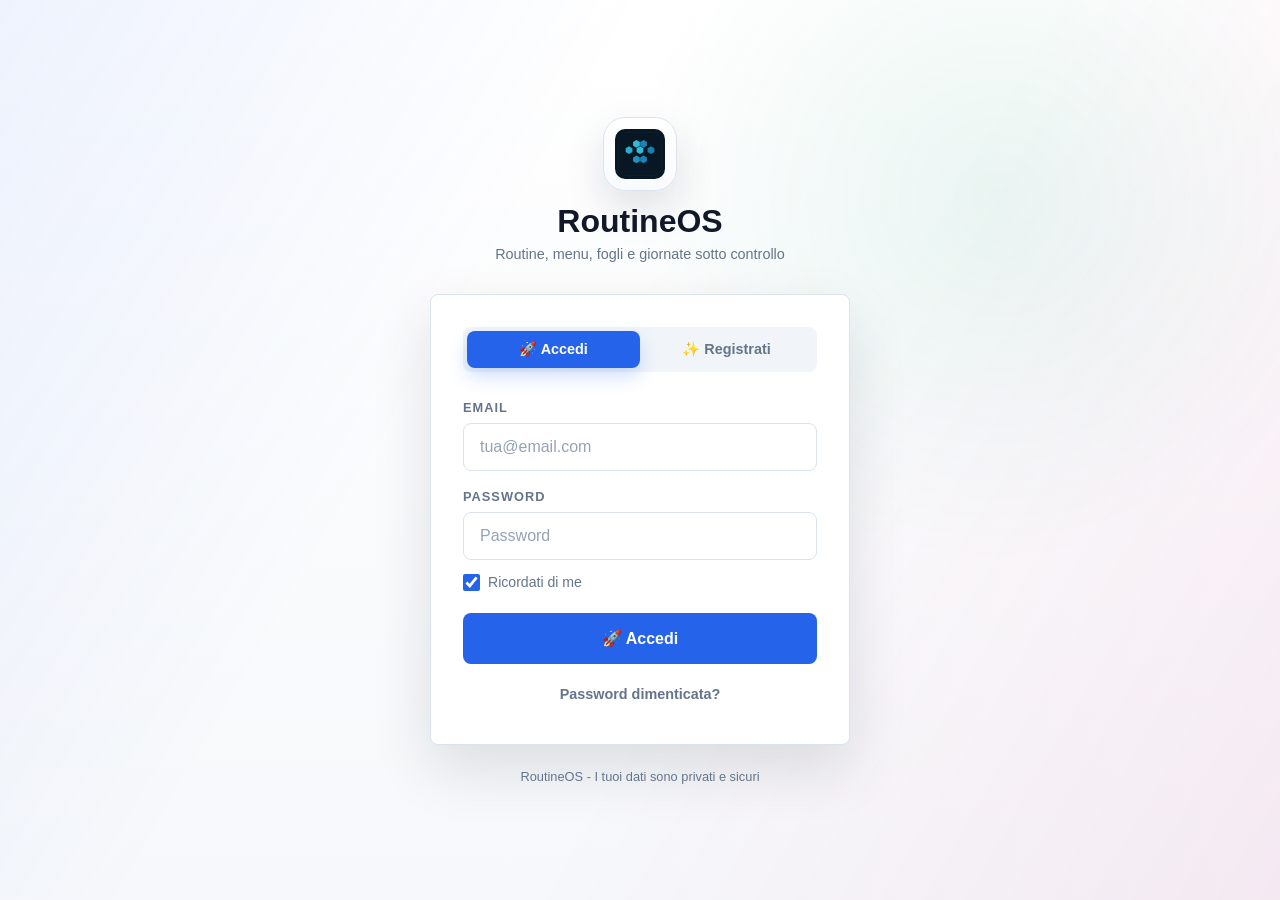
<file: frontend/index.html>
﻿<!DOCTYPE html>
<html lang="it">
<head>
    <meta charset="UTF-8">
    <meta name="viewport" content="width=device-width, initial-scale=1.0">
    <title>RoutineOS Dashboard</title>
    <link rel="icon" type="image/png" sizes="16x16" href="favicon-16.png">
    <link rel="icon" type="image/png" sizes="32x32" href="favicon-32.png">
    <link rel="icon" href="favicon-v2.ico">
    <link rel="apple-touch-icon" sizes="180x180" href="apple-touch-icon.png">
    <link rel="manifest" href="site.webmanifest?v=routineos-pwa-2">
    <meta name="theme-color" content="#081724">
    <link rel="stylesheet" href="styles.css?v=routineos-visual-16">
    <style>
        .shop-badge {
            background: var(--success);
            color: white;
            padding: 2px 10px;
            border-radius: 20px;
            font-size: 0.85rem;
            margin-left: 10px;
            font-weight: bold;
        }
        .empty-state {
            text-align: center;
            padding: 34px;
            color: var(--dim);
            border: 2px dashed #334155;
            border-radius: 12px;
            background: rgba(255,255,255,0.02);
        }
        .btn-check {
            background: rgba(16, 185, 129, 0.1);
            color: #10b981;
            border: 1px solid rgba(16, 185, 129, 0.2);
            border-radius: 50%;
            width: 36px;
            height: 36px;
            display: flex;
            align-items: center;
            justify-content: center;
            cursor: pointer;
            transition: all 0.2s;
            font-size: 1.2rem;
        }
        .shopping-item {
            transition: all 0.3s;
        }
        .shopping-item:hover {
            border-color: var(--success) !important;
            transform: translateX(5px);
        }
        .dashboard-card-list {
            display: grid;
            gap: 10px;
            margin-bottom: 16px;
        }
        .dashboard-note-card,
        .dashboard-comment-card {
            border: 1px solid #334155;
            background: rgba(15, 23, 42, 0.5);
            border-radius: 8px;
            padding: 14px;
        }
        .dashboard-comment-card {
            border-left: 4px solid var(--accent);
        }
        .dashboard-note-card {
            border-left: 4px solid var(--success);
        }
        .dashboard-card-meta {
            color: var(--dim);
            font-size: 0.76rem;
            margin-top: 6px;
        }
        .dashboard-card-actions {
            display: flex;
            justify-content: space-between;
            gap: 12px;
            align-items: flex-start;
            flex-wrap: wrap;
        }
        .dashboard-card-actions > div {
            flex: 1;
            min-width: 0;
        }
        .dashboard-card-buttons {
            display: flex;
            gap: 6px;
            flex-wrap: wrap;
            justify-content: flex-end;
        }
        .dashboard-input {
            width: 100%;
            resize: vertical;
            min-height: 86px;
            line-height: 1.5;
            background: rgba(15,23,42,.72);
        }
        .dashboard-note-form {
            display: grid;
            gap: 12px;
        }
        .dashboard-linked-task {
            cursor: pointer;
        }
        .dashboard-linked-task:hover .task-title {
            color: var(--accent);
        }
        .dashboard-sub-detail {
            display: block;
            color: var(--success);
            font-weight: 700;
            font-size: 0.86rem;
        }
        .dashboard-open-hint {
            display: block;
            font-size: 0.72rem;
        }
    </style>
</head>
<body>
    <div class="app-shell">
        <aside class="side-menu">
            <a class="active" href="index.html">🏠 Dashboard</a>
            <a href="routine.html">✅ Routine</a>
            <a href="sottoroutine.html">🧩 Sottoroutine</a>
            <a href="menu.html">🍽️ Menu</a>
            <div class="side-divider"></div>
            <div class="side-section sheets-side-section">
                <div class="side-sheet-list" data-sheets-nav>
                    <a href="fogli.html">📄 Foglio bianco</a>
                </div>
                <button class="side-add" type="button" onclick="quickAddSheet()" title="Aggiungi foglio">＋ Foglio</button>
            </div>
            <div class="side-divider"></div>
                        <a href="statistiche.html">📊 Statistiche</a>
            <div class="side-divider"></div>
            <a href="profile.html">👤 Profilo</a>
            <button onclick="logout()">↪ Logout</button>
        </aside>

        <main class="container">
            <header style="display:flex; justify-content:space-between; align-items:center; margin-bottom:32px; padding: 20px 0;">
                <div>
                    <h1 id="stagione" style="margin:0; font-size:2.4rem; color:var(--accent);">Caricamento...</h1>
                    <div class="info-container">
                        <div class="datetime-row">
                            <span id="info-data">Caricamento data...</span>
                            <span id="info-ora">--:--:--</span>
                        </div>
                        <div id="saluto-dinamico">Benvenuto</div>
                        <div id="today-routine-summary" style="color:var(--dim); margin-top:10px; line-height:1.45;">Sto preparando il riepilogo della giornata...</div>
                    </div>
                </div>
            </header>

            <section class="card" style="border-left: 5px solid var(--success);">
                <header style="border-bottom: 1px solid #334155; margin-bottom: 20px; padding-bottom: 15px;">
                    <h2 style="margin:0;">Cose da fare oggi</h2>
                    <p style="color:var(--dim); margin:6px 0 0; font-size:0.9rem;">Routine e sottoroutine dovute nella giornata corrente.</p>
                </header>
                <div id="today-routines-display">
                    <p class="empty-state">Sto cercando le routine di oggi...</p>
                </div>
                <div id="dashboard-history-panel" class="dashboard-history-panel" hidden>
                    <header class="stats-section-head">
                        <div>
                            <h3>Cronologia attività</h3>
                            <p>Seleziona un giorno per correggere lo stato di un'attività passata.</p>
                        </div>
                        <input id="dashboard-history-month" type="month" onchange="renderDashboardHistoryCalendar()">
                    </header>
                    <div id="dashboard-history-calendar" class="stats-calendar"></div>
                    <div id="dashboard-history-detail" class="stats-day-detail"></div>
                </div>
            </section>

            <section class="card">
                <header style="border-bottom: 1px solid #334155; margin-bottom: 16px; padding-bottom: 12px;">
                    <h2 style="margin:0;">Commenti</h2>
                    <p style="color:var(--dim); margin:6px 0 0; font-size:0.9rem;">Pensieri veloci, promemoria e appunti brevi.</p>
                </header>
                <div id="dashboard-comments-list" class="dashboard-card-list"></div>
                <textarea id="dashboard-comments" class="dashboard-input" rows="4" placeholder="Aggiungi un commento..."></textarea>
                <div style="display:flex; gap:10px; align-items:center; margin-top:12px;">
                    <button class="btn outline" onclick="addDashboardComment()">Aggiungi commento</button>
                    <span id="dashboard-comments-status" style="color:var(--dim); font-size:0.85rem;"></span>
                </div>
            </section>

            <section class="card">
                <header style="border-bottom: 1px solid #334155; margin-bottom: 16px; padding-bottom: 12px;">
                    <h2 style="margin:0;">Note</h2>
                    <p style="color:var(--dim); margin:6px 0 0; font-size:0.9rem;">Schede piu lunghe per idee, pianificazioni e descrizioni strutturate.</p>
                </header>
                <div id="dashboard-notes-list" class="dashboard-card-list"></div>
                <div class="dashboard-note-form">
                    <div>
                        <label>Titolo</label>
                        <input id="dashboard-note-title">
                    </div>
                    <div>
                        <label>Testo</label>
                        <textarea id="dashboard-note-body" class="dashboard-input" rows="7"></textarea>
                    </div>
                </div>
                <div style="display:flex; gap:10px; align-items:center; margin-top:12px;">
                    <button class="btn outline" onclick="addDashboardNote()">Aggiungi nota</button>
                    <span id="dashboard-notes-status" style="color:var(--dim); font-size:0.85rem;"></span>
                </div>
            </section>
        </main>
    </div>
    <script src="config.js?v=routineos-config-1"></script>

    <script src="script.js?v=routineos-api-23"></script>
</body>
</html>
</file>
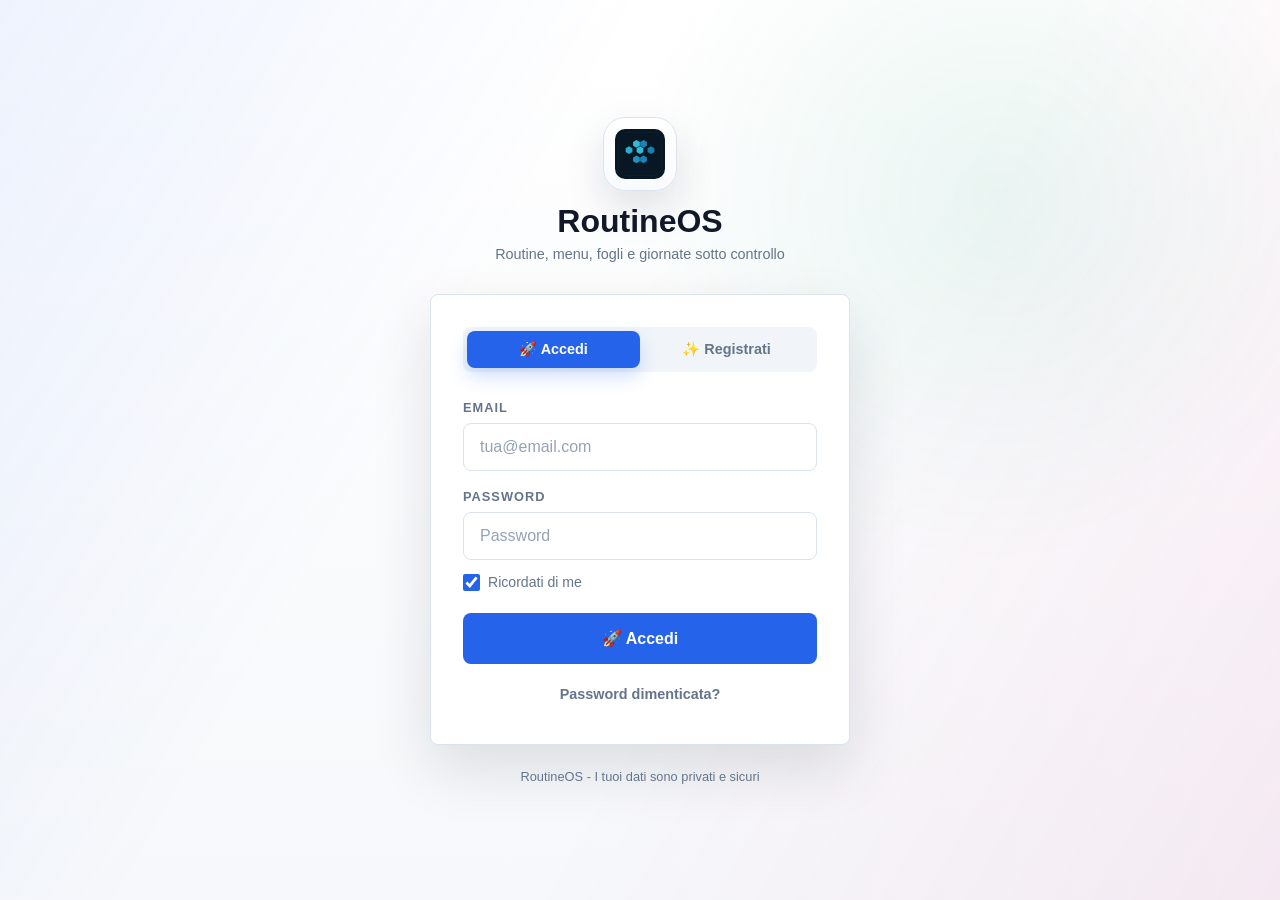
<file: frontend/cucina.html>
﻿<!DOCTYPE html>
<html lang="it">
<head>
    <meta charset="UTF-8">
    <meta name="viewport" content="width=device-width, initial-scale=1.0">
    <meta http-equiv="refresh" content="0; url=menu.html">
    <title>RoutineOS - Menu</title>
    <link rel="icon" type="image/png" sizes="16x16" href="favicon-16.png">
    <link rel="icon" type="image/png" sizes="32x32" href="favicon-32.png">
    <link rel="icon" href="favicon-v2.ico">
    <link rel="apple-touch-icon" sizes="180x180" href="apple-touch-icon.png">
    <link rel="manifest" href="site.webmanifest?v=routineos-pwa-2">
    <meta name="theme-color" content="#081724">
    <link rel="stylesheet" href="styles.css?v=routineos-visual-16">
    <script src="config.js?v=routineos-config-1"></script>
</head>
<body>
    <p>Reindirizzamento a <a href="menu.html">🍽️ Menu</a>...</p>
</body>
</html>
</file>
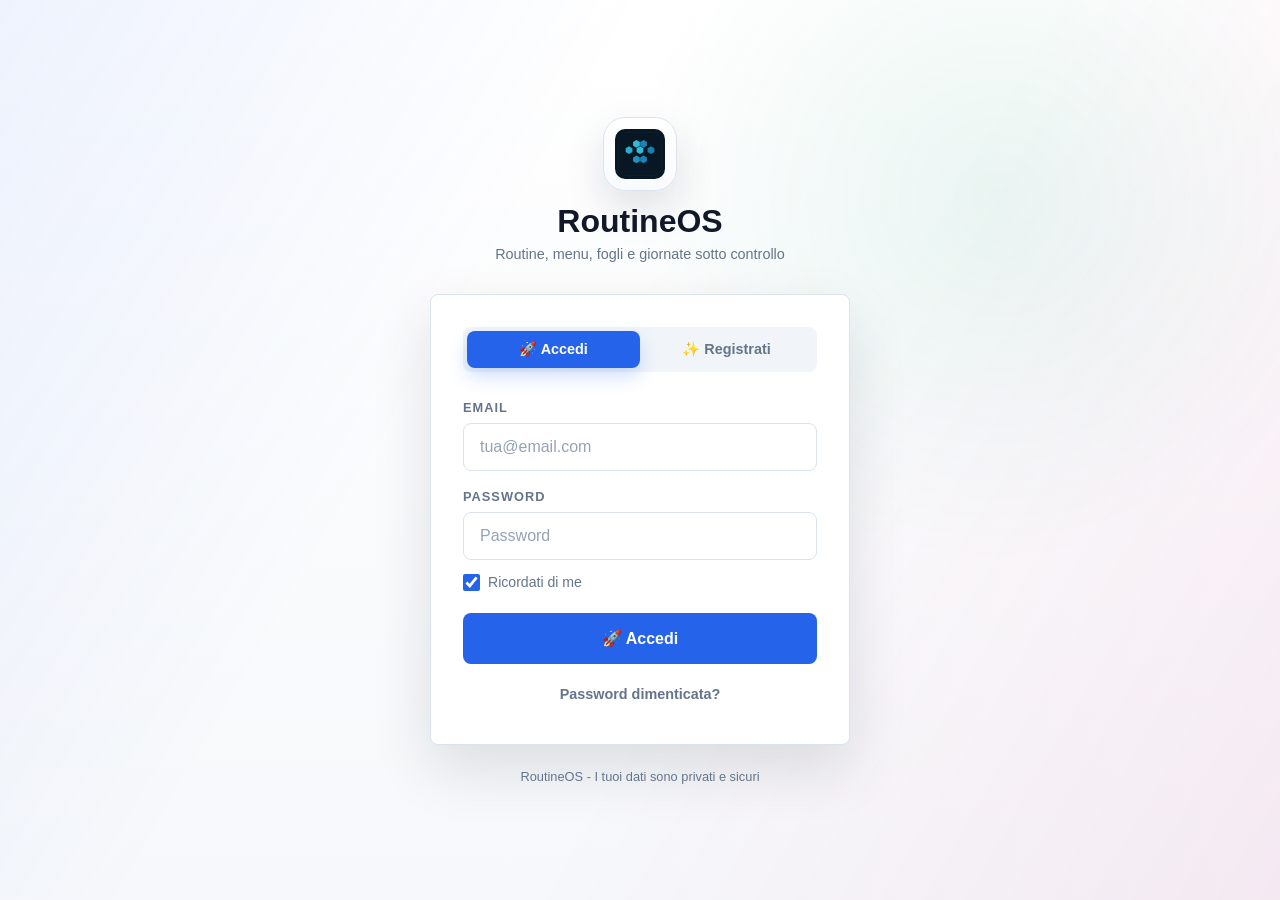
<file: frontend/fogli.html>
﻿<!DOCTYPE html>
<html lang="it">
<head>
    <meta charset="UTF-8">
    <meta name="viewport" content="width=device-width, initial-scale=1.0">
    <title>RoutineOS - Fogli</title>
    <link rel="icon" type="image/png" sizes="16x16" href="favicon-16.png">
    <link rel="icon" type="image/png" sizes="32x32" href="favicon-32.png">
    <link rel="icon" href="favicon-v2.ico">
    <link rel="apple-touch-icon" sizes="180x180" href="apple-touch-icon.png">
    <link rel="manifest" href="site.webmanifest?v=routineos-pwa-2">
    <meta name="theme-color" content="#081724">
    <link rel="stylesheet" href="styles.css?v=routineos-visual-16">
    <style>
        .sheets-layout { display:grid; grid-template-columns:300px minmax(0,1fr); gap:18px; align-items:start; }
        .sheets-panel { position:sticky; top:20px; display:grid; gap:10px; }
        .sheet-tree { display:grid; gap:6px; }
        .sheet-tree-item { display:grid; grid-template-columns:24px minmax(0,1fr) auto; gap:8px; align-items:center; border:1px solid #334155; background:rgba(15,23,42,.42); border-radius:8px; padding:10px; }
        .sheet-tree-item button { padding:7px 9px; }
        .sheet-tree-item.active { border-color:var(--accent); background:rgba(59,130,246,.16); }
        .sheet-tree-main { min-width:0; cursor:pointer; }
        .sheet-tree-title { font-weight:700; overflow:hidden; text-overflow:ellipsis; white-space:nowrap; }
        .sheet-tree-meta { color:var(--dim); font-size:.75rem; }
        .sheet-child { margin-left:20px; }
        .sheet-editor-head { display:grid; gap:14px; margin-bottom:20px; }
        .sheet-title-input { font-size:1.8rem; font-weight:800; padding:15px 16px; border-color:#475569; background:rgba(15,23,42,.7); }
        .sheet-toolbar { display:flex; gap:10px; flex-wrap:wrap; align-items:center; }
        .sheet-body { width:100%; box-sizing:border-box; min-height:360px; resize:vertical; line-height:1.6; background:#0f172a; border:1px solid #334155; color:white; border-radius:8px; padding:14px; }
        .sheet-body:focus { border-color:var(--accent); box-shadow:0 0 0 3px rgba(59,130,246,.14); outline:none; }
        .sheet-empty { border:1px dashed #475569; border-radius:10px; padding:28px; color:var(--dim); text-align:center; background:rgba(15,23,42,.28); }
        .sheet-section-label { color:var(--accent); font-size:.82rem; font-weight:800; letter-spacing:1px; text-transform:uppercase; margin:4px 0 10px; }
        .sheet-children-box { margin:0 0 20px; padding:14px; border:1px solid #334155; border-radius:10px; background:rgba(15,23,42,.28); }
        .sheet-row-actions { display:flex; gap:6px; flex-wrap:wrap; justify-content:flex-end; }
        .sheet-row-actions .btn { padding:7px 9px; font-size:.78rem; }
        @media (max-width:900px) {
            .sheets-layout { grid-template-columns:1fr; }
            .sheets-panel { position:static; }
        }
    </style>
</head>
<body>
    <div class="app-shell">
        <aside class="side-menu">
            <a href="index.html">🏠 Dashboard</a>
            <a href="routine.html">✅ Routine</a>
            <a href="sottoroutine.html">🧩 Sottoroutine</a>
            <a href="menu.html">🍽️ Menu</a>
            <div class="side-divider"></div>
            <div class="side-section sheets-side-section">
                <div class="side-sheet-list" data-sheets-nav>
                    <a href="fogli.html">📄 Foglio bianco</a>
                </div>
                <button class="side-add" type="button" onclick="quickAddSheet()" title="Aggiungi foglio">＋ Foglio</button>
            </div>
            <div class="side-divider"></div>
                        <a href="statistiche.html">📊 Statistiche</a>
            <div class="side-divider"></div>
            <a href="profile.html">👤 Profilo</a>
            <button onclick="logout()">↪ Logout</button>
        </aside>

        <main class="container">
            <header style="margin-bottom:30px; padding:10px 0;">
                <h1 style="margin:0;">Fogli</h1>
                <p style="color:var(--dim); margin:6px 0 0;">Organizza appunti, piani e sotto-fogli in uno spazio flessibile.</p>
            </header>

            <div class="sheets-layout">
                <section class="card sheets-panel">
                    <div style="display:flex; justify-content:space-between; gap:10px; align-items:center;">
                        <h2 style="margin:0;">I tuoi fogli</h2>
                        <button class="btn primary" onclick="createSheet()">+</button>
                    </div>
                    <div id="sheet-tree" class="sheet-tree"></div>
                </section>

                <section class="card">
                    <div id="sheet-editor-empty" class="sheet-empty">
                        Crea o seleziona un foglio per iniziare.
                    </div>

                    <div id="sheet-editor" style="display:none;">
                        <div class="sheet-editor-head">
                            <input id="sheet-title" class="sheet-title-input" placeholder="Titolo foglio">
                            <div class="sheet-toolbar">
                                <button class="btn primary" onclick="saveCurrentSheet()">Salva foglio</button>
                                <button class="btn outline" onclick="createChildSheet()">Aggiungi sotto-foglio</button>
                                <button class="btn danger" onclick="deleteCurrentSheet()">Elimina foglio</button>
                                <span id="sheet-status" style="color:var(--dim);"></span>
                            </div>
                        </div>

                        <div id="sheet-children" class="task-list" style="margin-bottom:18px;"></div>
                        <div class="sheet-section-label">Corpo del foglio</div>
                        <textarea id="sheet-body" class="sheet-body" placeholder="Scrivi qui il corpo del foglio..."></textarea>
                    </div>
                </section>
            </div>
        </main>
    </div>
    <script src="config.js?v=routineos-config-1"></script>

    <script src="script.js?v=routineos-api-21"></script>
</body>
</html>
</file>
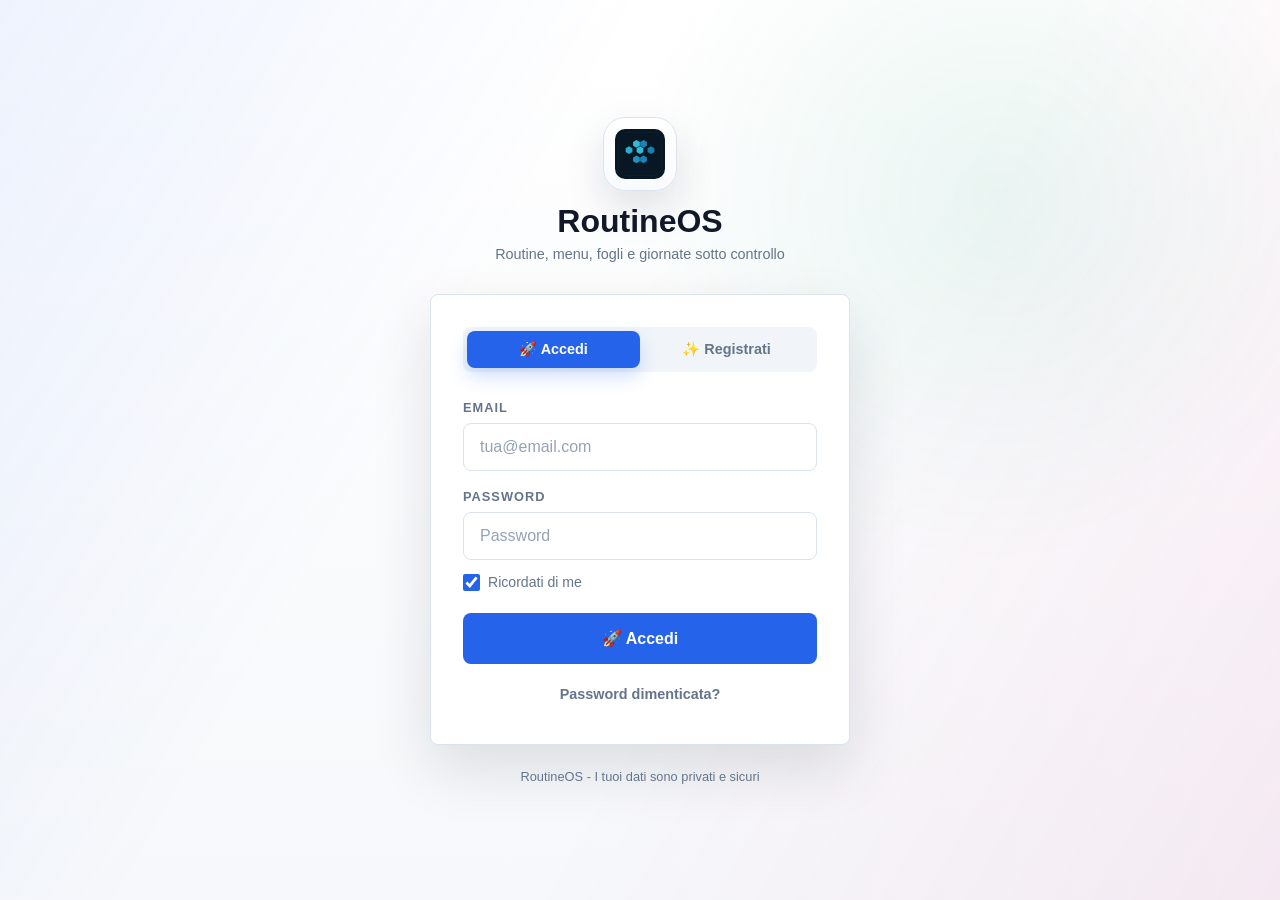
<file: frontend/inventario.html>
﻿<!DOCTYPE html>
<html lang="it">
<head>
    <meta charset="UTF-8">
    <meta name="viewport" content="width=device-width, initial-scale=1.0">
    <title>RoutineOS - Inventario Professionale</title>
    <link rel="icon" type="image/png" sizes="16x16" href="favicon-16.png">
    <link rel="icon" type="image/png" sizes="32x32" href="favicon-32.png">
    <link rel="icon" href="favicon-v2.ico">
    <link rel="apple-touch-icon" sizes="180x180" href="apple-touch-icon.png">
    <link rel="manifest" href="site.webmanifest?v=routineos-pwa-2">
    <meta name="theme-color" content="#081724">
    <link rel="stylesheet" href="styles.css?v=routineos-visual-16">
    <style>
        .btn-del {
            background: rgba(239, 68, 68, 0.1);
            color: #ef4444;
            border: 1px solid rgba(239, 68, 68, 0.2);
            border-radius: 50%;
            width: 30px;
            height: 30px;
            display: flex;
            align-items: center;
            justify-content: center;
            cursor: pointer;
            font-size: 16px;
            transition: all 0.2s;
        }
        .btn-del:hover {
            background: #ef4444;
            color: white;
            transform: scale(1.1);
        }

        .unit-input {
            min-width: 82px;
        }
        
        #inv-table tr { transition: background 0.2s; }
        #inv-table tr:hover { background: rgba(255, 255, 255, 0.02); }
        
        input, select {
            background: #1e293b;
            border: 1px solid #334155;
            color: white;
            padding: 8px;
            border-radius: 6px;
        }
        input:focus { border-color: var(--accent); outline: none; }
    </style>
</head>
<body>
    <div class="container">
        <header style="display:flex; align-items:center; justify-content:space-between; margin-bottom:30px; padding: 10px 0;">
            <div style="display:flex; align-items:center; gap:20px;">
                <button class="btn outline" onclick="window.location.href='index.html'">Home</button>
                <h1 style="margin:0;">Gestione Dispensa</h1>
            </div>
            <div style="display:flex; align-items:center; gap:12px;">
                <div id="status-save" style="font-size: 0.9rem; font-weight: bold; letter-spacing: 1px;"></div>
                <button class="btn danger" onclick="logout()">↪ Logout</button>
            </div>
        </header>

        <section class="card" style="padding: 0; overflow: hidden; border: 1px solid #334155;">
            <table id="inv-table" style="width: 100%; border-collapse: collapse;">
                <thead style="background: rgba(255,255,255,0.05); color: var(--accent); text-transform: uppercase; font-size: 0.75rem;">
                    <tr>
                        <th style="padding:20px; text-align:left;">Prodotto</th>
                        <th style="padding:20px; text-align:center;">Scorta (Conf)</th>
                        <th style="padding:20px; text-align:center;">Max</th>
                        <th style="padding:20px; text-align:center;">Unita</th>
                        <th style="padding:20px; text-align:center;">Contenuto</th>
                        <th style="padding:20px; text-align:center;">Soglia Alert</th>
                        <th style="padding:20px;"></th>
                    </tr>
                </thead>
                <tbody id="inventory-table-body"></tbody>
            </table>
        </section>

        <footer style="margin-top:30px; display:flex; gap:15px; padding-bottom: 50px;">
            <button class="btn primary" style="flex:2; padding: 22px; font-weight: bold; font-size: 1.1rem; box-shadow: 0 10px 20px rgba(0,0,0,0.3);" onclick="salvaTuttoInventario()">
                SALVA TUTTE LE MODIFICHE
            </button>
            <button class="btn outline" style="flex:1;" onclick="aggiungiRigaVuota()">+ AGGIUNGI NUOVO</button>
        </footer>
    </div>
    <script src="config.js?v=routineos-config-1"></script>

    <script src="script.js?v=routineos-api-21"></script>
    <script>
        // Funzioni locali specifiche per la gestione dell'interfaccia inventario
        function aggiungiRigaVuota() {
            const body = document.getElementById('inventory-table-body');
            const tr = document.createElement('tr');
            tr.style.borderBottom = "1px solid #1e293b";
            tr.innerHTML = `
                <td style="padding:15px;"><input type="text" placeholder="Es: Farina" class="edit-nome" style="width:100%"></td>
                <td style="padding:15px; text-align:center;"><input type="number" value="1" step="0.1" class="edit-attuale" style="width:80px"></td>
                <td style="padding:15px; text-align:center;"><input type="number" value="5" class="edit-max" style="width:80px"></td>
                <td style="padding:15px; text-align:center;">
                    <input class="edit-unita unit-input" list="unita-standard" value="g" placeholder="g, ml, pz...">
                </td>
                <td style="padding:15px; text-align:center;"><input type="number" value="1000" class="edit-fattore" style="width:100px"></td>
                <td style="padding:15px; text-align:center;"><input type="number" value="1" class="edit-alert" style="width:80px"></td>
                <td style="padding:15px; text-align:center;">
                    <button class="btn-del" onclick="this.parentElement.parentElement.remove()">X</button>
                </td>
            `;
            body.appendChild(tr);
        }

        async function salvaTuttoInventario() {
    const status = document.getElementById('status-save');
    status.style.color = "var(--accent)";
    status.innerText = "SALVATAGGIO...";

    const rows = document.querySelectorAll('#inventory-table-body tr');
    const listaPerServer = []; // Usiamo un array per evitare sovrascritture casuali

    rows.forEach(row => {
        const inputNome = row.querySelector('.edit-nome');
        if (!inputNome || !inputNome.value.trim()) return;

        const nomeRaw = inputNome.value.trim();
        const nomePulito = nomeRaw.toLowerCase().replace(/\s+/g, '_');
        
        // Prendiamo l'unita e il fattore (contenuto)
        const unita = row.querySelector('.edit-unita').value;
        const fattore = parseFloat(row.querySelector('.edit-fattore').value) || 1;

        // Creiamo l'oggetto con i nomi esatti che Python si aspetta
        const data = {
            original_nome: row.dataset.originalName || nomePulito,
            nome: nomePulito,
            confezioni_attuali: parseFloat(row.querySelector('.edit-attuale').value) || 0,
            confezioni_massime: parseFloat(row.querySelector('.edit-max').value) || 0,
            alert: parseFloat(row.querySelector('.edit-alert').value) || 0,
            unita_misura: unita,
            valore_per_confezione: fattore // <--- UNIFICATO QUI
        };

        listaPerServer.push(data);
    });

    try {
        const res = await apiFetch(API + "/inventario/save", {
            method: "POST",
            headers: {"Content-Type":"application/json"},
            // Inviamo l'inventario come lista (piu robusto)
            body: JSON.stringify({ inventario: listaPerServer, delete_missing: true }) 
        });

        if(res.ok) {
            status.style.color = "#10b981";
            status.innerText = "DATI SALVATI!";
            setTimeout(() => location.reload(), 800);
        } else {
            throw new Error("Errore server");
        }
    } catch (e) {
        status.style.color = "#ef4444";
        status.innerText = "ERRORE";
        console.error(e);
    }
}
    </script>
    <datalist id="unita-standard">
        <option value="g"></option>
        <option value="ml"></option>
        <option value="pz"></option>
    </datalist>
</body>
</html>
</file>
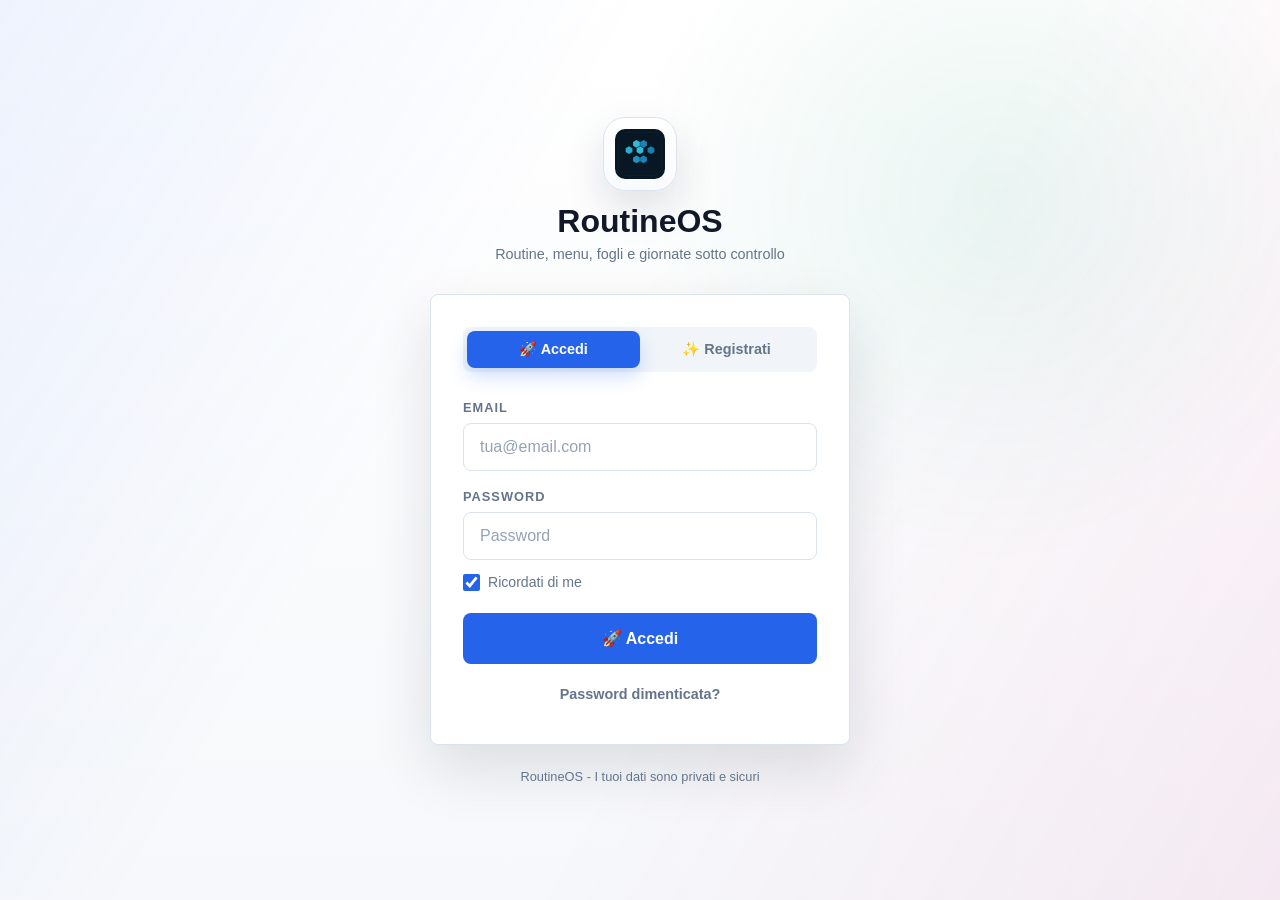
<file: frontend/login.html>
﻿<!DOCTYPE html>
<html lang="it">
<head>
    <meta charset="UTF-8">
    <meta name="viewport" content="width=device-width, initial-scale=1.0">
    <title>RoutineOS - Accedi</title>
    <link rel="icon" type="image/png" sizes="16x16" href="favicon-16.png">
    <link rel="icon" type="image/png" sizes="32x32" href="favicon-32.png">
    <link rel="icon" href="favicon-v2.ico">
    <link rel="apple-touch-icon" sizes="180x180" href="apple-touch-icon.png">
    <link rel="manifest" href="site.webmanifest?v=routineos-pwa-2">
    <meta name="theme-color" content="#081724">
    <style>
        :root {
            --bg: #0f172a;
            --card: #1e293b;
            --accent: #3b82f6;
            --accent-rgb: 59, 130, 246;
            --text: #f8fafc;
            --dim: #94a3b8;
            --danger: #ef4444;
            --success: #10b981;
            --border: #334155;
        }

        * { box-sizing: border-box; margin: 0; padding: 0; }

        body {
            background: var(--bg);
            color: var(--text);
            font-family: 'Segoe UI', Roboto, sans-serif;
            min-height: 100vh;
            display: flex;
            align-items: center;
            justify-content: center;
            padding: 20px;
            position: relative;
            overflow: hidden;
        }

        /* Sfondo animato */
        body::before {
            content: '';
            position: fixed;
            top: -50%;
            left: -50%;
            width: 200%;
            height: 200%;
            background: radial-gradient(ellipse at 20% 50%, rgba(59,130,246,0.07) 0%, transparent 50%),
                        radial-gradient(ellipse at 80% 20%, rgba(16,185,129,0.05) 0%, transparent 50%);
            animation: bgShift 10s ease-in-out infinite alternate;
            pointer-events: none;
        }

        @keyframes bgShift {
            from { transform: translateX(0) translateY(0); }
            to   { transform: translateX(2%) translateY(2%); }
        }

        .login-container {
            width: 100%;
            max-width: 420px;
            animation: fadeInUp 0.5s ease;
            position: relative;
            z-index: 1;
        }

        @keyframes fadeInUp {
            from { opacity: 0; transform: translateY(20px); }
            to   { opacity: 1; transform: translateY(0); }
        }

        /* Logo / Header */
        .login-header {
            text-align: center;
            margin-bottom: 32px;
        }

        .login-logo {
            width: min(260px, 78vw);
            height: 82px;
            margin: 0 auto 8px;
            background: url("icona.svg") center / 58px 58px no-repeat;
            font-size: 0;
        }

        .login-title {
            font-size: 2rem;
            font-weight: 800;
            color: var(--accent);
            letter-spacing: -1px;
        }

        .login-subtitle {
            color: var(--dim);
            font-size: 0.9rem;
            margin-top: 6px;
        }

        /* Card */
        .card {
            background: var(--card);
            border-radius: 20px;
            padding: 32px;
            border: 1px solid rgba(255,255,255,0.06);
            box-shadow: 0 25px 50px rgba(0,0,0,0.4);
        }

        /* Tabs Login / Registrati */
        .tabs {
            display: flex;
            background: rgba(0,0,0,0.3);
            border-radius: 10px;
            padding: 4px;
            margin-bottom: 28px;
        }

        .tab {
            flex: 1;
            padding: 10px;
            text-align: center;
            border-radius: 8px;
            cursor: pointer;
            font-size: 0.9rem;
            font-weight: 600;
            color: var(--dim);
            transition: all 0.2s;
            border: none;
            background: transparent;
        }

        .tab.active {
            background: var(--accent);
            color: white;
            box-shadow: 0 4px 12px rgba(59,130,246,0.3);
        }

        /* Form */
        .form-group {
            margin-bottom: 18px;
        }

        .form-label {
            display: block;
            font-size: 0.8rem;
            font-weight: 600;
            color: var(--dim);
            text-transform: uppercase;
            letter-spacing: 1px;
            margin-bottom: 8px;
        }

        .form-input {
            width: 100%;
            background: rgba(0,0,0,0.3);
            border: 1px solid var(--border);
            color: var(--text);
            padding: 14px 16px;
            border-radius: 10px;
            font-size: 1rem;
            transition: all 0.2s;
            outline: none;
        }

        .form-input:focus {
            border-color: var(--accent);
            box-shadow: 0 0 0 3px rgba(59,130,246,0.15);
        }

        .form-input::placeholder { color: var(--border); }

        /* Bottone submit */
        .btn-submit {
            width: 100%;
            padding: 16px;
            background: var(--accent);
            color: white;
            border: none;
            border-radius: 12px;
            font-size: 1rem;
            font-weight: 700;
            cursor: pointer;
            transition: all 0.3s;
            margin-top: 8px;
            letter-spacing: 0.5px;
        }

        .btn-submit:hover {
            transform: translateY(-2px);
            box-shadow: 0 10px 25px rgba(59,130,246,0.4);
            filter: brightness(1.1);
        }

        .btn-submit:active { transform: translateY(0); }

        .btn-submit:disabled {
            opacity: 0.6;
            cursor: not-allowed;
            transform: none;
        }

        /* Messaggi errore / successo */
        .message {
            padding: 14px 16px;
            border-radius: 10px;
            font-size: 0.9rem;
            margin-top: 16px;
            display: none;
            animation: fadeIn 0.3s ease;
        }

        @keyframes fadeIn {
            from { opacity: 0; transform: translateY(-5px); }
            to   { opacity: 1; transform: translateY(0); }
        }

        .message.error {
            background: rgba(239,68,68,0.1);
            border: 1px solid rgba(239,68,68,0.3);
            color: #fca5a5;
            display: block;
        }

        .message.success {
            background: rgba(16,185,129,0.1);
            border: 1px solid rgba(16,185,129,0.3);
            color: #6ee7b7;
            display: block;
        }

        /* Loading spinner */
        .spinner {
            display: inline-block;
            width: 16px;
            height: 16px;
            border: 2px solid rgba(255,255,255,0.3);
            border-top-color: white;
            border-radius: 50%;
            animation: spin 0.8s linear infinite;
            margin-right: 8px;
            vertical-align: middle;
        }

        @keyframes spin {
            to { transform: rotate(360deg); }
        }

        /* Footer */
        .login-footer {
            text-align: center;
            margin-top: 24px;
            color: var(--dim);
            font-size: 0.8rem;
        }

        .remember-row {
            display: flex;
            align-items: center;
            justify-content: space-between;
            gap: 12px;
            margin: -4px 0 14px;
            color: var(--dim);
            font-size: 0.88rem;
        }

        .remember-row label {
            display: inline-flex;
            align-items: center;
            gap: 8px;
            cursor: pointer;
        }

        .remember-row input {
            width: 17px;
            height: 17px;
            accent-color: var(--accent);
        }

        /* RoutineOS visual refresh */
        :root {
            --bg: #f6f8fb;
            --card: #ffffff;
            --accent: #2563eb;
            --accent-rgb: 37, 99, 235;
            --text: #111827;
            --dim: #64748b;
            --danger: #dc2626;
            --success: #059669;
            --border: #dbe3ef;
        }

        body {
            background: linear-gradient(180deg, #ffffff 0, #f6f8fb 100%);
            color: var(--text);
            letter-spacing: 0;
        }

        body::before {
            inset: 0;
            width: auto;
            height: auto;
            top: 0;
            left: 0;
            background:
                linear-gradient(120deg, rgba(37,99,235,0.08), transparent 36%),
                linear-gradient(300deg, rgba(219,39,119,0.07), transparent 42%),
                radial-gradient(circle at 78% 22%, rgba(5,150,105,0.08), transparent 30%);
            animation: none;
            z-index: 0;
        }

        .login-logo {
            width: 74px;
            height: 74px;
            border-radius: 22px;
            margin: 0 auto 12px;
            display: block;
            background:
                url("icona.svg") center / 50px 50px no-repeat,
                linear-gradient(180deg, #ffffff, #f8fafc);
            color: transparent;
            font-size: 0;
            border: 1px solid var(--border);
            box-shadow: 0 18px 40px rgba(15,23,42,0.12);
        }

        .login-container {
            opacity: 1 !important;
            transform: none !important;
            animation: none !important;
        }

        .login-title {
            color: #111827;
            letter-spacing: 0;
        }

        .card {
            background: #ffffff;
            border: 1px solid var(--border);
            border-radius: 8px;
            box-shadow: 0 24px 60px rgba(15,23,42,0.12);
        }

        .tabs {
            background: #f1f5f9;
            border-radius: 8px;
        }

        .tab {
            border-radius: 8px;
        }

        .tab.active {
            background: var(--accent);
            box-shadow: 0 8px 18px rgba(37,99,235,0.22);
        }

        .form-input {
            background: #ffffff;
            border-color: var(--border);
            color: var(--text);
            border-radius: 8px;
        }

        .form-input:focus {
            box-shadow: 0 0 0 4px rgba(37,99,235,0.12);
        }

        .form-input::placeholder {
            color: #94a3b8;
        }

        .btn-submit {
            border-radius: 8px;
            letter-spacing: 0;
        }

        .btn-submit:hover {
            box-shadow: 0 14px 28px rgba(37,99,235,0.22);
            filter: none;
        }

        .message.error {
            background: #fef2f2;
            border-color: #fecaca;
            color: #b91c1c;
        }

        .message.success {
            background: #ecfdf5;
            border-color: #a7f3d0;
            color: #047857;
        }
    </style>
</head>
<body>

<div class="login-container">

    <div class="login-header">
        <div class="login-logo">RO</div>
        <div class="login-title">RoutineOS</div>
        <div class="login-subtitle">Routine, menu, fogli e giornate sotto controllo</div>
    </div>

    <div class="card">

        <!-- Tabs -->
        <div class="tabs">
            <button class="tab active" id="tab-login" onclick="switchTab('login')">🚀 Accedi</button>
            <button class="tab" id="tab-register" onclick="switchTab('register')">✨ Registrati</button>
        </div>

        <!-- Form Login -->
        <div id="form-login">
            <div class="form-group">
                <label class="form-label">Email</label>
                <input type="email" id="login-email" class="form-input" placeholder="tua@email.com" autocomplete="email">
            </div>
            <div class="form-group">
                <label class="form-label">Password</label>
                <input type="password" id="login-password" class="form-input" placeholder="Password" autocomplete="current-password">
            </div>
            <div class="remember-row">
                <label><input type="checkbox" id="remember-me" checked> Ricordati di me</label>
            </div>
            <button class="btn-submit" id="btn-login" onclick="doLogin()">🚀 Accedi</button>
            <button class="tab" style="width:100%; margin-top:12px;" onclick="resetPassword()">Password dimenticata?</button>
            <div id="msg-login" class="message"></div>
        </div>

        <!-- Form Registrazione -->
        <div id="form-register" style="display:none;">
            <div class="form-group">
                <label class="form-label">Email</label>
                <input type="email" id="reg-email" class="form-input" placeholder="tua@email.com" autocomplete="email">
            </div>
            <div class="form-group">
                <label class="form-label">Password</label>
                <input type="password" id="reg-password" class="form-input" placeholder="Minimo 6 caratteri" autocomplete="new-password">
            </div>
            <div class="form-group">
                <label class="form-label">Conferma Password</label>
                <input type="password" id="reg-confirm" class="form-input" placeholder="Ripeti la password" autocomplete="new-password">
            </div>
            <button class="btn-submit" id="btn-register" onclick="doRegister()">✨ Crea account</button>
            <div id="msg-register" class="message"></div>
        </div>

    </div>

    <div class="login-footer">
        RoutineOS - I tuoi dati sono privati e sicuri
    </div>

</div>

<script src="config.js?v=routineos-config-1"></script>
<script>
    // -------------------------------------------------------
    // CONFIGURAZIONE
    // -------------------------------------------------------
    const isLocalFrontend = location.protocol === "file:" || location.hostname === "localhost" || location.hostname === "127.0.0.1";
    const savedApiUrl = localStorage.getItem("pantrypro_api") || "";
    const savedApiIsLocal = /^https?:\/\/(localhost|127\.0\.0\.1)(:|\/|$)/i.test(savedApiUrl);
    const API = (isLocalFrontend || !savedApiIsLocal ? savedApiUrl : "")
        || (window.ROUTINEOS_CONFIG && window.ROUTINEOS_CONFIG.API_URL)
        || (isLocalFrontend ? "http://localhost:8765" : "");

    // -------------------------------------------------------
    // Se l'utente e gia loggato, vai direttamente alla dashboard
    // -------------------------------------------------------
    window.addEventListener('DOMContentLoaded', () => {
        const token = localStorage.getItem('pantrypro_token') || sessionStorage.getItem('pantrypro_token');
        if (token) {
            window.location.href = 'index.html';
        }
        const remember = localStorage.getItem('pantrypro_remember_me');
        document.getElementById('remember-me').checked = remember !== '0';

        // Enter key per submit
        document.addEventListener('keydown', (e) => {
            if (e.key === 'Enter') {
                const activeTab = document.getElementById('form-login').style.display !== 'none'
                    ? 'login' : 'register';
                if (activeTab === 'login') doLogin();
                else doRegister();
            }
        });
    });

    // -------------------------------------------------------
    // SWITCH TAB
    // -------------------------------------------------------
    function switchTab(tab) {
        const isLogin = tab === 'login';
        document.getElementById('form-login').style.display    = isLogin ? 'block' : 'none';
        document.getElementById('form-register').style.display = isLogin ? 'none'  : 'block';
        document.getElementById('tab-login').classList.toggle('active', isLogin);
        document.getElementById('tab-register').classList.toggle('active', !isLogin);
        clearMessages();
    }

    function clearMessages() {
        ['msg-login', 'msg-register'].forEach(id => {
            const el = document.getElementById(id);
            el.className = 'message';
            el.textContent = '';
        });
    }

    function showMessage(id, text, type) {
        const el = document.getElementById(id);
        el.textContent = formatAuthMessage(text);
        el.className = `message ${type}`;
    }

    function formatAuthMessage(text) {
        const raw = String(text || '');
        const message = raw.toLowerCase();

        if (message.includes('email rate limit exceeded') || message.includes('rate limit')) {
            return "Hai fatto troppi tentativi in poco tempo. Aspetta qualche minuto e riprova.";
        }

        if (message.includes('already registered') || message.includes('user already registered') || message.includes('already exists')) {
            return "Questa email sembra gia registrata. Prova ad accedere invece di creare un nuovo account.";
        }

        if (message.includes('redirect') || message.includes('not allowed')) {
            return "Il link di recupero non e ancora consentito da Supabase. Aggiungi il Redirect URL dell'app nelle impostazioni Auth.";
        }

        return raw;
    }

    function setLoading(btnId, loading, defaultText) {
        const btn = document.getElementById(btnId);
        btn.disabled = loading;
        btn.innerHTML = loading
            ? `<span class="spinner"></span> Attendere...`
            : defaultText;
    }

    // -------------------------------------------------------
    // LOGIN
    // -------------------------------------------------------
    async function doLogin() {
        const email    = document.getElementById('login-email').value.trim();
        const password = document.getElementById('login-password').value;
        const remember = document.getElementById('remember-me').checked;

        if (!email || !password) {
            showMessage('msg-login', 'Inserisci email e password.', 'error');
            return;
        }

        setLoading('btn-login', true, 'Accedi');

        try {
            const res = await fetch(`${API}/auth/login`, {
                method: 'POST',
                headers: { 'Content-Type': 'application/json' },
                body: JSON.stringify({ email, password })
            });

            const data = await res.json();

            if (res.ok && data.status === 'success') {
                const storage = remember ? localStorage : sessionStorage;
                const other = remember ? sessionStorage : localStorage;
                ['pantrypro_token', 'pantrypro_refresh', 'pantrypro_user_id', 'pantrypro_email'].forEach(key => other.removeItem(key));
                storage.setItem('pantrypro_token', data.access_token);
                storage.setItem('pantrypro_refresh', data.refresh_token);
                storage.setItem('pantrypro_user_id', data.user_id);
                storage.setItem('pantrypro_email', data.email);
                localStorage.setItem('pantrypro_remember_me', remember ? '1' : '0');

                showMessage('msg-login', 'Accesso effettuato. Reindirizzamento...', 'success');
                setTimeout(() => window.location.href = 'index.html', 800);
            } else {
                showMessage('msg-login', data.detail || 'Credenziali non valide.', 'error');
            }
        } catch (e) {
            showMessage('msg-login', 'Errore di connessione al server.', 'error');
        } finally {
            setLoading('btn-login', false, 'Accedi');
        }
    }

    // -------------------------------------------------------
    // REGISTRAZIONE
    // -------------------------------------------------------
    async function doRegister() {
        const email    = document.getElementById('reg-email').value.trim();
        const password = document.getElementById('reg-password').value;
        const confirm  = document.getElementById('reg-confirm').value;

        if (!email || !password || !confirm) {
            showMessage('msg-register', 'Compila tutti i campi.', 'error');
            return;
        }

        if (password.length < 6) {
            showMessage('msg-register', 'La password deve avere almeno 6 caratteri.', 'error');
            return;
        }

        if (password !== confirm) {
            showMessage('msg-register', 'Le password non coincidono.', 'error');
            return;
        }

        setLoading('btn-register', true, 'Crea Account');

        try {
            const res = await fetch(`${API}/auth/register`, {
                method: 'POST',
                headers: { 'Content-Type': 'application/json' },
                body: JSON.stringify({ email, password })
            });

            const data = await res.json();

            if (res.ok && data.status === 'success') {
                showMessage('msg-register',
                    'Account creato. Controlla la tua email per confermare, poi accedi.',
                    'success'
                );
                setTimeout(() => switchTab('login'), 2500);
            } else {
                showMessage('msg-register', data.detail || 'Errore durante la registrazione.', 'error');
            }
        } catch (e) {
            showMessage('msg-register', 'Errore di connessione al server.', 'error');
        } finally {
            setLoading('btn-register', false, 'Crea Account');
        }
    }

    async function resetPassword() {
        const email = document.getElementById('login-email').value.trim();

        if (!email) {
            showMessage('msg-login', 'Inserisci prima la tua email, poi premi Password dimenticata.', 'error');
            return;
        }

        try {
            const res = await fetch(`${API}/auth/reset-password`, {
                method: 'POST',
                headers: { 'Content-Type': 'application/json' },
                body: JSON.stringify({
                    email,
                    redirect_to: `${window.location.origin}/reset-password.html`
                })
            });

            const data = await res.json();

            if (res.ok && data.status === 'success') {
                showMessage('msg-login', data.message || 'Email inviata. Controlla la posta e segui il link per scegliere una nuova password.', 'success');
            } else {
                showMessage('msg-login', 'Errore: ' + (data.detail || 'Impossibile inviare email di reset.'), 'error');
            }
        } catch (e) {
            showMessage('msg-login', 'Errore di connessione al server.', 'error');
        }
    }
</script>
</body>
</html>
</file>
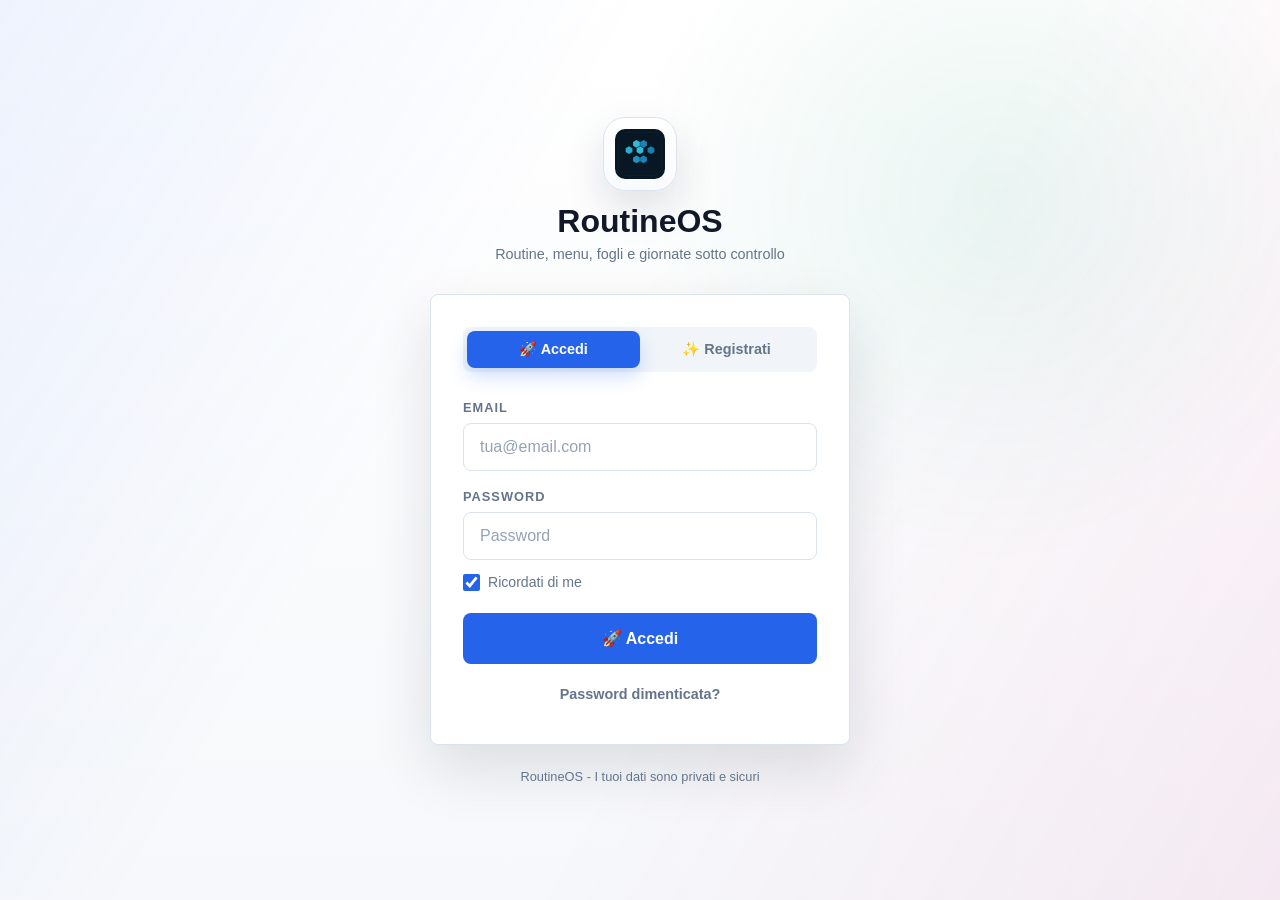
<file: frontend/menu.html>
﻿<!DOCTYPE html>
<html lang="it">
<head>
    <meta charset="UTF-8">
    <meta name="viewport" content="width=device-width, initial-scale=1.0">
    <title>RoutineOS - Menu</title>
    <link rel="icon" type="image/png" sizes="16x16" href="favicon-16.png">
    <link rel="icon" type="image/png" sizes="32x32" href="favicon-32.png">
    <link rel="icon" href="favicon-v2.ico">
    <link rel="apple-touch-icon" sizes="180x180" href="apple-touch-icon.png">
    <link rel="manifest" href="site.webmanifest?v=routineos-pwa-2">
    <meta name="theme-color" content="#081724">
    <link rel="stylesheet" href="styles.css?v=routineos-visual-16">
    <style>
        .shop-badge { background: var(--success); color: white; padding: 2px 10px; border-radius: 20px; font-size: 0.85rem; margin-left: 10px; font-weight: bold; }
        .empty-state { text-align: center; padding: 34px; color: var(--dim); border: 2px dashed #334155; border-radius: 12px; background: rgba(255,255,255,0.02); }
        #active-menu-display { display: flex; flex-direction: column; gap: 15px; min-height: 100px; }
        .btn-check { background: rgba(16,185,129,0.1); color:#10b981; border:1px solid rgba(16,185,129,0.2); border-radius:50%; width:36px; height:36px; display:flex; align-items:center; justify-content:center; cursor:pointer; }
    </style>
    <link rel="stylesheet" href="routineos-ui.css?v=routineos-ui-4">
</head>
<body class="routineos-page menu-page">
    <div class="app-shell">
        <aside class="side-menu">
            <a href="index.html">🏠 Dashboard</a>
            <a href="routine.html">✅ Routine</a>
            <a href="sottoroutine.html">🧩 Sottoroutine</a>
            <a class="active" href="menu.html">🍽️ Menu</a>
            <div class="side-divider" style="height:2px; background:linear-gradient(90deg, rgba(59,130,246,.08), rgba(148,163,184,.95), rgba(59,130,246,.08)); margin:16px 2px; border-radius:999px;"></div>
            <div class="side-section sheets-side-section">
                <div class="side-sheet-list" data-sheets-nav>
                    <a href="fogli.html">📄 Foglio bianco</a>
                </div>
                <button class="side-add" type="button" onclick="quickAddSheet()" title="Aggiungi foglio">＋ Foglio</button>
            </div>
            <div class="side-divider" style="height:2px; background:linear-gradient(90deg, rgba(59,130,246,.08), rgba(148,163,184,.95), rgba(59,130,246,.08)); margin:16px 2px; border-radius:999px;"></div>
                        <a href="statistiche.html">📊 Statistiche</a>
            <div class="side-divider"></div>
            <a href="profile.html">👤 Profilo</a>
            <button onclick="logout()">↪ Logout</button>
        </aside>

        <main class="container">
            <header style="margin-bottom:30px; padding:10px 0;">
                <h1 style="margin:0;">Menu</h1>
                <p style="color:var(--dim); margin:6px 0 0;">Dashboard del menu del giorno e lista della spesa.</p>
            </header>

            <section class="card" style="display:flex; gap:12px; flex-wrap:wrap;">
                <button class="btn outline" onclick="window.location.href='inventario.html'">Apri inventario</button>
                <button class="btn outline" onclick="window.location.href='planner.html'">Apri planner menu</button>
                <button class="btn outline" onclick="window.location.href='spesa-extra.html'">Spesa extra</button>
            </section>

            <section class="card ai-menu-card">
                <header class="ai-menu-head">
                    <div>
                        <h2>AI menu planner</h2>
                        <p>Crea piani menu partendo da inventario, dieta, stagione, ingredienti preferiti o richieste libere.</p>
                    </div>
                    <span id="ai-menu-source" class="ai-menu-pill">Pronto</span>
                </header>
                <textarea id="ai-menu-request" class="ai-menu-textarea" rows="5" placeholder="Esempio: crea un piano settimanale mediterraneo, economico, con tante proteine, usando prima gli ingredienti gia presenti. Evita lattosio e proponi anche cosa comprare."></textarea>
                <div class="ai-menu-controls">
                    <label>
                        Inizio
                        <input id="ai-menu-start" type="date">
                    </label>
                    <label>
                        Giorni
                        <input id="ai-menu-days" type="number" min="1" max="31" value="7">
                    </label>
                    <label>
                        Piani
                        <input id="ai-menu-count" type="number" min="1" max="4" value="1">
                    </label>
                    <label class="ai-menu-check">
                        <input id="ai-menu-use-inventory" type="checkbox" checked>
                        Usa inventario
                    </label>
                    <button class="btn primary" onclick="generateAiMenuPlan()">Genera piano</button>
                </div>
                <div class="ai-menu-quick">
                    <button class="btn outline" onclick="fillAiMenuPrompt('settimanale')">Settimanale sano</button>
                    <button class="btn outline" onclick="fillAiMenuPrompt('mensile')">Mensile organizzato</button>
                    <button class="btn outline" onclick="fillAiMenuPrompt('stagionale')">Stagionale</button>
                    <button class="btn outline" onclick="fillAiMenuPrompt('vuoto')">Da inventario vuoto</button>
                </div>
                <div id="ai-menu-status" class="ai-menu-status"></div>
                <div id="ai-menu-results" class="ai-menu-results"></div>
            </section>

            <section class="card" style="border-left:5px solid var(--accent);">
                <header style="border-bottom:1px solid #334155; margin-bottom:20px; padding-bottom:15px;">
                    <h2 style="margin:0;">Menu di oggi</h2>
                </header>
                <div id="active-menu-display">
                    <p class="empty-state">Sto cercando il piano attivo...</p>
                </div>
            </section>

            <section class="card" style="border-left:5px solid var(--success);">
                <header style="margin-bottom:25px; display:flex; justify-content:space-between; align-items:center;">
                    <div>
                        <h2 style="margin:0;">Lista della spesa <span id="shop-count" class="shop-badge">0</span></h2>
                        <p style="color:var(--dim); font-size:0.85rem; margin-top:5px;">Scorte mancanti basate sul fabbisogno del piano attivo.</p>
                    </div>
                    <button class="btn outline" onclick="window.print()">Stampa</button>
                </header>
                <ul id="shopping-list" style="list-style:none; padding:0; margin:0;"></ul>
            </section>

            <section class="card" style="background:#fff; border:1px solid var(--border); padding:0;">
                <h3 style="font-size:0.75rem; text-transform:uppercase; color:var(--dim); margin:0; padding:15px; border-bottom:1px solid #1e293b;">Cronologia attivita</h3>
                <div id="log-container" style="max-height:240px; overflow-y:auto; padding:5px;"></div>
            </section>
        </main>
    </div>
    <script src="config.js?v=routineos-config-1"></script>

    <script src="script.js?v=routineos-api-21"></script>
    <script>
        (function () {
            function key() { return `pantrypro_sheets:${localStorage.getItem("pantrypro_user_id") || "local"}`; }
            function read() { try { const v = JSON.parse(localStorage.getItem(key()) || "[]"); return Array.isArray(v) ? v : []; } catch (e) { return []; } }
            function save(v) { localStorage.setItem(key(), JSON.stringify(v)); }
            function id() { return `sheet_${Date.now()}_${Math.random().toString(16).slice(2)}`; }
            window.quickAddSheet = function () {
                const title = prompt("Nome del nuovo foglio");
                if (!title || !title.trim()) return;
                const sheets = read();
                const sheet = { id: id(), title: title.trim(), body: "", parentId: "", created_at: new Date().toISOString(), updated_at: new Date().toISOString() };
                sheets.push(sheet); save(sheets);
                window.location.href = `fogli.html?id=${encodeURIComponent(sheet.id)}`;
            };
            window.renderSheetsNav = function () {
                const targets = document.querySelectorAll("[data-sheets-nav]");
                if (!targets.length) return;
                let sheets = read();
                const html = sheets.filter(s => !s.parentId).map(s => `<a href="fogli.html?id=${encodeURIComponent(s.id)}">${String(s.title || "Foglio senza titolo").replace(/[&<>"']/g, c => ({ "&":"&amp;","<":"&lt;",">":"&gt;","\"":"&quot;","'":"&#039;" }[c]))}</a>`).join("");
                targets.forEach(t => { t.innerHTML = html || '<a href="fogli.html">📄 Foglio bianco</a>'; });
            };
            window.renderSheetsNav();
            setTimeout(window.renderSheetsNav, 300);
        })();
    </script>
</body>
</html>
</file>
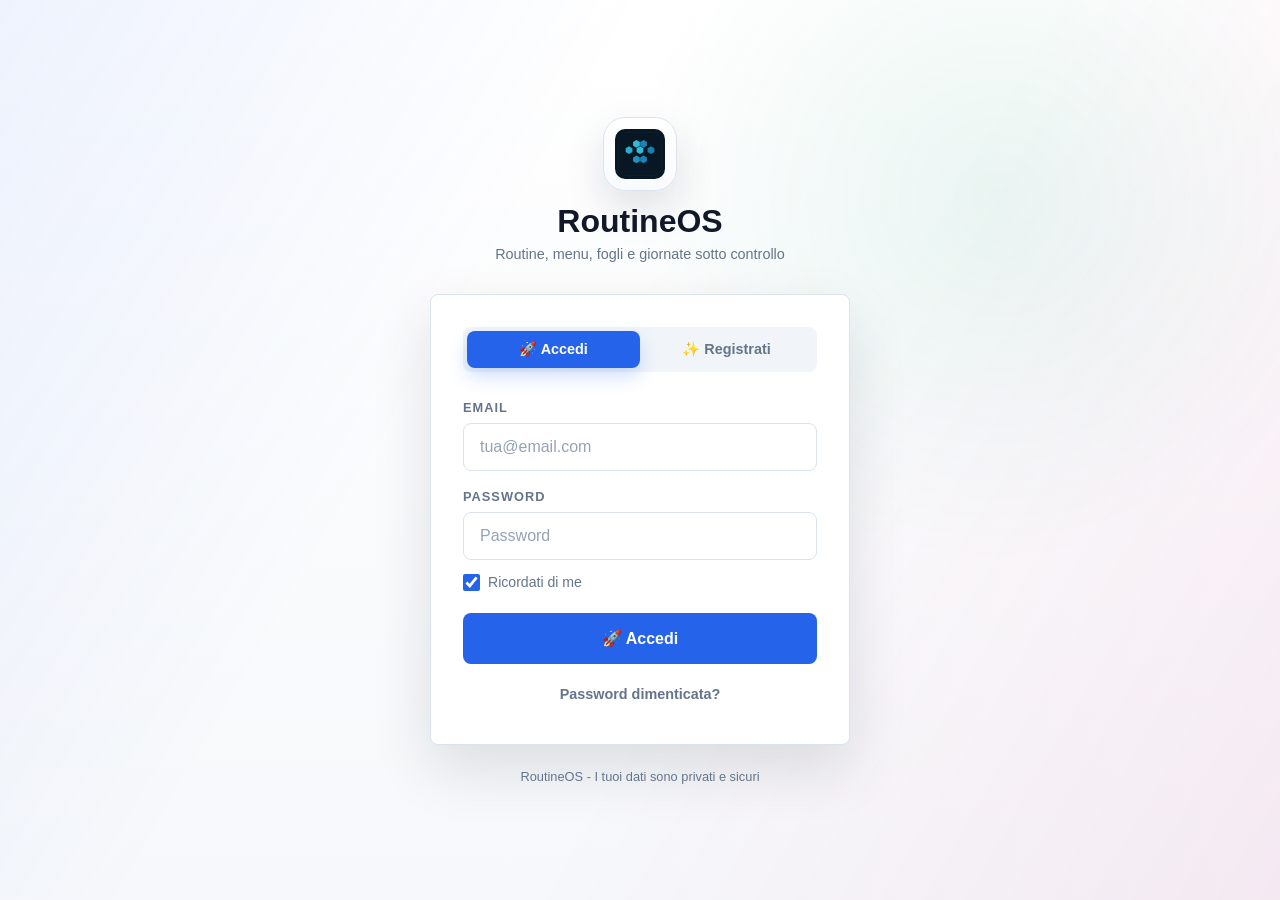
<file: frontend/planner.html>
﻿<!DOCTYPE html>
<html lang="it">
<head>
    <meta charset="UTF-8">
    <meta name="viewport" content="width=device-width, initial-scale=1.0">
    <title>RoutineOS - Planner Professionale</title>
    <link rel="icon" type="image/png" sizes="16x16" href="favicon-16.png">
    <link rel="icon" type="image/png" sizes="32x32" href="favicon-32.png">
    <link rel="icon" href="favicon-v2.ico">
    <link rel="apple-touch-icon" sizes="180x180" href="apple-touch-icon.png">
    <link rel="manifest" href="site.webmanifest?v=routineos-pwa-2">
    <meta name="theme-color" content="#081724">
    <link rel="stylesheet" href="styles.css?v=routineos-visual-16">
    <style>
        .day-section {
            background: var(--card-bg);
            border: 1px solid #334155;
            border-radius: 12px;
            margin-bottom: 25px;
            overflow: hidden;
            transition: transform 0.2s;
        }
        .day-section:hover { border-color: var(--accent); }
        .day-header {
            background: rgba(255, 255, 255, 0.05);
            padding: 15px 20px;
            border-bottom: 1px solid #334155;
            color: var(--accent);
            font-weight: bold;
            text-transform: uppercase;
            letter-spacing: 1px;
        }
        .btn-del {
            background: rgba(239, 68, 68, 0.1);
            color: #ef4444;
            border: 1px solid rgba(239, 68, 68, 0.2);
            border-radius: 50%; width: 24px; height: 24px;
            display: flex; align-items: center; justify-content: center;
            cursor: pointer; font-size: 14px; transition: all 0.2s;
        }
        .btn-del:hover { background: #ef4444; color: white; transform: scale(1.1); }
        .actions-footer {
            display: grid; grid-template-columns: 1fr 1fr; gap: 15px;
            margin-top: 30px; margin-bottom: 60px;
        }
        #btn-elimina-piano {
            background: transparent; color: #ef4444; border: 1px solid #ef4444;
            padding: 10px 15px; border-radius: 8px; cursor: pointer; font-weight: bold;
        }
        /* Stile per i pulsanti Copia/Incolla */
.btn-cp {
    background: #334155;
    color: #f8fafc;
    border: 1px solid #475569;
    padding: 2px 6px;
    border-radius: 4px;
    cursor: pointer;
    font-size: 11px;
    font-weight: bold;
    transition: all 0.2s;
}

.btn-cp:hover {
    background: var(--accent);
    color: white;
    border-color: var(--accent);
}
    </style>
    <link rel="stylesheet" href="routineos-ui.css?v=routineos-ui-4">
</head>
<body class="routineos-page planner-page">
    <main class="container">
        <header style="display:flex; align-items:center; justify-content:space-between; margin-bottom:30px; padding: 10px 0;">
            <div style="display:flex; align-items:center; gap:20px;">
                <button class="btn outline" onclick="window.location.href='index.html'">Home</button>
                <h1 style="margin:0;">Planner Menu</h1>
            </div>
            <button class="btn danger" onclick="logout()">↪ Logout</button>
        </header>

        <section class="card" style="border-bottom: 4px solid var(--accent); margin-bottom: 25px;">
            <label for="select-menu-to-edit" style="display:block; margin-bottom:12px; font-weight:bold; color:var(--accent); text-transform: uppercase; font-size: 0.8rem;">
                Scegli un'operazione:
            </label>
            <div style="display:flex; gap:10px;">
                <select id="select-menu-to-edit" class="input-field" style="flex:1; padding:14px; background:#fff; color:#111827; border:1px solid #cbd5e1; border-radius:8px; cursor: pointer;">
                    <option value="NEW">+ Crea Nuovo Piano</option>
                </select>
                <button id="btn-elimina-piano" onclick="deleteCurrentPlan()" style="display:none;">Elimina</button>
            </div>
        </section>

        <section class="card">
            <h3 style="margin-top:0; color: var(--dim); font-size: 0.9rem; text-transform: uppercase;">1. Informazioni Generali</h3>
            <div style="display:grid; grid-template-columns: 2fr 1fr 1fr; gap:15px;">
                <div class="input-group">
                    <label style="font-size:0.75rem; color:var(--dim);">Nome Piano</label>
                    <input type="text" id="plan-name" placeholder="Es: Inverno Settimana 1" style="width:100%;">
                </div>
                <div class="input-group">
                    <label style="font-size:0.75rem; color:var(--dim);">Data Inizio</label>
                    <input type="date" id="plan-start" style="width:100%;">
                </div>
                <div class="input-group">
                    <label style="font-size:0.75rem; color:var(--dim);">Data Fine</label>
                    <input type="date" id="plan-end" style="width:100%;">
                </div>
            </div>
        </section>

        <section class="card planner-sections-card">
            <div style="display:flex; justify-content:space-between; gap:12px; align-items:flex-start; flex-wrap:wrap;">
                <div>
                    <h3 style="margin:0; color: var(--dim); font-size: 0.9rem; text-transform: uppercase;">2. Sezioni del piano</h3>
                    <p style="color:var(--dim); margin:6px 0 0; font-size:.86rem;">Usa giorni, settimane, date o nomi liberi: puoi creare un piano settimanale, mensile o completamente personalizzato.</p>
                </div>
                <span style="display:flex; gap:8px; flex-wrap:wrap;">
                    <button class="btn outline" onclick="resetPlannerDays()">Settimana</button>
                    <button class="btn outline" onclick="generateMonthlyPlannerDays()">Mensile</button>
                </span>
            </div>
            <div class="planner-day-tools" style="display:flex; gap:10px; margin-top:14px; flex-wrap:wrap;">
                <input id="planner-day-label" placeholder="Es: Giorno 8, Settimana 2, 15 giugno" style="flex:1; min-width:220px;">
                <button class="btn primary" onclick="addPlannerDayFromInput()">+ Sezione</button>
            </div>
            <div id="planner-days-editor" class="planner-days-editor"></div>
        </section>

        <section id="giorni-container" style="margin-top: 20px;"></section>
        
        <footer class="actions-footer">
            <button class="btn primary" style="font-size:1.2rem; padding:22px;" onclick="finalSave(false)">
                Salva e Attiva
            </button>
            <button class="btn outline" style="font-size:1.2rem; padding:22px;" onclick="finalSave(true)">
                Duplica Piano
            </button>
        </footer>
    </main>

    <datalist id="lista-ingredienti-inventario"></datalist>
    <script src="config.js?v=routineos-config-1"></script>

    <script src="script.js?v=routineos-api-21"></script>

    <script>
        // Memoria per il copia/incolla
let plannerClipboard = {
    giorno: null,  // Intera giornata (Colazione, Pranzo, Cena)
    pasto: null    // Singolo pasto (es. solo Colazione)
};
/**
 * LOGICA PLANNER - VERSIONE CORRETTA SENZA DOPPIONI
 */

async function setupPlanner() {
    const sel = document.getElementById('select-menu-to-edit');
    if (!sel) return;

    try {
        // Pulisce tutto prima di iniziare
        sel.innerHTML = '<option value="NEW">+ Crea Nuovo Piano</option>';

        // Carica inventario per i suggerimenti
        const invRes = await apiFetch(`${API}/get-inventario`);
        const inv = await invRes.json();
        if (typeof popolaDatalist === "function") popolaDatalist(inv);

        // Carica lista menu
        const resFiles = await apiFetch(`${API}/menu/list`);
        let files = await resFiles.json();
        if (files.menus) files = files.menus;

        // Usiamo un Set per sicurezza estrema contro i duplicati di rete
        const fileSet = new Set(files);

        for (let f of fileSet) {
            const resP = await apiFetch(`${API}/menu/${f}`);
            if (resP.ok) {
                const p = await resP.json();
                const opt = document.createElement('option');
                opt.value = f;
                opt.textContent = `${p.nome || f} (${p.inizio || '---'})`;
                sel.appendChild(opt);
            }
        }

        sel.onchange = async (e) => {
            const val = e.target.value;
            if (val === "NEW") {
                originalFilename = null;
                currentPlan = { nome: "", inizio: "", fine: "", giorni: [...giorniSettimana], pasti: [] };
                document.getElementById('btn-elimina-piano').style.display = "none";
            } else {
                originalFilename = val;
                const res = await apiFetch(`${API}/menu/${val}`);
                currentPlan = await res.json();
                if (!currentPlan.pasti) currentPlan.pasti = [];
                document.getElementById('btn-elimina-piano').style.display = "inline-block";
            }
            // Aggiorna UI
            document.getElementById('plan-name').value = currentPlan.nome || "";
            document.getElementById('plan-start').value = currentPlan.inizio || "";
            document.getElementById('plan-end').value = currentPlan.fine || "";
            renderGiorni();
        };

        // Inizializzazione pagina vuota
        currentPlan = { nome: "", inizio: "", fine: "", giorni: [...giorniSettimana], pasti: [] };
        renderGiorni();

    } catch (e) {
        console.error("Errore setupPlanner:", e);
    }
}

// Funzione Elimina (Spostata qui per sicurezza)
async function deleteCurrentPlan() {
    if(!originalFilename || originalFilename === "NEW") return;
    if(!confirm(`Eliminare definitivamente "${currentPlan.nome}"?`)) return;
    try {
        const res = await apiFetch(`${API}/menu/${originalFilename}`, { method: "DELETE" });
        if(res.ok) {
            alert("Eliminato!");
            window.location.reload();
        }
    } catch(e) { alert("Errore connessione"); }
}

// Avvio
setupPlanner();
    </script>
</body>
</html>
</file>
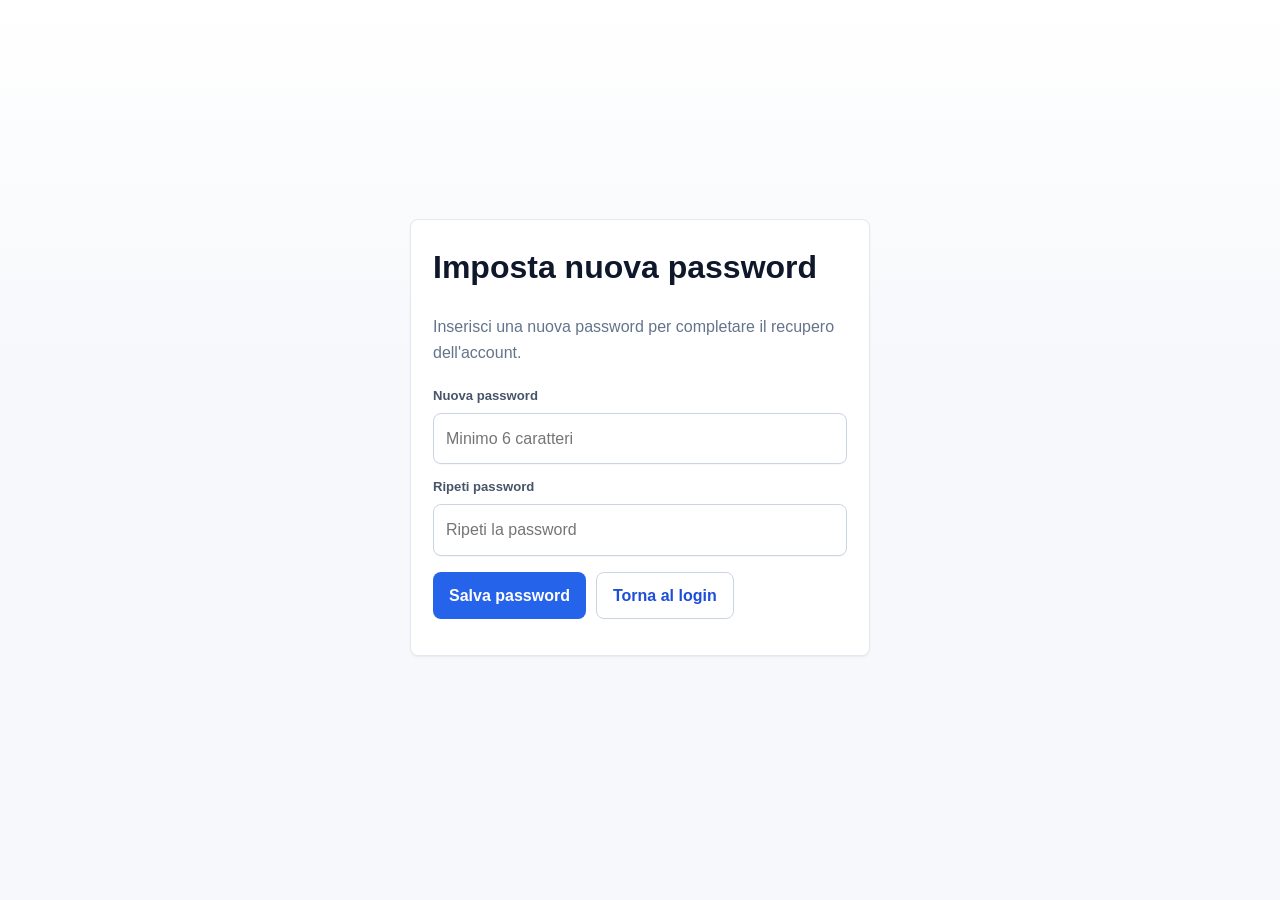
<file: frontend/reset-password.html>
﻿<!DOCTYPE html>
<html lang="it">
<head>
    <meta charset="UTF-8">
    <meta name="viewport" content="width=device-width, initial-scale=1.0">
    <title>RoutineOS - Nuova password</title>
    <link rel="icon" type="image/png" sizes="16x16" href="favicon-16.png">
    <link rel="icon" type="image/png" sizes="32x32" href="favicon-32.png">
    <link rel="icon" href="favicon-v2.ico">
    <link rel="apple-touch-icon" sizes="180x180" href="apple-touch-icon.png">
    <link rel="manifest" href="site.webmanifest?v=routineos-pwa-2">
    <meta name="theme-color" content="#081724">
    <link rel="stylesheet" href="styles.css?v=routineos-visual-16">
    <style>
        body { min-height:100vh; display:grid; place-items:center; }
        .reset-card { width:min(460px, 92vw); }
        .reset-card h1 { margin-top:0; }
        .reset-card p { color:var(--dim); }
        .reset-actions { display:flex; gap:10px; flex-wrap:wrap; margin-top:16px; }
        .reset-status { margin-top:14px; color:var(--dim); }
    </style>
</head>
<body>
    <main class="card reset-card">
        <h1>Imposta nuova password</h1>
        <p>Inserisci una nuova password per completare il recupero dell'account.</p>
        <label>Nuova password</label>
        <input id="new-password" type="password" autocomplete="new-password" placeholder="Minimo 6 caratteri">
        <label style="margin-top:12px;">Ripeti password</label>
        <input id="confirm-password" type="password" autocomplete="new-password" placeholder="Ripeti la password">
        <div class="reset-actions">
            <button id="save-password-btn" class="btn primary" onclick="saveRecoveredPassword()">Salva password</button>
            <button class="btn outline" onclick="window.location.href='login.html'">Torna al login</button>
        </div>
        <div id="reset-status" class="reset-status"></div>
    </main>

    <script src="config.js?v=routineos-config-1"></script>
    <script>
        const isLocalFrontend = location.protocol === "file:" || location.hostname === "localhost" || location.hostname === "127.0.0.1";
        const savedApiUrl = localStorage.getItem("pantrypro_api") || "";
        const savedApiIsLocal = /^https?:\/\/(localhost|127\.0\.0\.1)(:|\/|$)/i.test(savedApiUrl);
        const API = (isLocalFrontend || !savedApiIsLocal ? savedApiUrl : "")
            || (window.ROUTINEOS_CONFIG && window.ROUTINEOS_CONFIG.API_URL)
            || (isLocalFrontend ? "http://localhost:8765" : "");

        function recoveryToken() {
            const hash = new URLSearchParams(window.location.hash.replace(/^#/, ""));
            const query = new URLSearchParams(window.location.search);
            return hash.get("access_token") || query.get("access_token") || "";
        }

        async function saveRecoveredPassword() {
            const status = document.getElementById("reset-status");
            const btn = document.getElementById("save-password-btn");
            const password = document.getElementById("new-password").value;
            const confirm = document.getElementById("confirm-password").value;
            const token = recoveryToken();

            if (!token) {
                status.textContent = "Link di recupero non valido o scaduto. Richiedi una nuova email.";
                return;
            }
            if (password.length < 6) {
                status.textContent = "La password deve avere almeno 6 caratteri.";
                return;
            }
            if (password !== confirm) {
                status.textContent = "Le password non coincidono.";
                return;
            }

            btn.disabled = true;
            status.textContent = "Aggiorno la password...";
            try {
                const res = await fetch(`${API}/profile/password`, {
                    method: "PUT",
                    headers: {
                        "Content-Type": "application/json",
                        "Authorization": `Bearer ${token}`
                    },
                    body: JSON.stringify({ password })
                });
                const data = await res.json();
                if (!res.ok) throw new Error(data.detail || "Aggiornamento non riuscito.");
                status.textContent = "Password aggiornata correttamente. Ora puoi accedere.";
                setTimeout(() => window.location.href = "login.html", 1600);
            } catch (e) {
                status.textContent = e.message || "Errore durante il salvataggio.";
            } finally {
                btn.disabled = false;
            }
        }
    </script>
</body>
</html>
</file>
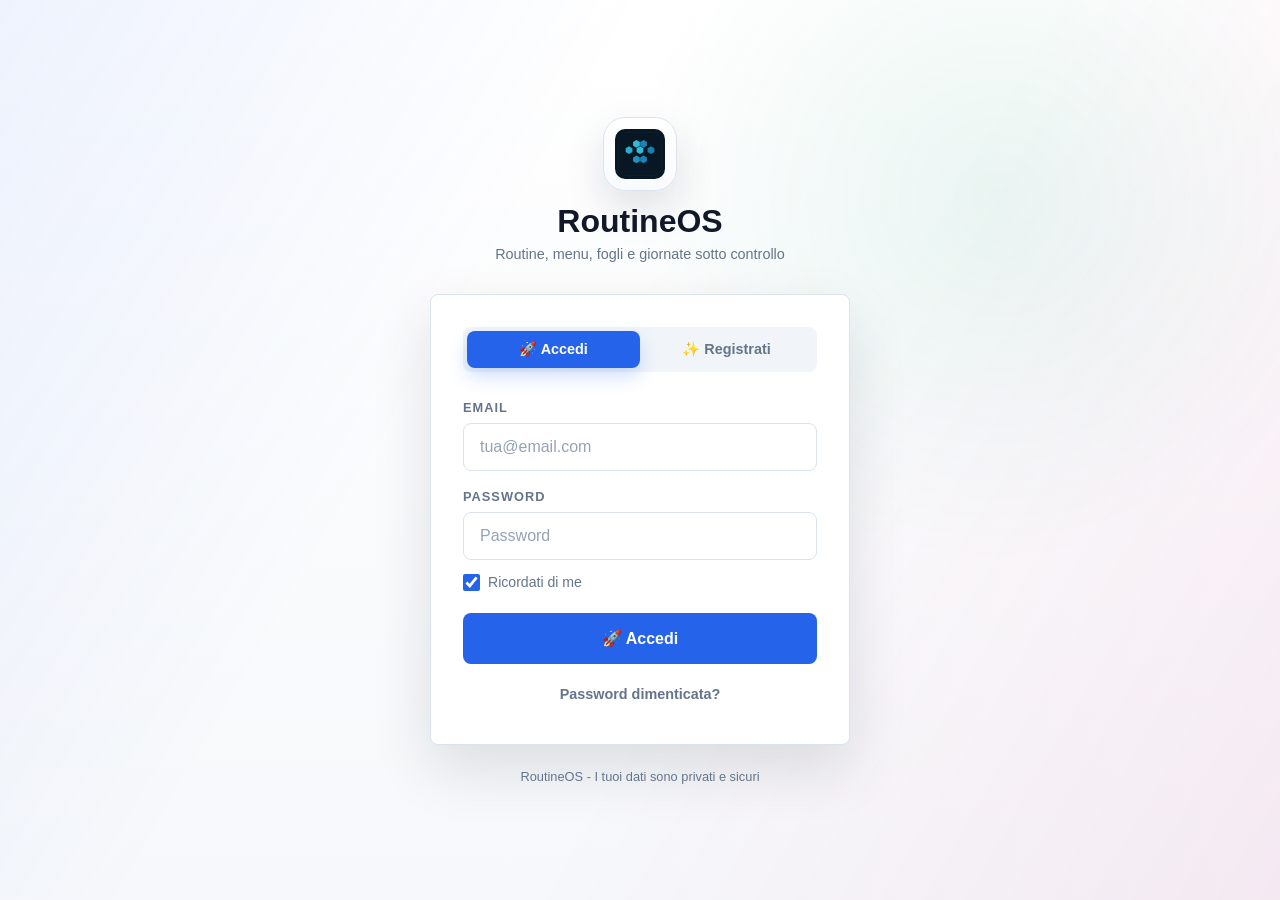
<file: frontend/routine.html>
﻿<!DOCTYPE html>
<html lang="it">
<head>
    <meta charset="UTF-8">
    <meta name="viewport" content="width=device-width, initial-scale=1.0">
    <title>RoutineOS - Routine</title>
    <link rel="icon" type="image/png" sizes="16x16" href="favicon-16.png">
    <link rel="icon" type="image/png" sizes="32x32" href="favicon-32.png">
    <link rel="icon" href="favicon-v2.ico">
    <link rel="apple-touch-icon" sizes="180x180" href="apple-touch-icon.png">
    <link rel="manifest" href="site.webmanifest?v=routineos-pwa-2">
    <meta name="theme-color" content="#081724">
    <link rel="stylesheet" href="styles.css?v=routineos-visual-16">
    <link rel="stylesheet" href="routineos-ui.css?v=routineos-ui-4">
</head>
<body class="routineos-page routine-page">
    <div class="app-shell">
        <aside class="side-menu">
            <a href="index.html">🏠 Dashboard</a>
            <a class="active" href="routine.html">✅ Routine</a>
            <a href="sottoroutine.html">🧩 Sottoroutine</a>
            <a href="menu.html">🍽️ Menu</a>
            <div class="side-divider" style="height:2px; background:linear-gradient(90deg, rgba(59,130,246,.08), rgba(148,163,184,.95), rgba(59,130,246,.08)); margin:16px 2px; border-radius:999px;"></div>
            <div class="side-section sheets-side-section">
                <div class="side-sheet-list" data-sheets-nav>
                    <a href="fogli.html">📄 Foglio bianco</a>
                </div>
                <button class="side-add" type="button" onclick="quickAddSheet()" title="Aggiungi foglio">＋ Foglio</button>
            </div>
            <div class="side-divider" style="height:2px; background:linear-gradient(90deg, rgba(59,130,246,.08), rgba(148,163,184,.95), rgba(59,130,246,.08)); margin:16px 2px; border-radius:999px;"></div>
                        <a href="statistiche.html">📊 Statistiche</a>
            <div class="side-divider"></div>
            <a href="profile.html">👤 Profilo</a>
            <button onclick="logout()">↪ Logout</button>
        </aside>

        <main class="container">
            <header style="display:flex; align-items:center; justify-content:space-between; margin-bottom:30px; padding:10px 0;">
                <div>
                    <h1 style="margin:0;">Routine</h1>
                    <p style="color:var(--dim); margin:6px 0 0;">Imposta abitudini giornaliere, settimanali, mensili, annuali o personalizzate.</p>
                </div>
            </header>

            <section class="card">
                <div class="form-grid">
                    <div>
                        <label>Nome routine</label>
                        <input id="routine-name" placeholder="Es: Mattina, Casa, Salute">
                    </div>
                    <div>
                        <label>Frequenza</label>
                        <select id="routine-frequency" onchange="toggleCustomFrequency()">
                            <option value="giornaliera">Giornaliera</option>
                            <option value="settimanale">Settimanale (domenica)</option>
                            <option value="mensile">Mensile (fine mese)</option>
                            <option value="annuale">Annuale (fine anno)</option>
                            <option value="personalizzata">Personalizzata</option>
                        </select>
                    </div>
                    <div>
                        <label>Data inizio</label>
                        <input id="routine-start" type="date">
                    </div>
                    <div>
                        <label>Data fine</label>
                        <input id="routine-end" type="date">
                    </div>
                    <div id="custom-frequency-wrap" style="display:none;">
                        <label>Ripeti ogni N giorni</label>
                        <input id="routine-interval" type="number" min="1" value="7">
                    </div>
                </div>

                <div id="daily-options" class="soft-panel" style="margin-top:16px;">
                    <strong>Eccezioni giornaliere</strong>
                    <p style="color:var(--dim); margin:6px 0 10px; font-size:.86rem;">Scegli i giorni in cui una routine giornaliera non deve comparire.</p>
                    <div id="routine-excluded-days" class="share-options">
                        <label><input type="checkbox" value="Lunedi"> Lunedi</label>
                        <label><input type="checkbox" value="Martedi"> Martedi</label>
                        <label><input type="checkbox" value="Mercoledi"> Mercoledi</label>
                        <label><input type="checkbox" value="Giovedi"> Giovedi</label>
                        <label><input type="checkbox" value="Venerdi"> Venerdi</label>
                        <label><input type="checkbox" value="Sabato"> Sabato</label>
                        <label><input type="checkbox" value="Domenica"> Domenica</label>
                    </div>
                </div>

                <div id="weekly-options" class="soft-panel" style="margin-top:16px; display:none;">
                    <strong>Settimane del mese</strong>
                    <p style="color:var(--dim); margin:6px 0 10px; font-size:.86rem;">Per le routine settimanali scegli in quali settimane del mese farle apparire. Se non selezioni nulla, valgono tutte.</p>
                    <div id="routine-weeks" class="share-options">
                        <label><input type="checkbox" value="1"> Settimana 1</label>
                        <label><input type="checkbox" value="2"> Settimana 2</label>
                        <label><input type="checkbox" value="3"> Settimana 3</label>
                        <label><input type="checkbox" value="4"> Settimana 4</label>
                    </div>
                </div>

                <div id="monthly-options" class="soft-panel" style="margin-top:16px; display:none;">
                    <strong>Mesi attivi</strong>
                    <p style="color:var(--dim); margin:6px 0 10px; font-size:.86rem;">Per le routine mensili scegli in quali mesi dell'anno farle comparire. Se non selezioni nulla, valgono tutti.</p>
                    <div id="routine-months" class="share-options">
                        <label><input type="checkbox" value="1"> Gennaio</label>
                        <label><input type="checkbox" value="2"> Febbraio</label>
                        <label><input type="checkbox" value="3"> Marzo</label>
                        <label><input type="checkbox" value="4"> Aprile</label>
                        <label><input type="checkbox" value="5"> Maggio</label>
                        <label><input type="checkbox" value="6"> Giugno</label>
                        <label><input type="checkbox" value="7"> Luglio</label>
                        <label><input type="checkbox" value="8"> Agosto</label>
                        <label><input type="checkbox" value="9"> Settembre</label>
                        <label><input type="checkbox" value="10"> Ottobre</label>
                        <label><input type="checkbox" value="11"> Novembre</label>
                        <label><input type="checkbox" value="12"> Dicembre</label>
                    </div>
                </div>

                <h3 style="margin-top:24px;">Attivita della routine</h3>
                <div id="routine-items" class="editor-list"></div>
                <div style="display:flex; gap:12px; margin-top:16px;">
                    <button class="btn outline" onclick="addRoutineItem()">+ Aggiungi attivita</button>
                    <button class="btn primary" onclick="saveRoutine()">Salva routine</button>
                    <button class="btn outline" onclick="resetRoutineForm()">Nuova routine</button>
                </div>
                <div id="routine-status" style="margin-top:14px; color:var(--dim);"></div>
            </section>

            <section class="card">
                <div style="display:flex; align-items:center; justify-content:space-between; gap:12px; margin-bottom:14px;">
                    <h2 style="margin:0;">Routine salvate</h2>
                    <button class="btn outline" onclick="loadRoutineList()">Aggiorna</button>
                </div>
                <div id="routine-list" class="task-list"></div>
            </section>
        </main>
    </div>
    <script src="config.js?v=routineos-config-1"></script>

    <script src="script.js?v=routineos-api-21"></script>
    <script>
        (function () {
            function key() { return `pantrypro_sheets:${localStorage.getItem("pantrypro_user_id") || "local"}`; }
            function read() { try { const v = JSON.parse(localStorage.getItem(key()) || "[]"); return Array.isArray(v) ? v : []; } catch (e) { return []; } }
            function save(v) { localStorage.setItem(key(), JSON.stringify(v)); }
            function id() { return `sheet_${Date.now()}_${Math.random().toString(16).slice(2)}`; }
            window.quickAddSheet = function () {
                const title = prompt("Nome del nuovo foglio");
                if (!title || !title.trim()) return;
                const sheets = read();
                const sheet = { id: id(), title: title.trim(), body: "", parentId: "", created_at: new Date().toISOString(), updated_at: new Date().toISOString() };
                sheets.push(sheet); save(sheets);
                window.location.href = `fogli.html?id=${encodeURIComponent(sheet.id)}`;
            };
            window.renderSheetsNav = function () {
                const targets = document.querySelectorAll("[data-sheets-nav]");
                if (!targets.length) return;
                let sheets = read();
                const html = sheets.filter(s => !s.parentId).map(s => `<a href="fogli.html?id=${encodeURIComponent(s.id)}">${String(s.title || "Foglio senza titolo").replace(/[&<>"']/g, c => ({ "&":"&amp;","<":"&lt;",">":"&gt;","\"":"&quot;","'":"&#039;" }[c]))}</a>`).join("");
                targets.forEach(t => { t.innerHTML = html || '<a href="fogli.html">📄 Foglio bianco</a>'; });
            };
            window.renderSheetsNav();
            setTimeout(window.renderSheetsNav, 300);
        })();
    </script>
    <script>
        let routineItems = [];
        let editingRoutineName = null;
        let routineMoveSelection = null;

        document.addEventListener('DOMContentLoaded', () => {
            resetRoutineForm();
            loadRoutineList();
        });

        function toggleCustomFrequency() {
            const frequency = document.getElementById('routine-frequency').value;
            const isCustom = frequency === 'personalizzata';
            document.getElementById('custom-frequency-wrap').style.display = isCustom ? 'block' : 'none';
            document.getElementById('daily-options').style.display = frequency === 'giornaliera' ? 'block' : 'none';
            document.getElementById('weekly-options').style.display = frequency === 'settimanale' ? 'block' : 'none';
            document.getElementById('monthly-options').style.display = frequency === 'mensile' ? 'block' : 'none';
        }

        function checkedValues(selector) {
            return Array.from(document.querySelectorAll(`${selector} input:checked`)).map(input => input.value);
        }

        function setCheckedValues(selector, values) {
            const selected = new Set((values || []).map(String));
            document.querySelectorAll(`${selector} input`).forEach(input => {
                input.checked = selected.has(input.value);
            });
        }

        function addRoutineItem(value = '') {
            const item = typeof value === 'object'
                ? { id: value.id || `task_${Date.now()}_${routineItems.length}`, titolo: value.titolo || value.nome || '', orario: value.orario || '', note: value.note || '' }
                : { id: `task_${Date.now()}_${routineItems.length}`, titolo: value, orario: '', note: '' };
            routineItems.push(item);
            renderRoutineItems();
        }

        function resetRoutineForm() {
            const today = new Date().toISOString().split('T')[0];
            editingRoutineName = null;
            document.getElementById('routine-name').value = '';
            document.getElementById('routine-frequency').value = 'giornaliera';
            document.getElementById('routine-start').value = today;
            document.getElementById('routine-end').value = '2099-12-31';
            document.getElementById('routine-interval').value = '7';
            document.getElementById('routine-status').textContent = '';
            setCheckedValues('#routine-excluded-days', []);
            setCheckedValues('#routine-weeks', []);
            setCheckedValues('#routine-months', []);
            toggleCustomFrequency();
            routineItems = [];
            addRoutineItem();
        }

        function fillRoutineForm(routine) {
            editingRoutineName = routine.nome;
            document.getElementById('routine-name').value = routine.nome || '';
            document.getElementById('routine-frequency').value = routine.frequenza || 'giornaliera';
            document.getElementById('routine-start').value = routine.inizio || new Date().toISOString().split('T')[0];
            document.getElementById('routine-end').value = routine.fine || '2099-12-31';
            document.getElementById('routine-interval').value = routine.intervallo_giorni || '7';
            setCheckedValues('#routine-excluded-days', routine.giorni_esclusi || routine.exclude_days || []);
            setCheckedValues('#routine-weeks', routine.settimane_mese || routine.weeks_of_month || []);
            setCheckedValues('#routine-months', routine.mesi_attivi || routine.active_months || []);
            toggleCustomFrequency();
            routineItems = [];
            (routine.elementi || []).forEach(addRoutineItem);
            if (!routineItems.length) addRoutineItem();
            document.getElementById('routine-status').textContent = `Stai modificando: ${routine.nome}`;
            window.scrollTo({ top: 0, behavior: 'smooth' });
        }

        async function editRoutine(nomeEncoded) {
            const nome = decodeURIComponent(nomeEncoded);
            const res = await apiFetch(`${API}/routine/${encodeURIComponent(nome)}`);
            if (!res.ok) {
                document.getElementById('routine-status').textContent = 'Non riesco a caricare questa routine.';
                return;
            }
            fillRoutineForm(await res.json());
        }

        async function deleteRoutine(nomeEncoded) {
            const nome = decodeURIComponent(nomeEncoded);
            if (!confirm(`Eliminare la routine "${nome}"?`)) return;
            const res = await apiFetch(`${API}/routine/${encodeURIComponent(nome)}`, { method: 'DELETE' });
            const status = document.getElementById('routine-status');
            if (res.ok) {
                status.textContent = 'Routine eliminata.';
                if (editingRoutineName === nome) resetRoutineForm();
                await loadRoutineList();
            } else {
                const data = await res.json();
                status.textContent = data.detail || 'Errore eliminazione.';
            }
        }

        function removeRoutineItem(index) {
            routineItems.splice(index, 1);
            renderRoutineItems();
        }

        function moveRoutineItem(from, to) {
            if (from < 0 || to < 0) return;
            if (from === to) {
                routineMoveSelection = null;
                renderRoutineItems();
                return;
            }
            const [item] = routineItems.splice(from, 1);
            routineItems.splice(to, 0, item);
            routineMoveSelection = null;
            renderRoutineItems();
        }

        function startRoutineDrag(event, index) {
            routineMoveSelection = index;
            event.dataTransfer.setData('text/plain', String(index));
            event.dataTransfer.effectAllowed = 'move';
        }

        function selectRoutineMove(event, index) {
            event.preventDefault();
            event.stopPropagation();
            routineMoveSelection = index;
            renderRoutineItems();
        }

        function dropRoutineItem(event, index) {
            event.preventDefault();
            const from = parseInt(event.dataTransfer.getData('text/plain'), 10);
            moveRoutineItem(from, index);
        }

        function dropRoutineTap(event, index) {
            event.preventDefault();
            event.stopPropagation();
            if (routineMoveSelection === null) return;
            moveRoutineItem(routineMoveSelection, index);
        }

        function routineDropButton(index) {
            return routineMoveSelection === null ? '' : `<button class="planner-drop-btn routine-drop-btn" onclick="dropRoutineTap(event, ${index})">Qui</button>`;
        }

        function renderRoutineItems() {
            const container = document.getElementById('routine-items');
            container.innerHTML = routineItems.map((item, index) => `
                <div class="editor-row routine-editor-row drag-drop-target" ondragover="event.preventDefault()" ondrop="dropRoutineItem(event, ${index})">
                    <span class="drag-handle" draggable="true" onclick="selectRoutineMove(event, ${index})" ondragstart="startRoutineDrag(event, ${index})" title="Trascina">::</span>
                    <input class="activity-time-input" type="time" value="${escapeHTML(item.orario || '')}" onchange="routineItems[${index}].orario=this.value">
                    <input class="activity-title-input" value="${escapeHTML(item.titolo)}" placeholder="Es: bere acqua, meditazione, pulizia cucina" onchange="routineItems[${index}].titolo=this.value">
                    ${routineDropButton(index)}
                    <button class="btn danger" onclick="removeRoutineItem(${index})">X</button>
                </div>
            `).join('');
        }

        async function saveRoutine() {
            const nome = document.getElementById('routine-name').value.trim();
            const frequenza = document.getElementById('routine-frequency').value;
            const inizio = document.getElementById('routine-start').value;
            const fine = document.getElementById('routine-end').value;
            const intervallo = parseInt(document.getElementById('routine-interval').value || '1', 10);
            const status = document.getElementById('routine-status');

            if (!nome || !inizio || !fine) {
                status.textContent = 'Compila nome, data inizio e data fine.';
                return;
            }

            const elementi = routineItems
                .filter(item => item.titolo.trim())
                .map((item, index) => ({ ...item, id: item.id || `task_${index}` }));

            const routine = {
                nome,
                frequenza,
                inizio,
                fine,
                intervallo_giorni: intervallo,
                giorni_esclusi: frequenza === 'giornaliera' ? checkedValues('#routine-excluded-days') : [],
                settimane_mese: frequenza === 'settimanale' ? checkedValues('#routine-weeks') : [],
                mesi_attivi: frequenza === 'mensile' ? checkedValues('#routine-months') : [],
                elementi
            };
            const res = await apiFetch(`${API}/routine/save`, {
                method: 'POST',
                body: JSON.stringify({ filename: nome, original_filename: editingRoutineName, routine })
            });

            if (res.ok) {
                status.textContent = 'Routine salvata.';
                editingRoutineName = nome;
                await loadRoutineList();
            } else {
                const data = await res.json();
                status.textContent = data.detail || 'Errore salvataggio.';
            }
        }

        async function loadRoutineList() {
            const container = document.getElementById('routine-list');
            const list = await (await apiFetch(`${API}/routine/list`)).json();
            const details = await caricaDettagliDaLista('routine', list);
            if (!details.length) {
                container.innerHTML = '<p class="empty-state">Nessuna routine salvata.</p>';
                return;
            }
            container.innerHTML = details.map(item => `
                <div class="task-row saved-routine-row">
                    <span></span>
                    <span>
                        <span class="task-title">${escapeHTML(item.nome)}</span>
                        <span class="task-meta routine-date-meta">
                            <span>${escapeHTML(item.frequenza)}</span>
                            <span>${escapeHTML(item.inizio)} / ${escapeHTML(item.fine)}</span>
                        </span>
                    </span>
                    <span style="display:flex; gap:8px; justify-content:flex-end; flex-wrap:wrap;">
                        <button class="btn outline" onclick="editRoutine('${safeEncoded(item.nome)}')">Modifica</button>
                        <button class="btn danger" onclick="deleteRoutine('${safeEncoded(item.nome)}')">Elimina</button>
                    </span>
                </div>
            `).join('');
        }
    </script>
</body>
</html>
</file>
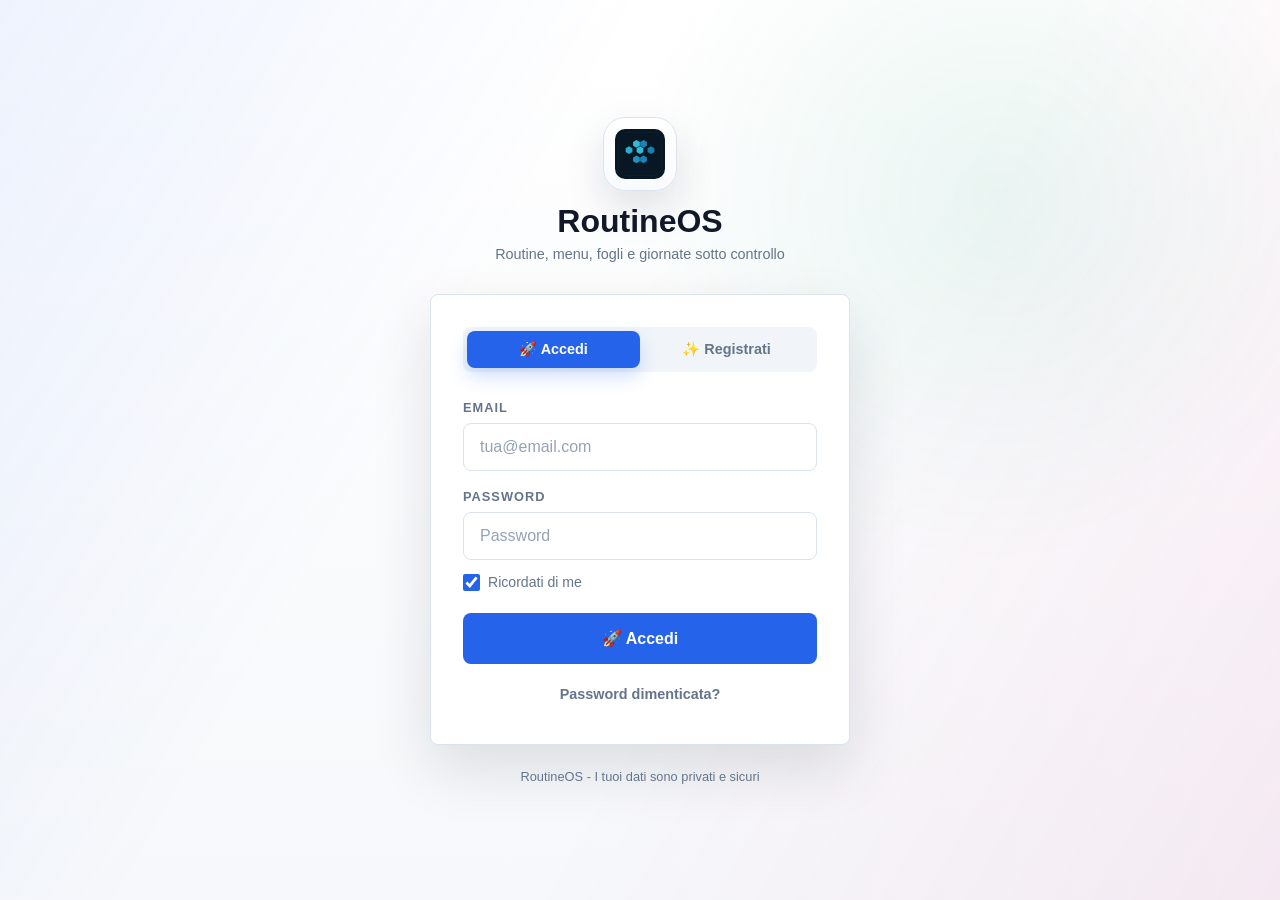
<file: frontend/sottoroutine.html>
﻿<!DOCTYPE html>
<html lang="it">
<head>
    <meta charset="UTF-8">
    <meta name="viewport" content="width=device-width, initial-scale=1.0">
    <title>RoutineOS - Sottoroutine</title>
    <link rel="icon" type="image/png" sizes="16x16" href="favicon-16.png">
    <link rel="icon" type="image/png" sizes="32x32" href="favicon-32.png">
    <link rel="icon" href="favicon-v2.ico">
    <link rel="apple-touch-icon" sizes="180x180" href="apple-touch-icon.png">
    <link rel="manifest" href="site.webmanifest?v=routineos-pwa-2">
    <meta name="theme-color" content="#081724">
    <link rel="stylesheet" href="styles.css?v=routineos-visual-16">
    <link rel="stylesheet" href="routineos-ui.css?v=routineos-ui-4">
</head>
<body class="routineos-page subroutine-page">
    <div class="app-shell">
        <aside class="side-menu">
            <a href="index.html">🏠 Dashboard</a>
            <a href="routine.html">✅ Routine</a>
            <a class="active" href="sottoroutine.html">🧩 Sottoroutine</a>
            <a href="menu.html">🍽️ Menu</a>
            <div class="side-divider" style="height:2px; background:linear-gradient(90deg, rgba(59,130,246,.08), rgba(148,163,184,.95), rgba(59,130,246,.08)); margin:16px 2px; border-radius:999px;"></div>
            <div class="side-section sheets-side-section">
                <div class="side-sheet-list" data-sheets-nav>
                    <a href="fogli.html">📄 Foglio bianco</a>
                </div>
                <button class="side-add" type="button" onclick="quickAddSheet()" title="Aggiungi foglio">＋ Foglio</button>
            </div>
            <div class="side-divider" style="height:2px; background:linear-gradient(90deg, rgba(59,130,246,.08), rgba(148,163,184,.95), rgba(59,130,246,.08)); margin:16px 2px; border-radius:999px;"></div>
                        <a href="statistiche.html">📊 Statistiche</a>
            <div class="side-divider"></div>
            <a href="profile.html">👤 Profilo</a>
            <button onclick="logout()">↪ Logout</button>
        </aside>

        <main class="container">
            <header style="display:flex; align-items:center; justify-content:space-between; margin-bottom:30px; padding:10px 0;">
                <div>
                    <h1 style="margin:0;">Sottoroutine</h1>
                    <p style="color:var(--dim); margin:6px 0 0;">Crea routine piu specifiche collegate a una routine principale, ad esempio allenamento.</p>
                </div>
            </header>

            <section class="card">
                <div class="form-grid">
                    <div>
                        <label>Nome sottoroutine</label>
                        <input id="sub-name" placeholder="Es: Allenamento gambe">
                    </div>
                    <div>
                        <label>Routine principale</label>
                        <select id="sub-parent" onchange="updateSubParentActivities()"></select>
                    </div>
                    <div>
                        <label>Attività routine collegata</label>
                        <select id="sub-parent-activity"></select>
                    </div>
                    <div>
                        <label>Frequenza</label>
                        <select id="sub-frequency" onchange="toggleSubCustomFrequency()">
                            <option value="giornaliera">Giornaliera</option>
                            <option value="settimanale">Settimanale (domenica)</option>
                            <option value="mensile">Mensile (fine mese)</option>
                            <option value="annuale">Annuale (fine anno)</option>
                            <option value="personalizzata">Personalizzata</option>
                        </select>
                    </div>
                    <div id="sub-custom-frequency-wrap" style="display:none;">
                        <label>Ripeti ogni N giorni</label>
                        <input id="sub-interval" type="number" min="1" value="7">
                    </div>
                    <div>
                        <label>Data inizio</label>
                        <input id="sub-start" type="date">
                    </div>
                    <div>
                        <label>Data fine</label>
                        <input id="sub-end" type="date">
                    </div>
                </div>

                <h3 style="margin-top:24px;">Attivita della sottoroutine</h3>
                <div id="sub-items" class="editor-list"></div>
                <div style="display:flex; gap:12px; margin-top:16px;">
                    <button class="btn outline" onclick="addSubItem()">+ Aggiungi attivita</button>
                    <button class="btn primary" onclick="saveSubroutine()">Salva sottoroutine</button>
                    <button class="btn outline" onclick="resetSubForm()">Nuova sottoroutine</button>
                </div>
                <div id="sub-status" style="margin-top:14px; color:var(--dim);"></div>
            </section>

            <section class="card">
                <div style="display:flex; align-items:center; justify-content:space-between; gap:12px; margin-bottom:14px;">
                    <h2 style="margin:0;">Sottoroutine salvate</h2>
                    <button class="btn outline" onclick="loadSubList()">Aggiorna</button>
                </div>
                <div id="sub-list" class="task-list"></div>
            </section>
        </main>
    </div>
    <script src="config.js?v=routineos-config-1"></script>

    <script src="script.js?v=routineos-api-21"></script>
    <script>
        (function () {
            function key() { return `pantrypro_sheets:${localStorage.getItem("pantrypro_user_id") || "local"}`; }
            function read() { try { const v = JSON.parse(localStorage.getItem(key()) || "[]"); return Array.isArray(v) ? v : []; } catch (e) { return []; } }
            function save(v) { localStorage.setItem(key(), JSON.stringify(v)); }
            function id() { return `sheet_${Date.now()}_${Math.random().toString(16).slice(2)}`; }
            window.quickAddSheet = function () {
                const title = prompt("Nome del nuovo foglio");
                if (!title || !title.trim()) return;
                const sheets = read();
                const sheet = { id: id(), title: title.trim(), body: "", parentId: "", created_at: new Date().toISOString(), updated_at: new Date().toISOString() };
                sheets.push(sheet); save(sheets);
                window.location.href = `fogli.html?id=${encodeURIComponent(sheet.id)}`;
            };
            window.renderSheetsNav = function () {
                const targets = document.querySelectorAll("[data-sheets-nav]");
                if (!targets.length) return;
                let sheets = read();
                const html = sheets.filter(s => !s.parentId).map(s => `<a href="fogli.html?id=${encodeURIComponent(s.id)}">${String(s.title || "Foglio senza titolo").replace(/[&<>"']/g, c => ({ "&":"&amp;","<":"&lt;",">":"&gt;","\"":"&quot;","'":"&#039;" }[c]))}</a>`).join("");
                targets.forEach(t => { t.innerHTML = html || '<a href="fogli.html">📄 Foglio bianco</a>'; });
            };
            window.renderSheetsNav();
            setTimeout(window.renderSheetsNav, 300);
        })();
    </script>
    <script>
        let subItems = [];
        let editingSubName = null;
        let subMoveSelection = null;
        let parentRoutineDetails = [];

        document.addEventListener('DOMContentLoaded', async () => {
            await loadParents();
            resetSubForm();
            await loadSubList();
            const editName = new URLSearchParams(window.location.search).get('edit');
            if (editName) {
                await editSubroutine(encodeURIComponent(editName));
            }
        });

        function toggleSubCustomFrequency() {
            const isCustom = document.getElementById('sub-frequency').value === 'personalizzata';
            document.getElementById('sub-custom-frequency-wrap').style.display = isCustom ? 'block' : 'none';
        }

        async function loadParents() {
            const select = document.getElementById('sub-parent');
            const list = await (await apiFetch(`${API}/routine/list`)).json();
            parentRoutineDetails = await caricaDettagliDaLista('routine', list);
            if (!list.length) {
                select.innerHTML = '<option value="">Nessuna routine principale</option>';
                updateSubParentActivities();
                return;
            }
            select.innerHTML = parentRoutineDetails.map(item => {
                const nome = item.nome;
                return `<option value="${escapeHTML(nome)}">${escapeHTML(nome)}</option>`;
            }).join('');
            updateSubParentActivities();
        }

        function updateSubParentActivities(selectedValue = '') {
            const activitySelect = document.getElementById('sub-parent-activity');
            if (!activitySelect) return;
            const routineName = document.getElementById('sub-parent').value;
            const parent = parentRoutineDetails.find(item => item.nome === routineName);
            const elementi = Array.isArray(parent?.elementi) ? parent.elementi : [];
            const options = elementi
                .filter(item => (item.titolo || item.nome || '').trim())
                .map(item => {
                    const title = item.titolo || item.nome;
                    const selected = selectedValue === title ? 'selected' : '';
                    return `<option value="${escapeHTML(title)}" ${selected}>${escapeHTML(title)}</option>`;
                })
                .join('');
            activitySelect.innerHTML = `<option value="">Collega automaticamente</option>${options}`;
            if (selectedValue) activitySelect.value = selectedValue;
        }

        function addSubItem(value = '') {
            const item = typeof value === 'object'
                ? {
                    id: value.id || `task_${Date.now()}_${subItems.length}`,
                    titolo: value.titolo || value.nome || '',
                    orario: value.orario || '',
                    giorno_settimana: value.giorno_settimana || '',
                    note: value.note || ''
                }
                : { id: `task_${Date.now()}_${subItems.length}`, titolo: value, orario: '', giorno_settimana: '', note: '' };
            subItems.push(item);
            renderSubItems();
        }

        function resetSubForm() {
            const today = new Date().toISOString().split('T')[0];
            editingSubName = null;
            document.getElementById('sub-name').value = '';
            document.getElementById('sub-frequency').value = 'giornaliera';
            document.getElementById('sub-start').value = today;
            document.getElementById('sub-end').value = '2099-12-31';
            document.getElementById('sub-interval').value = '7';
            document.getElementById('sub-status').textContent = '';
            toggleSubCustomFrequency();
            subItems = [];
            addSubItem();
        }

        function fillSubForm(sottoroutine) {
            editingSubName = sottoroutine.nome;
            document.getElementById('sub-name').value = sottoroutine.nome || '';
            document.getElementById('sub-parent').value = sottoroutine.routine_parent || '';
            updateSubParentActivities(sottoroutine.routine_activity_parent || '');
            document.getElementById('sub-frequency').value = sottoroutine.frequenza || 'giornaliera';
            document.getElementById('sub-start').value = sottoroutine.inizio || new Date().toISOString().split('T')[0];
            document.getElementById('sub-end').value = sottoroutine.fine || '2099-12-31';
            document.getElementById('sub-interval').value = sottoroutine.intervallo_giorni || '7';
            toggleSubCustomFrequency();
            subItems = [];
            (sottoroutine.elementi || []).forEach(addSubItem);
            if (!subItems.length) addSubItem();
            document.getElementById('sub-status').textContent = `Stai modificando: ${sottoroutine.nome}`;
            window.scrollTo({ top: 0, behavior: 'smooth' });
        }

        async function editSubroutine(nomeEncoded) {
            const nome = decodeURIComponent(nomeEncoded);
            const res = await apiFetch(`${API}/sottoroutine/${encodeURIComponent(nome)}`);
            if (!res.ok) {
                document.getElementById('sub-status').textContent = 'Non riesco a caricare questa sottoroutine.';
                return;
            }
            fillSubForm(await res.json());
        }

        async function deleteSubroutine(nomeEncoded) {
            const nome = decodeURIComponent(nomeEncoded);
            if (!confirm(`Eliminare la sottoroutine "${nome}"?`)) return;
            const res = await apiFetch(`${API}/sottoroutine/${encodeURIComponent(nome)}`, { method: 'DELETE' });
            const status = document.getElementById('sub-status');
            if (res.ok) {
                status.textContent = 'Sottoroutine eliminata.';
                if (editingSubName === nome) resetSubForm();
                await loadSubList();
            } else {
                const data = await res.json();
                status.textContent = data.detail || 'Errore eliminazione.';
            }
        }

        function removeSubItem(index) {
            subItems.splice(index, 1);
            renderSubItems();
        }

        function moveSubItem(from, to) {
            if (from < 0 || to < 0) return;
            if (from === to) {
                subMoveSelection = null;
                renderSubItems();
                return;
            }
            const [item] = subItems.splice(from, 1);
            subItems.splice(to, 0, item);
            subMoveSelection = null;
            renderSubItems();
        }

        function startSubDrag(event, index) {
            subMoveSelection = index;
            event.dataTransfer.setData('text/plain', String(index));
            event.dataTransfer.effectAllowed = 'move';
        }

        function selectSubMove(event, index) {
            event.preventDefault();
            event.stopPropagation();
            subMoveSelection = index;
            renderSubItems();
        }

        function dropSubItem(event, index) {
            event.preventDefault();
            const from = parseInt(event.dataTransfer.getData('text/plain'), 10);
            moveSubItem(from, index);
        }

        function dropSubTap(event, index) {
            event.preventDefault();
            event.stopPropagation();
            if (subMoveSelection === null) return;
            moveSubItem(subMoveSelection, index);
        }

        function subDropButton(index) {
            return subMoveSelection === null ? '' : `<button class="planner-drop-btn routine-drop-btn" onclick="dropSubTap(event, ${index})">Qui</button>`;
        }

        function renderSubItems() {
            const container = document.getElementById('sub-items');
            container.innerHTML = subItems.map((item, index) => `
                <div class="editor-row subroutine-editor-row drag-drop-target" ondragover="event.preventDefault()" ondrop="dropSubItem(event, ${index})">
                    <span class="drag-handle" draggable="true" onclick="selectSubMove(event, ${index})" ondragstart="startSubDrag(event, ${index})" title="Trascina">::</span>
                    <input class="activity-time-input" type="time" value="${escapeHTML(item.orario || '')}" onchange="subItems[${index}].orario=this.value">
                    <input class="activity-title-input" value="${escapeHTML(item.titolo)}" placeholder="Es: squat, stretching, serie addominali" onchange="subItems[${index}].titolo=this.value">
                    <select onchange="subItems[${index}].giorno_settimana=this.value">
                        <option value="" ${item.giorno_settimana === '' ? 'selected' : ''}>Ogni giorno dovuto</option>
                        <option value="1" ${item.giorno_settimana === '1' ? 'selected' : ''}>Lunedi</option>
                        <option value="2" ${item.giorno_settimana === '2' ? 'selected' : ''}>Martedi</option>
                        <option value="3" ${item.giorno_settimana === '3' ? 'selected' : ''}>Mercoledi</option>
                        <option value="4" ${item.giorno_settimana === '4' ? 'selected' : ''}>Giovedi</option>
                        <option value="5" ${item.giorno_settimana === '5' ? 'selected' : ''}>Venerdi</option>
                        <option value="6" ${item.giorno_settimana === '6' ? 'selected' : ''}>Sabato</option>
                        <option value="0" ${item.giorno_settimana === '0' ? 'selected' : ''}>Domenica</option>
                    </select>
                    ${subDropButton(index)}
                    <button class="btn danger" onclick="removeSubItem(${index})">X</button>
                </div>
            `).join('');
        }

        async function saveSubroutine() {
            const nome = document.getElementById('sub-name').value.trim();
            const routine_parent = document.getElementById('sub-parent').value;
            const routine_activity_parent = document.getElementById('sub-parent-activity').value;
            const frequenza = document.getElementById('sub-frequency').value;
            const inizio = document.getElementById('sub-start').value;
            const fine = document.getElementById('sub-end').value;
            const intervallo = parseInt(document.getElementById('sub-interval').value || '1', 10);
            const status = document.getElementById('sub-status');

            if (!nome || !inizio || !fine) {
                status.textContent = 'Compila nome, data inizio e data fine.';
                return;
            }

            const elementi = subItems
                .filter(item => item.titolo.trim())
                .map((item, index) => ({ ...item, id: item.id || `task_${index}` }));

            const sottoroutine = { nome, routine_parent, routine_activity_parent, frequenza, inizio, fine, intervallo_giorni: intervallo, elementi };
            const res = await apiFetch(`${API}/sottoroutine/save`, {
                method: 'POST',
                body: JSON.stringify({ filename: nome, original_filename: editingSubName, sottoroutine })
            });

            if (res.ok) {
                status.textContent = 'Sottoroutine salvata.';
                editingSubName = nome;
                await loadSubList();
            } else {
                const data = await res.json();
                status.textContent = data.detail || 'Errore salvataggio.';
            }
        }

        async function loadSubList() {
            const container = document.getElementById('sub-list');
            const list = await (await apiFetch(`${API}/sottoroutine/list`)).json();
            const details = await caricaDettagliDaLista('sottoroutine', list);
            if (!details.length) {
                container.innerHTML = '<p class="empty-state">Nessuna sottoroutine salvata.</p>';
                return;
            }
            container.innerHTML = details.map(item => `
                <div class="task-row saved-routine-row">
                    <span></span>
                    <span>
                        <span class="task-title">${escapeHTML(item.nome)}</span>
                        <span class="task-meta routine-date-meta">
                            <span>${escapeHTML(item.routine_parent || 'Senza routine principale')}</span>
                            ${item.routine_activity_parent ? `<span>${escapeHTML(item.routine_activity_parent)}</span>` : ''}
                            <span>${escapeHTML(item.frequenza)}</span>
                        </span>
                    </span>
                    <span style="display:flex; gap:8px; justify-content:flex-end; flex-wrap:wrap;">
                        <button class="btn outline" onclick="editSubroutine('${safeEncoded(item.nome)}')">Modifica</button>
                        <button class="btn danger" onclick="deleteSubroutine('${safeEncoded(item.nome)}')">Elimina</button>
                    </span>
                </div>
            `).join('');
        }
    </script>
</body>
</html>
</file>
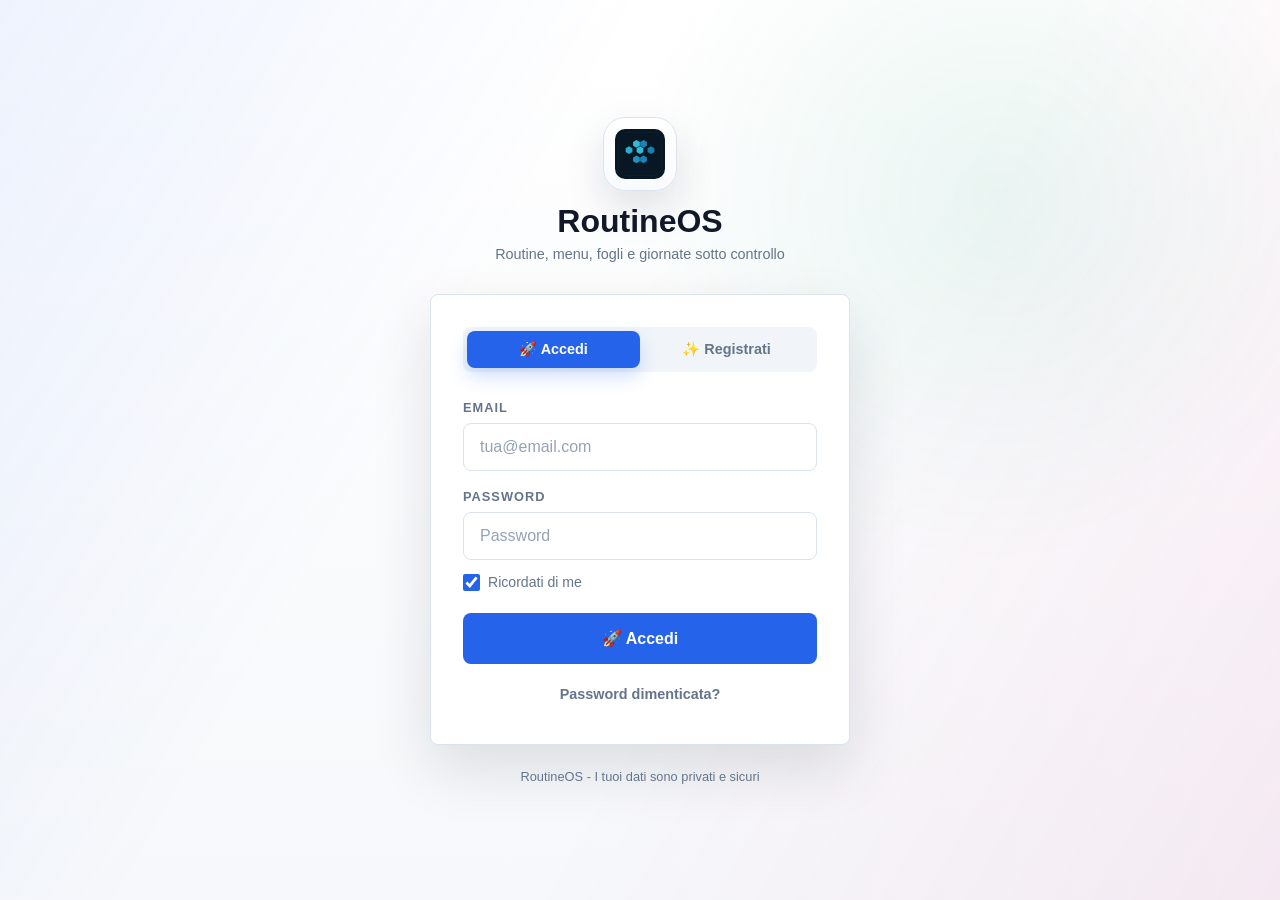
<file: frontend/spesa-extra.html>
﻿<!DOCTYPE html>
<html lang="it">
<head>
    <meta charset="UTF-8">
    <meta name="viewport" content="width=device-width, initial-scale=1.0">
    <title>RoutineOS - Spesa extra</title>
    <link rel="icon" type="image/png" sizes="16x16" href="favicon-16.png">
    <link rel="icon" type="image/png" sizes="32x32" href="favicon-32.png">
    <link rel="icon" href="favicon-v2.ico">
    <link rel="apple-touch-icon" sizes="180x180" href="apple-touch-icon.png">
    <link rel="manifest" href="site.webmanifest?v=routineos-pwa-2">
    <meta name="theme-color" content="#081724">
    <link rel="stylesheet" href="styles.css?v=routineos-visual-16">
</head>
<body>
    <div class="app-shell">
        <aside class="side-menu">
            <a href="index.html">🏠 Dashboard</a>
            <a href="routine.html">✅ Routine</a>
            <a href="sottoroutine.html">🧩 Sottoroutine</a>
            <a href="menu.html">🍽️ Menu</a>
            <div class="side-divider"></div>
            <div class="side-section sheets-side-section">
                <div class="side-sheet-list" data-sheets-nav>
                    <a href="fogli.html">📄 Foglio bianco</a>
                </div>
                <button class="side-add" type="button" onclick="quickAddSheet()" title="Aggiungi foglio">＋ Foglio</button>
            </div>
            <div class="side-divider"></div>
            <a href="statistiche.html">📊 Statistiche</a>
            <div class="side-divider"></div>
            <a href="profile.html">👤 Profilo</a>
            <button onclick="logout()">↪ Logout</button>
        </aside>

        <main class="container extra-shopping-page">
            <header class="extra-shopping-hero">
                <div>
                    <h1>Spesa extra</h1>
                    <p>Organizza gli acquisti fuori menu e manda in lista solo quello che vuoi davvero comprare.</p>
                </div>
                <div class="extra-hero-actions">
                    <button class="btn outline" onclick="createExtraColumn()">Nuova colonna</button>
                    <button class="btn primary" onclick="addExtraShoppingCard('da_comprare')">Aggiungi a Da comprare</button>
                </div>
            </header>

            <section class="extra-board-wrap">
                <div id="extra-shopping-board" class="extra-shopping-board"></div>
            </section>
        </main>
    </div>
    <script src="config.js?v=routineos-config-1"></script>

    <script src="script.js?v=routineos-api-21"></script>
</body>
</html>
</file>
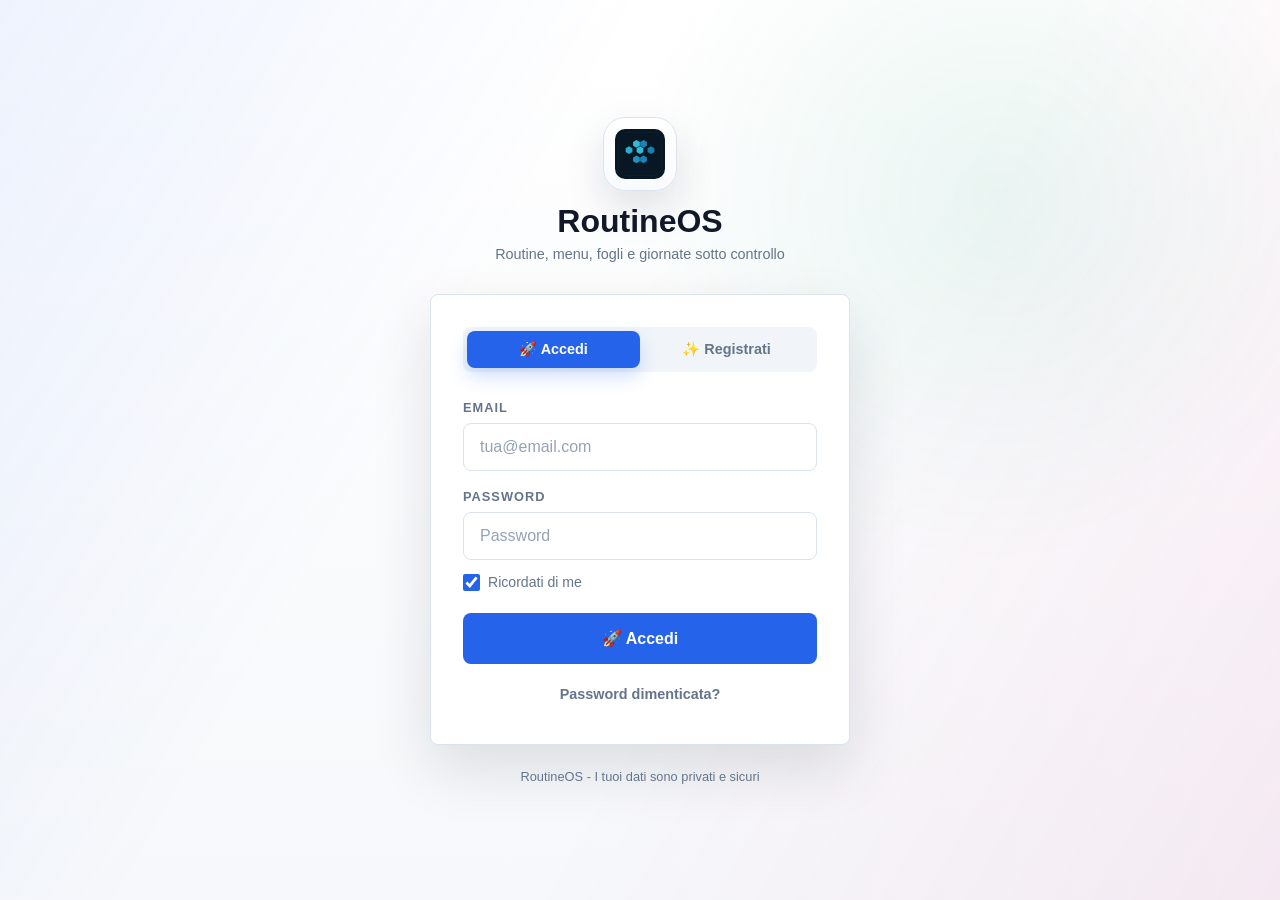
<file: frontend/statistiche.html>
﻿<!DOCTYPE html>
<html lang="it">
<head>
    <meta charset="UTF-8">
    <meta name="viewport" content="width=device-width, initial-scale=1.0">
    <title>RoutineOS - Statistiche</title>
    <link rel="icon" type="image/png" sizes="16x16" href="favicon-16.png">
    <link rel="icon" type="image/png" sizes="32x32" href="favicon-32.png">
    <link rel="icon" href="favicon-v2.ico">
    <link rel="apple-touch-icon" sizes="180x180" href="apple-touch-icon.png">
    <link rel="manifest" href="site.webmanifest?v=routineos-pwa-2">
    <meta name="theme-color" content="#081724">
    <link rel="stylesheet" href="styles.css?v=routineos-visual-17">
    <link rel="stylesheet" href="routineos-ui.css?v=routineos-ui-4">
</head>
<body class="routineos-page stats-page">
    <div class="app-shell">
        <aside class="side-menu">
            <a href="index.html">🏠 Dashboard</a>
            <a href="routine.html">✅ Routine</a>
            <a href="sottoroutine.html">🧩 Sottoroutine</a>
            <a href="menu.html">🍽️ Menu</a>
            <div class="side-divider"></div>
            <div class="side-section sheets-side-section">
                <div class="side-sheet-list" data-sheets-nav>
                    <a href="fogli.html">📄 Foglio bianco</a>
                </div>
                <button class="side-add" type="button" onclick="quickAddSheet()" title="Aggiungi foglio">＋ Foglio</button>
            </div>
            <div class="side-divider"></div>
            <a class="active" href="statistiche.html">📊 Statistiche</a>
            <div class="side-divider"></div>
            <a href="profile.html">👤 Profilo</a>
            <button onclick="logout()">↪ Logout</button>
        </aside>

        <main class="container">
            <header style="margin-bottom:30px; padding:10px 0;">
                <h1 style="margin:0;">Statistiche</h1>
                <p style="color:var(--dim); margin:6px 0 0;">Controlla continuità, salti e giustificazioni delle routine.</p>
                <button class="btn danger" style="margin-top:14px; width:auto;" onclick="clearStats()">Azzera statistiche</button>
            </header>

            <section class="stats-summary-grid">
                <article class="card stat-metric">
                    <span>Completate</span>
                    <strong id="stat-completed">0</strong>
                </article>
                <article class="card stat-metric">
                    <span>Giustificate</span>
                    <strong id="stat-justified">0</strong>
                </article>
                <article class="card stat-metric">
                    <span>Saltate</span>
                    <strong id="stat-missed">0</strong>
                </article>
                <article class="card stat-metric">
                    <span>Costanza</span>
                    <strong id="stat-rate">0%</strong>
                </article>
            </section>

            <section class="card">
                <header class="stats-section-head">
                    <div>
                        <h2>Giustificazioni preimpostate</h2>
                        <p>Usale quando salti una routine, cosi la statistica distingue un salto reale da un'assenza motivata.</p>
                    </div>
                    <button class="btn primary" onclick="addJustification()">Aggiungi</button>
                </header>
                <div id="justifications-list" class="justification-list"></div>
            </section>

            <section class="card">
                <header class="stats-section-head">
                    <div>
                        <h2>Grafici attivita</h2>
                        <p>Ogni attivita mostra completate, giustificate e saltate.</p>
                    </div>
                    <label class="stats-sort-control">
                        <span>Ordina per</span>
                        <select id="stats-sort" onchange="renderStatsPage()">
                            <option value="standard">Ordine routine</option>
                            <option value="completion-asc">Completezza crescente</option>
                            <option value="completion-desc">Completezza decrescente</option>
                        </select>
                    </label>
                </header>
                <div id="activity-charts" class="activity-charts"></div>
            </section>

            <section class="card">
                <header class="stats-section-head">
                    <div>
                        <h2>Calendario</h2>
                        <p>Verde: completata. Giallo: giustificata. Rosso: saltata.</p>
                    </div>
                    <input id="stats-month" type="month" onchange="renderStatsPage()" style="max-width:180px;">
                </header>
                <div id="stats-calendar" class="stats-calendar"></div>
                <div id="stats-day-detail" class="stats-day-detail"></div>
            </section>
        </main>
    </div>
    <script src="config.js?v=routineos-config-1"></script>

    <script src="script.js?v=routineos-api-21"></script>
    <script>
        document.addEventListener('DOMContentLoaded', () => {
            const month = document.getElementById('stats-month');
            if (month) month.value = new Date().toISOString().slice(0, 7);
            renderStatsPage();
        });
    </script>
</body>
</html>
</file>
<file: frontend/styles.css>
:root {
  --bg: #0f172a; --card: #1e293b; --accent: #3b82f6;
  --text: #f8fafc; --dim: #94a3b8; --danger: #ef4444; --success: #10b981;
}
body { background: var(--bg); color: var(--text); font-family: 'Segoe UI', Roboto, sans-serif; margin: 0; padding: 20px; line-height: 1.6; }
* { box-sizing: border-box; }
img, video, canvas, svg { max-width: 100%; }
button, input, select, textarea { max-width: 100%; font: inherit; }
:focus-visible { outline: 3px solid rgba(59, 130, 246, 0.85); outline-offset: 3px; }
.container { max-width: 1000px; margin: 0 auto; }
.card { background: var(--card); border-radius: 16px; padding: 24px; box-shadow: 0 10px 25px rgba(0,0,0,0.2); margin-bottom: 25px; border: 1px solid rgba(255,255,255,0.05); }
.btn { padding: 12px 24px; border-radius: 10px; border: none; font-weight: 600; cursor: pointer; transition: 0.3s cubic-bezier(0.4, 0, 0.2, 1); display: inline-flex; align-items: center; gap: 8px; }
.btn:hover { transform: translateY(-2px); filter: brightness(1.2); }
.btn.primary { background: var(--accent); color: white; }
.btn.outline { background: transparent; border: 1px solid var(--accent); color: var(--accent); }
.btn.danger { background: rgba(239, 68, 68, 0.1); color: var(--danger); border: 1px solid var(--danger); }
input, select { background: #0f172a; border: 1px solid #334155; color: white; padding: 12px; border-radius: 8px; width: 100%; box-sizing: border-box; }
table { width: 100%; border-collapse: collapse; margin-top: 15px; }
table { display: block; overflow-x: auto; -webkit-overflow-scrolling: touch; }
thead, tbody, tr { width: 100%; }
th { text-align: left; color: var(--dim); padding: 12px; font-size: 0.85rem; text-transform: uppercase; letter-spacing: 1px; }
td { padding: 12px; border-bottom: 1px solid #334155; }
.meal-box { border-left: 4px solid var(--accent); background: rgba(255,255,255,0.02); padding: 20px; border-radius: 0 12px 12px 0; margin-bottom: 20px; }
.meal-box { margin-bottom: 2rem; border-bottom: 1px solid #444; padding-bottom: 1rem; }
.card-item:hover { transform: translateY(-2px); transition: 0.2s; }
:root {
  --bg: #0f172a; 
  --card: #1e293b; 
  --accent: #3b82f6;
  --accent-rgb: 59, 130, 246; /* Versione RGB del tuo blu #3b82f6 */
  --text: #f8fafc; 
  --dim: #94a3b8; 
  --danger: #ef4444; 
  --success: #10b981;
}

/* Contenitore principale */
.info-container {
  display: flex;
  flex-direction: column;
  gap: 10px;
  margin-top: 12px;
}

/* Riga Data + Ora */
.datetime-row {
  display: flex;
  align-items: center;
  gap: 12px;
  flex-wrap: wrap;
}

#info-data {
  color: var(--dim);
  font-weight: 500;
  font-size: 1rem;
}

/* Orologio stile display digitale */
#info-ora {
  font-family: 'JetBrains Mono', 'Courier New', monospace;
  font-size: 1.2rem;
  font-weight: 700;
  color: var(--text);
  background: rgba(15, 23, 42, 0.6); /* Sfondo più scuro per contrasto */
  padding: 4px 14px;
  border-radius: 10px;
  border: 1px solid rgba(var(--accent-rgb), 0.3);
  box-shadow: 0 0 15px rgba(0, 0, 0, 0.3);
  letter-spacing: 1px;
  animation: glow-pulse 2s infinite alternate;
}

#saluto-dinamico {
    font-size: 0.85rem;
    font-weight: 700;
    text-transform: uppercase;
    letter-spacing: 2px;
    display: inline-block;
    padding-left: 2px;
}

/* Solo il testo sarà blu sfumato */
.testo-gradiente {
    background: linear-gradient(90deg, var(--accent), var(--dim));
    background-clip: text;
    -webkit-background-clip: text;
    -webkit-text-fill-color: transparent;
    color: var(--accent); /* Fallback */
}

/* L'emoji manterrà i suoi colori originali */
#saluto-dinamico span + text {
    -webkit-text-fill-color: initial; 
}

/* Animazione di pulsazione fluida */
@keyframes glow-pulse {
  from {
    border-color: rgba(var(--accent-rgb), 0.3);
    box-shadow: 0 0 5px rgba(var(--accent-rgb), 0.1);
  }
  to {
    border-color: rgba(var(--accent-rgb), 0.6);
    box-shadow: 0 0 15px rgba(var(--accent-rgb), 0.3);
  }
}

#log-container {
    display: block !important;
    opacity: 1 !important;
    visibility: visible !important;
    color: white; /* Assicurati che il testo non sia nero su sfondo nero */
}
#log-container::-webkit-scrollbar {
    width: 5px;
}
#log-container::-webkit-scrollbar-thumb {
    background: var(--accent);
    border-radius: 10px;
}

.app-shell {
  max-width: 1240px;
  margin: 0 auto;
  display: grid;
  grid-template-columns: 220px minmax(0, 1fr);
  gap: 24px;
  align-items: start;
}

.side-menu {
  position: sticky;
  top: 20px;
  background: rgba(30, 41, 59, 0.92);
  border: 1px solid rgba(255,255,255,0.08);
  border-radius: 12px;
  padding: 14px;
}

.side-menu-title {
  color: var(--dim);
  font-size: 0.75rem;
  font-weight: 700;
  letter-spacing: 1px;
  text-transform: uppercase;
  margin: 4px 6px 12px;
}

.side-menu a,
.side-menu button {
  width: 100%;
  display: flex;
  align-items: center;
  justify-content: flex-start;
  gap: 8px;
  color: var(--text);
  background: transparent;
  border: 0;
  border-radius: 8px;
  padding: 11px 12px;
  text-decoration: none;
  font: inherit;
  cursor: pointer;
}

.side-menu a:hover,
.side-menu button:hover,
.side-menu .active {
  background: rgba(59, 130, 246, 0.16);
  color: white;
}

.side-divider {
  height: 2px;
  background: linear-gradient(90deg, rgba(59, 130, 246, 0.05), rgba(148, 163, 184, 0.9), rgba(59, 130, 246, 0.05));
  margin: 16px 2px;
  position: relative;
  border-radius: 999px;
}

.side-divider::after {
  content: "";
  position: absolute;
  left: 50%;
  top: 50%;
  width: 6px;
  height: 6px;
  border-radius: 999px;
  background: #475569;
  transform: translate(-50%, -50%);
  box-shadow: 0 0 0 4px rgba(30, 41, 59, 0.95);
}

.side-section {
  display: grid;
  gap: 6px;
  padding: 4px 0;
}

.side-add {
  justify-content: center !important;
  padding: 9px 10px !important;
  font-size: 0.88rem !important;
  color: var(--accent) !important;
  border: 1px dashed rgba(59, 130, 246, 0.45) !important;
  background: rgba(59, 130, 246, 0.06) !important;
}

.side-sheet-list {
  display: grid;
  gap: 4px;
}

.side-sheet-list a {
  padding: 9px 12px;
  font-size: 0.9rem;
  color: var(--text);
  border: 1px solid transparent;
}

.side-sheet-list a.active {
  border-color: rgba(59, 130, 246, 0.35);
}

.stat-skip-btn {
  width: auto;
  min-width: 92px;
  padding: 7px 11px;
  font-size: 0.74rem;
  white-space: nowrap;
  justify-self: end;
  align-self: center;
}

.dashboard-section-head {
  display: flex;
  align-items: center;
  justify-content: space-between;
  gap: 12px;
  margin-bottom: 12px;
}

.dashboard-section-head h3 {
  margin: 0;
}

.dashboard-section-actions {
  display: flex;
  gap: 8px;
  flex-wrap: wrap;
  justify-content: flex-end;
}

.day-justify-btn {
  width: auto;
  min-width: 150px;
  padding: 9px 13px;
}

.scarico-controls {
  display: flex;
  flex-wrap: wrap;
  justify-content: flex-end;
  align-items: center;
}

.scarico-btn {
  width: auto;
  white-space: nowrap;
  line-height: 1.15;
  border-width: 1px !important;
}

.scarico-btn-annulla {
  border-color: rgba(239, 68, 68, 0.48) !important;
  color: #fca5a5 !important;
  background: rgba(239, 68, 68, 0.07) !important;
}

.scarico-btn-ripristina {
  border-color: rgba(245, 158, 11, 0.5) !important;
  color: #fcd34d !important;
  background: rgba(245, 158, 11, 0.07) !important;
}

.scarico-controls-meal {
  gap: 7px;
}

.scarico-controls-meal .scarico-btn {
  min-width: 118px;
  padding: 7px 10px;
  font-size: 0.73rem;
  font-weight: 750;
}

.scarico-controls-dish {
  gap: 6px;
}

.scarico-controls-dish .scarico-btn {
  min-width: 104px;
  padding: 6px 8px;
  font-size: 0.68rem;
  font-weight: 700;
}

.scarico-controls-ingredient {
  gap: 5px;
}

.scarico-controls-ingredient .scarico-btn {
  min-width: 88px;
  padding: 4px 6px;
  font-size: 0.6rem;
  font-weight: 650;
}

.scarico-btn:disabled {
  opacity: 0.4;
  cursor: not-allowed;
}

.shopping-item,
.task-row,
.card,
.meal-box {
  min-width: 0;
}

.extra-shopping-page {
  max-width: 1280px;
}

.extra-shopping-hero {
  display: flex;
  justify-content: space-between;
  align-items: flex-end;
  gap: 18px;
  margin-bottom: 22px;
  padding: 8px 0;
}

.extra-shopping-hero h1 {
  margin: 0;
}

.extra-shopping-hero p {
  color: var(--dim);
  margin: 6px 0 0;
}

.extra-hero-actions {
  display: flex;
  gap: 10px;
  flex-wrap: wrap;
  justify-content: flex-end;
}

.extra-board-wrap {
  overflow-x: auto;
  padding-bottom: 10px;
}

.extra-shopping-board {
  display: grid;
  grid-auto-flow: column;
  grid-auto-columns: minmax(230px, 1fr);
  gap: 14px;
  min-width: 1120px;
}

.extra-column {
  border: 1px solid #334155;
  border-radius: 10px;
  background: rgba(15, 23, 42, 0.48);
  padding: 12px;
  min-height: 520px;
  border-top: 4px solid var(--extra-column-color, #60a5fa);
}

.extra-column-head {
  display: flex;
  justify-content: space-between;
  gap: 10px;
  align-items: flex-start;
  margin-bottom: 12px;
}

.extra-column-head h2 {
  margin: 0;
  font-size: 0.98rem;
}

.extra-column-title-input {
  width: 100%;
  border: 0;
  border-radius: 7px;
  background: rgba(15, 23, 42, 0.55);
  color: var(--text);
  font-weight: 800;
  padding: 7px 8px;
}

.extra-column-head span {
  color: var(--dim);
  font-size: 0.78rem;
}

.extra-column-tools {
  display: flex;
  gap: 6px;
  align-items: center;
  justify-content: flex-end;
  flex-wrap: wrap;
}

.extra-color-input {
  width: 34px;
  min-width: 34px;
  height: 34px;
  border: 1px solid #334155;
  border-radius: 8px;
  padding: 2px;
  background: #0f172a;
  cursor: pointer;
}

.extra-add-btn {
  width: 34px;
  min-width: 34px;
  height: 34px;
  justify-content: center;
  padding: 0;
}

.extra-card-list {
  display: grid;
  gap: 10px;
}

.extra-card {
  border: 1px solid rgba(148, 163, 184, 0.26);
  border-radius: 8px;
  padding: 10px;
  background: rgba(30, 41, 59, 0.75);
  cursor: grab;
  box-shadow: inset 4px 0 0 var(--extra-column-color, #60a5fa);
}

.extra-card:active {
  cursor: grabbing;
}

.extra-card textarea {
  width: 100%;
  min-height: 78px;
  resize: vertical;
  border: 0;
  border-radius: 8px;
  background: rgba(15, 23, 42, 0.72);
  color: var(--text);
  padding: 10px;
  box-sizing: border-box;
  font: inherit;
}

.extra-card textarea:focus {
  outline: 1px solid rgba(59, 130, 246, 0.7);
}

.extra-card-footer {
  display: flex;
  justify-content: space-between;
  gap: 8px;
  margin-top: 9px;
}

.extra-card-action {
  border: 0;
  border-radius: 7px;
  background: rgba(59, 130, 246, 0.15);
  color: var(--text);
  padding: 7px 9px;
  cursor: pointer;
  font-size: 0.76rem;
}

.extra-card-action.danger {
  color: #fca5a5;
  background: rgba(239, 68, 68, 0.12);
}

.extra-empty {
  border: 1px dashed rgba(148, 163, 184, 0.35);
  border-radius: 8px;
  padding: 18px 12px;
  color: var(--dim);
  font-size: 0.82rem;
  text-align: center;
}

.shopping-extra-item {
  display: flex;
  align-items: center;
  justify-content: space-between;
  gap: 14px;
  padding: 15px;
  background: rgba(16, 185, 129, 0.09);
  border: 1px solid rgba(16, 185, 129, 0.3);
  border-radius: 12px;
  margin-bottom: 10px;
  border-left: 4px solid #10b981;
}

.shopping-extra-title {
  font-weight: 700;
  color: white;
  font-size: 1.02rem;
}

.shopping-extra-meta {
  color: var(--dim);
  font-size: 0.8rem;
}

.ai-menu-card {
  border-left: 5px solid #8b5cf6;
}

.ai-menu-head {
  display: flex;
  justify-content: space-between;
  gap: 16px;
  align-items: flex-start;
  margin-bottom: 16px;
}

.ai-menu-head h2 {
  margin: 0;
}

.ai-menu-head p,
.ai-menu-status {
  color: var(--dim);
  margin: 6px 0 0;
  font-size: 0.88rem;
}

.ai-menu-pill {
  border: 1px solid rgba(139, 92, 246, 0.45);
  color: #c4b5fd;
  background: rgba(139, 92, 246, 0.12);
  border-radius: 999px;
  padding: 7px 11px;
  font-size: 0.78rem;
  white-space: nowrap;
}

.ai-menu-textarea {
  width: 100%;
  box-sizing: border-box;
  resize: vertical;
  min-height: 120px;
  border-radius: 10px;
  background: rgba(15, 23, 42, 0.62);
  border: 1px solid #334155;
  color: var(--text);
  padding: 14px;
  font: inherit;
}

.ai-menu-textarea:focus {
  outline: none;
  border-color: rgba(139, 92, 246, 0.8);
  box-shadow: 0 0 0 3px rgba(139, 92, 246, 0.13);
}

.ai-menu-controls {
  display: grid;
  grid-template-columns: repeat(3, minmax(110px, 1fr)) minmax(150px, .8fr) auto;
  gap: 10px;
  align-items: end;
  margin-top: 12px;
}

.ai-menu-controls label {
  color: var(--dim);
  font-size: 0.8rem;
}

.ai-menu-check {
  display: flex;
  align-items: center;
  gap: 8px;
  color: var(--text) !important;
  border: 1px solid #334155;
  border-radius: 10px;
  background: rgba(15, 23, 42, 0.4);
  padding: 11px 12px;
}

.ai-menu-check input {
  width: auto;
}

.ai-menu-quick {
  display: flex;
  gap: 8px;
  flex-wrap: wrap;
  margin-top: 12px;
}

.ai-menu-results {
  display: grid;
  gap: 14px;
  margin-top: 16px;
}

.ai-menu-notes {
  display: flex;
  gap: 8px;
  flex-wrap: wrap;
}

.ai-menu-notes span {
  border: 1px solid #334155;
  background: rgba(15, 23, 42, 0.45);
  border-radius: 999px;
  color: var(--dim);
  padding: 7px 10px;
  font-size: 0.78rem;
}

.ai-plan-card,
.ai-menu-suggestions {
  border: 1px solid #334155;
  border-radius: 10px;
  background: rgba(15, 23, 42, 0.38);
  padding: 14px;
}

.ai-plan-card header,
.ai-menu-suggestions {
  display: grid;
  grid-template-columns: minmax(0, 1fr) auto;
  gap: 12px;
  align-items: start;
}

.ai-plan-card h3,
.ai-menu-suggestions h3 {
  margin: 0;
}

.ai-plan-card p,
.ai-menu-suggestions p {
  margin: 5px 0 0;
  color: var(--dim);
  font-size: 0.84rem;
}

.ai-meal-grid {
  display: grid;
  grid-template-columns: repeat(2, minmax(0, 1fr));
  gap: 10px;
  margin-top: 14px;
}

.ai-meal-preview {
  border: 1px solid rgba(51, 65, 85, 0.8);
  border-radius: 8px;
  background: rgba(30, 41, 59, 0.5);
  padding: 10px;
}

.ai-meal-preview strong,
.ai-meal-preview span {
  display: block;
}

.ai-meal-preview span {
  color: var(--dim);
  font-size: 0.8rem;
  margin-top: 4px;
}

.ai-suggestion-list {
  grid-column: 1 / -1;
  display: flex;
  gap: 8px;
  flex-wrap: wrap;
}

.ai-suggestion-list span {
  border: 1px solid rgba(16, 185, 129, 0.3);
  color: #bbf7d0;
  background: rgba(16, 185, 129, 0.1);
  border-radius: 999px;
  padding: 7px 10px;
  font-size: 0.78rem;
}

.stats-summary-grid {
  display: grid;
  grid-template-columns: repeat(4, minmax(0, 1fr));
  gap: 14px;
}

.stat-metric {
  margin-bottom: 0;
  min-width: 0;
  overflow: hidden;
}

.stat-metric span {
  color: var(--dim);
  font-size: 0.8rem;
  text-transform: uppercase;
  letter-spacing: 0.08em;
}

.stat-metric strong {
  display: block;
  font-size: 2rem;
  max-width: 100%;
  margin-top: 8px;
  overflow-wrap: anywhere;
}

.stats-section-head {
  display: flex;
  justify-content: space-between;
  gap: 16px;
  align-items: flex-start;
  margin-bottom: 18px;
}

.stats-section-head h2 {
  margin: 0;
}

.stats-section-head p {
  color: var(--dim);
  margin: 5px 0 0;
  font-size: 0.9rem;
}

.justification-list {
  display: grid;
  gap: 10px;
}

.justification-item {
  display: grid;
  grid-template-columns: 1fr auto;
  gap: 10px;
  align-items: center;
}

.activity-charts {
  display: grid;
  gap: 14px;
}

.activity-chart {
  display: grid;
  gap: 10px;
  padding: 14px;
  border: 1px solid #334155;
  border-radius: 10px;
  background: rgba(15, 23, 42, 0.35);
}

.activity-chart span {
  color: var(--dim);
  font-size: 0.84rem;
}

.stacked-bar {
  display: flex;
  height: 14px;
  overflow: hidden;
  border-radius: 999px;
  background: #0f172a;
  border: 1px solid #334155;
}

.stacked-bar span {
  display: block;
  min-width: 0;
}

.bar-completed { background: var(--success); }
.bar-justified { background: #f59e0b; }
.bar-missed { background: var(--danger); }

.chart-counts {
  display: flex;
  gap: 12px;
  flex-wrap: wrap;
}

.stats-calendar {
  display: grid;
  grid-template-columns: repeat(7, minmax(0, 1fr));
  gap: 8px;
}

.calendar-day {
  min-width: 0;
  min-height: 68px;
  border: 1px solid #334155;
  border-radius: 10px;
  padding: 9px;
  background: rgba(15, 23, 42, 0.45);
  display: flex;
  flex-direction: column;
  justify-content: space-between;
  color: inherit;
  cursor: pointer;
  text-align: left;
  overflow: hidden;
}

.calendar-day span {
  color: var(--dim);
  font-size: 0.78rem;
  min-width: 0;
  max-width: 100%;
  white-space: nowrap;
  overflow: hidden;
}

.calendar-counts {
  width: 100%;
  display: grid;
  grid-template-columns: repeat(3, minmax(0, 1fr));
  gap: 2px;
  text-align: center;
}

.calendar-counts small {
  display: block;
  min-width: 0;
  overflow: hidden;
  font-size: inherit;
  border-radius: 4px;
  padding: 1px;
}

.calendar-counts .completed { color: #047857; background: #ecfdf5; }
.calendar-counts .justified { color: #a16207; background: #fffbeb; }
.calendar-counts .missed { color: #b91c1c; background: #fef2f2; }

.stats-sort-control {
  display: grid;
  gap: 5px;
  min-width: 190px;
}

.stats-sort-control span {
  color: var(--dim);
  font-size: 0.78rem;
}

.dashboard-history-panel {
  margin-top: 18px;
  padding-top: 18px;
  border-top: 1px solid var(--border);
}

.historical-add-row {
  display: grid;
  grid-template-columns: minmax(0, 1fr) auto;
  gap: 10px;
  margin-top: 14px;
}

.calendar-day:disabled {
  cursor: default;
  opacity: 0.55;
}

.calendar-day.completed { border-color: rgba(16, 185, 129, 0.8); background: rgba(16, 185, 129, 0.12); }
.calendar-day.justified { border-color: rgba(245, 158, 11, 0.9); background: rgba(245, 158, 11, 0.12); }
.calendar-day.missed { border-color: rgba(239, 68, 68, 0.9); background: rgba(239, 68, 68, 0.12); }

.stats-day-detail {
  margin-top: 16px;
}

.stats-day-card {
  border: 1px solid #dbe3ef;
  border-radius: 14px;
  background: #ffffff;
  box-shadow: 0 18px 45px rgba(15, 23, 42, 0.08);
  padding: 16px;
}

.stats-day-head,
.stats-day-summary {
  display: flex;
  align-items: center;
  justify-content: space-between;
  gap: 12px;
  flex-wrap: wrap;
}

.stats-day-head span {
  color: var(--dim);
  font-size: 0.78rem;
  text-transform: uppercase;
  letter-spacing: 0.08em;
}

.stats-day-head strong {
  display: block;
  margin-top: 4px;
  color: #0f172a;
}

.stats-day-summary {
  justify-content: flex-start;
  margin: 14px 0;
}

.stats-day-summary span,
.stats-day-item {
  border-radius: 12px;
  border: 1px solid #e2e8f0;
  padding: 8px 10px;
}

.stats-day-summary .completed,
.stats-day-item.completed { background: #ecfdf5; border-color: #a7f3d0; }
.stats-day-summary .justified,
.stats-day-item.justified { background: #fffbeb; border-color: #fcd34d; }
.stats-day-summary .missed,
.stats-day-item.missed { background: #fef2f2; border-color: #fecaca; }

.stats-day-list {
  display: grid;
  gap: 10px;
}

.stats-day-item {
  display: grid;
  gap: 4px;
}

.stats-day-item strong {
  color: #0f172a;
}

.stats-day-item span,
.stats-day-item em {
  color: #64748b;
  font-size: 0.86rem;
}

.dashboard-grid {
  display: grid;
  grid-template-columns: minmax(0, 1.25fr) minmax(320px, 0.75fr);
  gap: 24px;
}

.task-list {
  display: grid;
  gap: 10px;
}

.task-row {
  display: grid;
  grid-template-columns: 32px minmax(0, 1fr);
  gap: 12px;
  align-items: start;
  padding: 13px;
  background: rgba(15, 23, 42, 0.44);
  border: 1px solid #334155;
  border-radius: 8px;
}

.task-row.stat-task-row {
  grid-template-columns: 32px minmax(0, 1fr) auto;
  align-items: center;
}

.task-row input[type="checkbox"] {
  width: 20px;
  height: 20px;
  margin-top: 2px;
}

.task-title {
  font-weight: 700;
  color: var(--text);
}

.task-meta {
  color: var(--dim);
  font-size: 0.78rem;
  margin-top: 3px;
}

.task-section {
  margin-top: 18px;
}

.task-section h3 {
  color: var(--accent);
  font-size: 0.9rem;
  letter-spacing: 1px;
  text-transform: uppercase;
}

.form-grid {
  display: grid;
  grid-template-columns: repeat(2, minmax(0, 1fr));
  gap: 14px;
}

.form-grid .full {
  grid-column: 1 / -1;
}

.editor-list {
  display: grid;
  gap: 10px;
  margin-top: 14px;
}

.editor-row {
  display: grid;
  grid-template-columns: minmax(0, 1fr) 42px;
  gap: 10px;
}

.drag-handle {
  width: 30px;
  min-width: 30px;
  height: 36px;
  display: inline-flex;
  align-items: center;
  justify-content: center;
  border: 1px solid #cbd5e1;
  border-radius: 10px;
  background: #f8fafc;
  color: transparent;
  cursor: grab;
  user-select: none;
  touch-action: none;
  -webkit-user-select: none;
  -webkit-user-drag: element;
  font-size: 0;
  position: relative;
  box-shadow: inset 0 1px 0 rgba(255, 255, 255, 0.7);
}

.drag-handle::before {
  content: "";
  width: 14px;
  height: 18px;
  background-image: radial-gradient(circle, #64748b 1.4px, transparent 1.7px);
  background-size: 6px 6px;
  background-position: 0 0;
  opacity: 0.9;
}

.drag-handle:active {
  cursor: grabbing;
}

.drag-drop-target {
  transition: border-color .15s ease, background .15s ease;
}

.drag-drop-target:hover {
  border-color: rgba(59, 130, 246, 0.55) !important;
}

@media (max-width: 900px) {
  body {
    padding: 12px;
  }

  .app-shell,
  .dashboard-grid,
  .form-grid {
    grid-template-columns: 1fr;
    gap: 14px;
  }

  .container {
    width: 100%;
    max-width: 100%;
  }

  .card {
    padding: 16px;
    border-radius: 10px;
  }

  .side-menu {
    position: static;
    display: grid;
    grid-template-columns: repeat(2, minmax(0, 1fr));
    gap: 8px;
  }

  .side-menu a,
  .side-menu button,
  .side-add {
    width: 100%;
    min-width: 0;
    justify-content: center;
    text-align: center;
  }

  .side-divider,
  .side-section {
    grid-column: 1 / -1;
  }

  .side-sheet-list {
    grid-template-columns: repeat(2, minmax(0, 1fr));
  }

  header[style*="display:flex"],
  section[style*="display:flex"],
  footer[style*="display:flex"] {
    flex-direction: column !important;
    align-items: stretch !important;
  }

  h1 {
    font-size: 1.9rem !important;
    line-height: 1.15;
  }

  .task-row.stat-task-row {
    grid-template-columns: 32px minmax(0, 1fr);
  }

  .stat-task-row .stat-skip-btn {
    grid-column: 2;
    justify-self: start;
  }

  .dashboard-section-head {
    align-items: stretch;
    flex-direction: column;
  }

  .day-justify-btn {
    width: 100%;
  }

  .extra-shopping-hero {
    align-items: stretch;
    flex-direction: column;
  }

  .extra-hero-actions {
    justify-content: stretch;
  }

  .extra-hero-actions .btn {
    width: 100%;
    justify-content: center;
  }

  .extra-shopping-board {
    grid-auto-flow: row;
    grid-auto-columns: unset;
    grid-template-columns: minmax(260px, 1fr);
    min-width: 0;
  }

  .ai-menu-head,
  .ai-plan-card header,
  .ai-menu-suggestions {
    grid-template-columns: 1fr;
    display: grid;
  }

  .ai-menu-controls,
  .ai-meal-grid {
    grid-template-columns: 1fr;
  }

  .extra-column {
    min-height: 260px;
  }

  .side-menu {
    position: static;
  }
}

@media (max-width: 640px) {
  body {
    padding: 8px;
  }

  .btn {
    width: 100%;
    justify-content: center;
    padding: 10px 12px;
  }

  .stats-summary-grid {
    grid-template-columns: repeat(2, minmax(0, 1fr));
    gap: 10px;
  }

  .stats-summary-grid .stat-metric {
    padding: 13px 11px;
  }

  .stat-metric span {
    display: block;
    font-size: 0.68rem;
    letter-spacing: 0.04em;
    overflow-wrap: anywhere;
  }

  .stat-metric strong {
    font-size: 1.55rem;
    line-height: 1.05;
  }

  .side-menu {
    grid-template-columns: 1fr;
  }

  .side-sheet-list {
    grid-template-columns: 1fr;
  }

  .datetime-row,
  .dashboard-card-actions,
  .extra-column-head,
  .sheet-toolbar {
    flex-direction: column;
    align-items: stretch;
  }

  .task-row,
  .task-row.stat-task-row {
    grid-template-columns: 28px minmax(0, 1fr);
  }

  .editor-row {
    grid-template-columns: 1fr !important;
  }

  .drag-handle {
    width: 100%;
    height: 30px;
  }

  .scarico-controls {
    justify-content: stretch;
    width: 100%;
  }

  .scarico-controls .scarico-btn {
    flex: 1 1 120px;
    min-width: 0;
  }

  .shopping-item {
    flex-direction: column !important;
    align-items: stretch !important;
  }

  .calendar-grid {
    grid-template-columns: repeat(4, minmax(0, 1fr));
  }

  .ai-menu-quick {
    grid-template-columns: 1fr;
    display: grid;
  }
}

/* RoutineOS visual refresh */
:root {
  --bg: #f6f8fb;
  --card: #ffffff;
  --accent: #2563eb;
  --accent-rgb: 37, 99, 235;
  --text: #111827;
  --dim: #64748b;
  --danger: #dc2626;
  --success: #059669;
  --warning: #d97706;
  --border: #e2e8f0;
  --surface: #ffffff;
  --surface-soft: #f8fafc;
  --shadow-sm: 0 1px 2px rgba(15, 23, 42, 0.06);
  --shadow-md: 0 14px 35px rgba(15, 23, 42, 0.08);
}

html {
  background: var(--bg);
}

body {
  background:
    linear-gradient(180deg, #ffffff 0, #f6f8fb 360px),
    var(--bg);
  color: var(--text);
  font-family: Inter, "Segoe UI", Roboto, Arial, sans-serif;
  padding: 24px;
  letter-spacing: 0;
}

label {
  display: inline-block;
  color: #475569;
  font-size: 0.82rem;
  font-weight: 700;
  margin-bottom: 7px;
}

.container {
  max-width: 1100px;
}

.card {
  background: rgba(255, 255, 255, 0.96);
  color: var(--text);
  border: 1px solid var(--border);
  border-radius: 8px;
  box-shadow: var(--shadow-sm);
  padding: 22px;
}

.card[style*="background:#0f172a"],
.card[style*="background: #0f172a"],
.card[style*="background:#1e293b"],
.card[style*="background: #1e293b"] {
  background: #ffffff !important;
  border-color: var(--border) !important;
  color: var(--text) !important;
}

.card:hover {
  box-shadow: var(--shadow-md);
}

.card header {
  border-color: var(--border) !important;
}

.app-shell {
  max-width: 1320px;
  grid-template-columns: 248px minmax(0, 1fr);
}

.side-menu {
  background: rgba(255, 255, 255, 0.9);
  border: 1px solid var(--border);
  border-radius: 8px;
  box-shadow: var(--shadow-md);
  backdrop-filter: blur(18px);
  padding: 12px;
}

.side-menu::before {
  content: "RoutineOS";
  display: flex;
  align-items: center;
  color: #0f172a;
  font-size: 1.18rem;
  font-weight: 900;
  min-height: 46px;
  margin: 2px 4px 12px;
  padding: 0 8px 0 38px;
  background: url("icona.svg") left center / 28px 28px no-repeat;
  border-bottom: 1px solid var(--border);
}

.side-menu a,
.side-menu button {
  color: #334155;
  border-radius: 8px;
  padding: 10px 12px;
  font-weight: 650;
}

.side-menu a:hover,
.side-menu button:hover,
.side-menu .active {
  background: #eff6ff;
  color: #1d4ed8;
}

.side-divider {
  height: 1px;
  background: linear-gradient(90deg, transparent, #cbd5e1, transparent);
  margin: 14px 4px;
}

.side-menu .side-divider {
  height: 1px !important;
  background: linear-gradient(90deg, transparent, #cbd5e1, transparent) !important;
  margin: 14px 4px !important;
  border-radius: 999px !important;
}

.side-divider::after {
  display: none;
}

.side-add {
  color: #1d4ed8 !important;
  border: 1px dashed #93c5fd !important;
  background: #eff6ff !important;
}

.side-sheet-list a {
  color: #334155;
}

.btn,
button {
  border-radius: 8px;
}

.btn {
  padding: 10px 16px;
  box-shadow: none;
}

.btn:hover {
  transform: translateY(-1px);
  filter: none;
  box-shadow: 0 8px 20px rgba(15, 23, 42, 0.1);
}

.btn.primary {
  background: #2563eb;
  color: #ffffff;
}

.btn.outline {
  background: #ffffff;
  border: 1px solid #cbd5e1;
  color: #1d4ed8;
}

.btn.danger {
  background: #fef2f2;
  border: 1px solid #fecaca;
  color: #b91c1c;
}

input,
select,
textarea {
  background: #ffffff;
  border: 1px solid #cbd5e1;
  color: var(--text);
  border-radius: 8px;
  box-shadow: 0 1px 0 rgba(15, 23, 42, 0.03);
}

input:focus,
select:focus,
textarea:focus {
  border-color: #60a5fa;
  box-shadow: 0 0 0 4px rgba(37, 99, 235, 0.12);
  outline: none;
}

textarea {
  resize: vertical;
}

th {
  color: #64748b;
  letter-spacing: 0;
}

td {
  border-bottom-color: var(--border);
}

.empty-state {
  background: #f8fafc !important;
  border-color: #cbd5e1 !important;
}

.task-row,
.dashboard-note-card,
.dashboard-comment-card,
.calendar-day,
.meal-box,
.extra-column,
.sheet-card,
.profile-panel,
.stat-card,
.ai-plan-card {
  background: #ffffff !important;
  border-color: var(--border) !important;
  border-radius: 8px !important;
  box-shadow: var(--shadow-sm);
}

.task-row:hover,
.dashboard-note-card:hover,
.dashboard-comment-card:hover,
.calendar-day:hover {
  border-color: #bfdbfe !important;
  box-shadow: 0 10px 24px rgba(15, 23, 42, 0.08);
}

.task-title {
  color: #0f172a;
}

.task-meta,
.dashboard-card-meta,
#info-data,
.profile-muted {
  color: var(--dim);
}

#stagione {
  color: #111827 !important;
  font-weight: 850;
}

#info-ora {
  background: #eff6ff;
  color: #1d4ed8;
  border: 1px solid #bfdbfe;
  box-shadow: none;
  animation: none;
}

.testo-gradiente {
  background: linear-gradient(90deg, #2563eb, #059669, #db2777);
  background-clip: text;
  -webkit-background-clip: text;
}

.shop-badge {
  background: #dcfce7 !important;
  color: #166534 !important;
}

.btn-check {
  background: #ecfdf5 !important;
  color: #047857 !important;
  border-color: #a7f3d0 !important;
}

#log-container {
  color: var(--text);
}

#log-container > div {
  border-bottom-color: var(--border) !important;
}

#log-container span,
#log-container div {
  color: inherit;
}

#log-container [style*="color:var(--dim)"] {
  color: var(--dim) !important;
}

@media (max-width: 900px) {
  body {
    padding: 12px;
  }

  .side-menu::before {
    grid-column: 1 / -1;
    margin-bottom: 6px;
  }
}

/* RoutineOS page-wide polish */
.card [style*="#334155"],
.card [style*="334155"] {
  border-color: var(--border) !important;
}

.card [style*="background:#1e293b"],
.card [style*="background: #1e293b"],
.card [style*="background:#0f172a"],
.card [style*="background: #0f172a"],
.card [style*="background:rgba(15,23,42"],
.card [style*="background: rgba(15,23,42"],
.card [style*="background:rgba(30,41,59"],
.card [style*="background: rgba(30,41,59"] {
  background: #ffffff !important;
  color: var(--text) !important;
  border-color: var(--border) !important;
}

.card h1,
.card h2,
.card h3,
main h1,
main h2,
main h3 {
  color: #0f172a;
  letter-spacing: 0;
}

.day-section,
.meal-card,
.meal-row,
.pasto-card,
.piatto-card,
.ingredient-row,
.routine-card,
.subroutine-card,
.saved-routine-card,
.saved-item,
.list-item,
.connection-row,
.soft-panel,
.portable-group,
.import-file,
.code-box,
.photo-loader,
.portable-check-list label,
.import-preview-row {
  background: #ffffff !important;
  color: var(--text) !important;
  border: 1px solid var(--border) !important;
  border-radius: 8px !important;
  box-shadow: var(--shadow-sm);
}

.day-header,
.meal-header,
.section-header {
  background: #f8fafc !important;
  color: #1d4ed8 !important;
  border-bottom: 1px solid var(--border) !important;
  letter-spacing: 0 !important;
}

.profile-chip,
.share-options label {
  background: #f8fafc !important;
  color: #334155 !important;
  border: 1px solid var(--border) !important;
}

.avatar-wrap {
  border-color: #ffffff !important;
  box-shadow: 0 14px 34px rgba(15, 23, 42, 0.18);
}

.bio-box,
.dashboard-input {
  background: #ffffff !important;
  color: var(--text) !important;
  border: 1px solid #cbd5e1 !important;
}

.photo-loader,
.import-file {
  background: #f8fafc !important;
  border-color: #cbd5e1 !important;
}

.portable-check-list label,
.import-preview-row {
  box-shadow: none;
}

.btn-cp {
  background: #f8fafc !important;
  color: #1d4ed8 !important;
  border-color: #bfdbfe !important;
  border-radius: 6px !important;
}

.btn-cp:hover {
  background: #eff6ff !important;
  color: #1d4ed8 !important;
}

.btn-del {
  background: #fef2f2 !important;
  color: #b91c1c !important;
  border-color: #fecaca !important;
}

.btn-del:hover {
  background: #dc2626 !important;
  color: #ffffff !important;
}

/* Planner ingredient visibility */
input[list],
.ingredient-row input,
.piatto-card input,
.meal-card input,
.day-section input,
.day-section select,
.day-section textarea,
#select-menu-to-edit {
  background: #ffffff !important;
  color: #111827 !important;
  border-color: #cbd5e1 !important;
}

input[list]::placeholder,
.day-section input::placeholder {
  color: #94a3b8 !important;
}

datalist option {
  color: #111827;
  background: #ffffff;
}

/* Modern dashboard checks */
.task-row {
  grid-template-columns: 44px minmax(0, 1fr);
  align-items: center;
  padding: 14px 16px;
  border-radius: 8px !important;
}

.task-row.stat-task-row {
  grid-template-columns: 44px minmax(0, 1fr) auto;
}

.task-row input[type="checkbox"] {
  appearance: none;
  -webkit-appearance: none;
  width: 28px;
  height: 28px;
  margin: 0;
  border-radius: 999px;
  border: 2px solid #cbd5e1;
  background: #ffffff;
  display: grid;
  place-items: center;
  cursor: pointer;
  transition: background .16s ease, border-color .16s ease, box-shadow .16s ease, transform .16s ease;
}

.task-row input[type="checkbox"]::after {
  content: "";
  width: 7px;
  height: 12px;
  border: solid #ffffff;
  border-width: 0 2px 2px 0;
  transform: rotate(45deg) scale(0);
  transform-origin: center;
  transition: transform .16s ease;
}

.task-row input[type="checkbox"]:checked {
  background: #2563eb;
  border-color: #2563eb;
  box-shadow: 0 8px 18px rgba(37, 99, 235, 0.22);
}

.task-row input[type="checkbox"]:checked::after {
  transform: rotate(45deg) scale(1);
}

.task-row input[type="checkbox"]:hover {
  border-color: #60a5fa;
  transform: translateY(-1px);
}

.task-row:has(input[type="checkbox"]:checked) {
  background: #f8fafc !important;
  border-color: #bfdbfe !important;
}

.task-row:has(input[type="checkbox"]:checked) .task-title {
  color: #475569;
}

@media (max-width: 640px) {
  .task-row,
  .task-row.stat-task-row {
    grid-template-columns: 40px minmax(0, 1fr);
  }

  .dashboard-section-actions {
    display: grid;
    grid-template-columns: 1fr;
  }

  .stats-calendar {
    gap: 4px;
  }

  .calendar-day {
    min-height: 72px;
    padding: 5px 3px;
    border-radius: 7px;
  }

  .calendar-day span {
    font-size: 0.62rem;
  }

  .calendar-counts {
    grid-template-columns: 1fr;
    gap: 1px;
  }

  .historical-add-row {
    grid-template-columns: 1fr;
  }
}

/* Stronger RoutineOS restyling for the main product pages */
.routineos-page {
  background:
    linear-gradient(180deg, #ffffff 0, #f6f8fb 320px),
    #f6f8fb;
}

.routineos-page .app-shell {
  gap: 28px;
}

.routineos-page main.container > header {
  background: rgba(255, 255, 255, 0.88);
  border: 1px solid var(--border);
  border-radius: 8px;
  box-shadow: var(--shadow-sm);
  padding: 22px !important;
  margin-bottom: 18px !important;
}

.routineos-page main.container > header h1 {
  font-size: 2.05rem;
  font-weight: 850;
  color: #0f172a;
}

.routineos-page main.container > header p {
  max-width: 760px;
}

.routine-page main.container > header h1::before { content: "✅ "; }
.subroutine-page main.container > header h1::before { content: "🧩 "; }
.menu-page main.container > header h1::before { content: "🍽️ "; }
.stats-page main.container > header h1::before { content: "📊 "; }
.profile-page main.container > header h1::before { content: "👤 "; }
.planner-page main.container > header h1::before { content: "🗓️ "; }

.routineos-page .card {
  border-radius: 8px !important;
  border: 1px solid #dbe3ef !important;
  box-shadow: 0 10px 30px rgba(15, 23, 42, 0.06);
}

.routineos-page .card:hover {
  box-shadow: 0 16px 38px rgba(15, 23, 42, 0.09);
}

.routineos-page .form-grid,
.routineos-page .form-grid-2,
.routineos-page .ai-menu-controls {
  gap: 16px;
}

.routineos-page .form-grid > div,
.routineos-page .form-grid-2 > div,
.routineos-page .ai-menu-controls label,
.routineos-page .input-group {
  background: #f8fafc;
  border: 1px solid #e2e8f0;
  border-radius: 8px;
  padding: 12px;
}

.routineos-page .form-grid .full,
.routineos-page .form-grid-2 .full,
.routineos-page .bio-editor {
  background: #f8fafc;
  border: 1px solid #e2e8f0;
  border-radius: 8px;
  padding: 12px;
}

.routineos-page .editor-list {
  gap: 12px;
}

.routineos-page .editor-row {
  background: #ffffff;
  border: 1px solid #e2e8f0;
  border-radius: 8px;
  padding: 10px;
  box-shadow: var(--shadow-sm);
}

.routineos-page .drag-handle {
  background: #f1f5f9;
  border-color: #cbd5e1;
  color: #64748b;
}

.routineos-page .task-list {
  gap: 12px;
}

.routineos-page .task-list:empty::before {
  content: "Nessun elemento da mostrare.";
  display: block;
  color: var(--dim);
  background: #f8fafc;
  border: 1px dashed #cbd5e1;
  border-radius: 8px;
  padding: 18px;
}

.menu-page .card[style*="display:flex"] {
  background: #ffffff !important;
  border: 1px solid #dbe3ef !important;
  padding: 16px !important;
}

.menu-page .ai-menu-card {
  border-top: 4px solid #2563eb !important;
}

.menu-page #active-menu-display,
.menu-page #shopping-list,
.stats-page .activity-charts,
.stats-page .justification-list {
  background: #f8fafc;
  border: 1px solid #e2e8f0;
  border-radius: 8px;
  padding: 12px;
}

.stats-summary-grid .stat-metric {
  background: linear-gradient(180deg, #ffffff, #f8fafc) !important;
  border-top: 4px solid #2563eb !important;
}

.stat-metric strong {
  color: #0f172a;
}

.profile-page .profile-stack {
  max-width: 1120px;
}

.profile-page .profile-hero {
  border: 1px solid #dbe3ef !important;
  box-shadow: 0 14px 34px rgba(15, 23, 42, 0.08);
}

.profile-page .profile-cover {
  height: 150px;
}

.profile-page .section-head {
  border-bottom: 1px solid #e2e8f0;
  padding-bottom: 14px;
}

.profile-page .code-box,
.profile-page .soft-panel,
.profile-page .portable-group,
.profile-page .import-file,
.profile-page .connection-row {
  box-shadow: 0 1px 2px rgba(15, 23, 42, 0.04);
}

.planner-page .day-section {
  overflow: visible;
}

.planner-page .day-header {
  border-radius: 8px 8px 0 0;
}

.planner-ingredient-row {
  border-radius: 8px;
  padding: 7px;
  border: 1px solid #e2e8f0;
}

.planner-ingredient-row.is-linked {
  background: #eff6ff;
  border-color: #bfdbfe;
}

.planner-ingredient-row.is-unlinked {
  background: #fffbeb;
  border-color: #fde68a;
}

.planner-ingredient-input.is-linked {
  color: #1d4ed8 !important;
  background: #ffffff !important;
  border: 1px solid #93c5fd !important;
  font-weight: 750;
}

.planner-ingredient-input.is-unlinked {
  color: #92400e !important;
  background: #ffffff !important;
  border: 1px solid #f59e0b !important;
  font-weight: 750;
}

.planner-ingredient-badge {
  justify-self: start;
  white-space: nowrap;
  border-radius: 999px;
  padding: 4px 8px;
  font-size: 0.68rem;
  font-weight: 800;
}

.planner-ingredient-badge.is-linked {
  background: #dbeafe;
  color: #1d4ed8;
}

.planner-ingredient-badge.is-unlinked {
  background: #fef3c7;
  color: #92400e;
}

.planner-drop-btn {
  border: 1px solid #60a5fa;
  background: #eff6ff;
  color: #1d4ed8;
  border-radius: 999px;
  box-sizing: border-box;
  display: inline-flex;
  align-items: center;
  justify-content: center;
  min-width: 44px;
  height: 30px;
  padding: 0 10px;
  font-size: 0.7rem;
  line-height: 1;
  font-weight: 850;
  white-space: nowrap;
}

.planner-days-editor {
  display: flex;
  flex-wrap: wrap;
  gap: 8px;
  margin-top: 12px;
}

.planner-day-chip {
  display: inline-flex;
  align-items: center;
  gap: 6px;
  border: 1px solid #dbeafe;
  background: #eff6ff;
  color: #1d4ed8;
  border-radius: 999px;
  padding: 6px 8px;
}

.planner-day-chip input {
  width: 132px;
  min-width: 90px;
  border: 0;
  background: transparent;
  color: #1e3a8a;
  font-weight: 800;
  padding: 2px;
}

.planner-day-chip button {
  border: 0;
  background: #fee2e2;
  color: #b91c1c;
  border-radius: 999px;
  width: 22px;
  height: 22px;
  cursor: pointer;
}

.share-preview-card.is-detailed {
  display: flex;
  flex-direction: column;
  gap: 10px;
  align-items: stretch;
}

.share-preview-card-head {
  display: flex;
  align-items: center;
  justify-content: space-between;
  gap: 10px;
  color: #0f172a;
}

.share-preview-items {
  display: grid;
  gap: 8px;
  max-height: 260px;
  overflow: auto;
  padding-right: 2px;
}

.share-preview-item {
  display: grid;
  grid-template-columns: auto minmax(0, 1fr);
  gap: 10px;
  align-items: start;
  padding: 10px;
  border: 1px solid #e2e8f0;
  border-radius: 8px;
  background: #f8fafc;
  color: #0f172a;
}

.share-preview-item span {
  display: grid;
  gap: 4px;
  min-width: 0;
}

.share-preview-item small,
.share-preview-item em {
  color: #64748b;
  font-style: normal;
  white-space: pre-wrap;
  overflow-wrap: anywhere;
}

.share-preview-item em {
  font-size: 0.78rem;
  line-height: 1.35;
}

.saved-routine-row {
  grid-template-columns: 20px minmax(0, 1fr) auto !important;
}

.routine-date-meta {
  display: flex;
  gap: 7px;
  flex-wrap: wrap;
  align-items: center;
}

.routine-date-meta span {
  min-width: 0;
}

.activity-time-input {
  min-width: 0;
  width: 100%;
  padding-left: 6px;
  padding-right: 6px;
}

.activity-title-input {
  min-width: 0;
  width: 100%;
}

.routine-editor-row {
  grid-template-columns: 30px 96px minmax(220px, 1fr) auto 38px !important;
}

.subroutine-editor-row {
  grid-template-columns: 30px 96px minmax(220px, 1fr) 142px auto 38px !important;
}

.dashboard-movable-card .drag-handle {
  margin-top: 2px;
  flex: 0 0 auto;
}

.dashboard-card-buttons {
  display: flex;
  gap: 6px;
  flex-wrap: wrap;
  justify-content: flex-end;
}

.dashboard-card-buttons .btn {
  padding: 7px 9px;
  font-size: 0.78rem;
}

.mobile-menu-toggle,
.mobile-menu-backdrop {
  display: none;
}

@media (max-width: 900px) {
  body {
    padding: 14px;
    padding-top: 74px;
  }

  .app-shell {
    display: block;
    max-width: none;
  }

  .container {
    width: 100%;
    max-width: 100%;
  }

  .mobile-menu-toggle {
    display: inline-flex;
    position: fixed;
    left: 12px;
    top: 14px;
    z-index: 1200;
    align-items: center;
    gap: 8px;
    min-height: 44px;
    padding: 0 14px;
    border: 1px solid var(--border);
    border-radius: 999px;
    background: #ffffff;
    color: #0f172a;
    box-shadow: var(--shadow-md);
    font-weight: 800;
  }

  .mobile-menu-backdrop {
    position: fixed;
    inset: 0;
    z-index: 1090;
    background: rgba(15, 23, 42, 0.35);
  }

  body.side-menu-open .mobile-menu-backdrop {
    display: block;
  }

  .side-menu {
    position: fixed;
    z-index: 1100;
    top: 0;
    bottom: 0;
    left: 0;
    width: min(82vw, 310px);
    max-height: none;
    overflow-y: auto;
    border-radius: 0 14px 14px 0;
    transform: translateX(-105%);
    transition: transform 0.22s ease;
  }

  .side-menu::before {
    justify-content: flex-start;
    min-height: 58px;
    margin-left: 14px;
    margin-right: 14px;
    padding-left: 126px;
    padding-right: 10px;
    background-position: 84px center;
    background-size: 26px 26px;
    text-align: left;
  }

  body.side-menu-open .side-menu {
    transform: translateX(0);
  }
}

@media (max-width: 760px) {
  .planner-page header,
  .planner-page header > div,
  .planner-page .card > div[style*="display:flex"],
  .planner-page .actions-footer {
    display: grid !important;
    grid-template-columns: 1fr !important;
    gap: 12px !important;
  }

  .planner-page .card > div[style*="grid-template-columns"] {
    grid-template-columns: 1fr !important;
  }

  #select-menu-to-edit,
  #plan-name,
  #plan-start,
  #plan-end,
  #btn-elimina-piano {
    min-width: 0;
    width: 100% !important;
  }

  .planner-ingredient-row {
    grid-template-columns: 22px minmax(0, 1fr) 24px !important;
    gap: 6px !important;
    padding: 8px !important;
    align-items: center !important;
  }

  .planner-page .drag-handle {
    width: 22px;
    min-width: 22px;
    height: 32px;
    border-radius: 8px;
    font-size: 0;
    padding: 0;
  }

  .planner-page .drag-handle::before {
    content: "⋮";
    font-size: 16px;
    line-height: 1;
  }

  .planner-page .meal-box > div:first-child,
  .planner-page .drag-drop-target > div:first-child {
    align-items: stretch !important;
    gap: 6px !important;
  }

  .planner-page .meal-box > div:first-child > div,
  .planner-page .drag-drop-target > div:first-child > div {
    flex: 1 1 auto;
    min-width: 0;
  }

  .planner-page .meal-box input[type="text"],
  .planner-page .drag-drop-target input[type="text"],
  .planner-ingredient-input {
    min-width: 0;
    width: 100% !important;
    max-width: 100%;
  }

  .planner-ingredient-row .drag-handle {
    grid-column: 1;
    grid-row: 1 / 4;
    align-self: stretch;
    height: auto;
  }

  .planner-ingredient-row .planner-ingredient-input {
    grid-column: 2;
    grid-row: 1;
    min-height: 36px;
    font-size: 0.82rem !important;
  }

  .planner-page .btn-cp {
    padding: 4px 6px !important;
    font-size: 0.68rem !important;
    white-space: nowrap;
  }

  .planner-drop-btn {
    min-width: 40px;
    height: 28px;
    padding: 0 8px;
    font-size: 0.64rem;
  }

  .planner-ingredient-row input[type="number"] {
    grid-column: 2;
    grid-row: 2;
    min-width: 0;
    width: min(96px, 42vw) !important;
    padding-left: 6px;
    padding-right: 6px;
  }

  .planner-ingredient-row .planner-unit-label {
    grid-column: 2;
    grid-row: 2;
    justify-self: start;
    margin-left: min(104px, 45vw);
  }

  .planner-ingredient-badge {
    grid-column: 2;
    grid-row: 3;
    justify-self: start;
    padding: 3px 7px;
    font-size: 0.62rem;
  }

  .planner-ingredient-row .planner-drop-btn {
    grid-column: 2;
    grid-row: 3;
    justify-self: end;
  }

  .planner-ingredient-row .btn-del {
    grid-column: 3;
    grid-row: 1;
    justify-self: end;
  }

  .planner-page .drag-handle::before {
    content: "" !important;
    width: 12px;
    height: 17px;
    background-size: 5px 5px;
  }
}

@media (max-width: 520px) {
  .routineos-page main.container > header,
  .routineos-page .section-head,
  .routineos-page .task-row,
  .routineos-page .connection-row,
  .routineos-page .portable-actions,
  .routineos-page .share-options {
    gap: 10px !important;
  }

  .routineos-page .share-options label {
    flex: 1 1 132px;
    justify-content: center;
  }

  .routineos-page .editor-row {
    grid-template-columns: 22px 68px minmax(0, 1fr) 30px !important;
    gap: 6px !important;
  }

  .routineos-page .editor-row .drag-handle {
    width: 22px;
    min-width: 22px;
    height: 32px;
  }

  .routineos-page .subroutine-editor-row {
    grid-template-columns: 22px 68px minmax(0, 1fr) 30px !important;
  }

  .routineos-page .subroutine-editor-row select {
    grid-column: 3 / 5;
    grid-row: 2;
    min-width: 0;
  }

  .routineos-page .activity-time-input {
    font-size: 0.7rem;
    padding-left: 2px;
    padding-right: 1px;
  }

  .routineos-page .activity-title-input {
    min-width: 0;
    width: 100% !important;
  }

  .routineos-page .routine-drop-btn {
    grid-column: 3;
    grid-row: 2;
    justify-self: start;
    min-width: 40px;
    height: 28px;
    padding: 0 8px;
    font-size: 0.62rem;
  }

  .routineos-page .subroutine-editor-row .routine-drop-btn {
    grid-column: 1 / 3;
    grid-row: 2;
    justify-self: start;
  }

  .routineos-page .connection-row {
    grid-template-columns: 1fr !important;
    align-items: stretch !important;
  }

  .routineos-page .connection-actions {
    justify-content: stretch !important;
  }

  .routineos-page .connection-actions .btn {
    flex: 1 1 120px;
  }

  .routineos-page .saved-routine-row {
    grid-template-columns: 1fr !important;
    align-items: stretch;
  }

  .routineos-page .saved-routine-row > span:first-child {
    display: none;
  }

  .routineos-page .saved-routine-row > span:last-child {
    justify-content: stretch !important;
  }

  .routineos-page .saved-routine-row .btn {
    flex: 1 1 120px;
  }

  .routine-date-meta {
    display: grid;
    grid-template-columns: 1fr;
    gap: 3px;
    word-break: break-word;
  }
}
</file>
<file: frontend/routineos-ui.css>
body.routineos-page {
  background:
    linear-gradient(180deg, #ffffff 0, #f7f9fc 280px),
    #f7f9fc !important;
  color: #111827 !important;
}

body.routineos-page .app-shell {
  max-width: 1380px;
  gap: 30px;
}

body.routineos-page .side-menu {
  background: rgba(255, 255, 255, 0.94) !important;
  border: 1px solid #dbe3ef !important;
  border-radius: 14px !important;
  box-shadow: 0 18px 45px rgba(15, 23, 42, 0.10) !important;
}

body.routineos-page .side-menu::before {
  content: "RoutineOS";
  color: #0f172a !important;
  font-size: 1.18rem !important;
  font-weight: 900 !important;
  background-image: url("icona.svg") !important;
  background-position: left center !important;
  background-repeat: no-repeat !important;
  background-size: 28px 28px !important;
}

body.routineos-page .side-menu a,
body.routineos-page .side-menu button {
  color: #334155 !important;
  border-radius: 12px !important;
}

body.routineos-page .side-menu a:hover,
body.routineos-page .side-menu button:hover,
body.routineos-page .side-menu .active {
  background: #eff6ff !important;
  color: #1d4ed8 !important;
}

body.routineos-page main.container > header {
  background:
    linear-gradient(135deg, rgba(37, 99, 235, 0.09), rgba(5, 150, 105, 0.06)),
    #ffffff !important;
  border: 1px solid #dbe3ef !important;
  border-radius: 16px !important;
  box-shadow: 0 18px 45px rgba(15, 23, 42, 0.08) !important;
  padding: 26px !important;
  margin-bottom: 22px !important;
}

body.routineos-page main.container > header h1 {
  color: #0f172a !important;
  font-size: 2.15rem !important;
  font-weight: 900 !important;
  letter-spacing: 0 !important;
}

body.routineos-page main.container > header p {
  color: #64748b !important;
  font-size: 0.98rem !important;
}

body.routineos-page .card {
  background: #ffffff !important;
  border: 1px solid #dbe3ef !important;
  border-radius: 16px !important;
  box-shadow: 0 12px 34px rgba(15, 23, 42, 0.07) !important;
  color: #111827 !important;
}

body.routineos-page .card:hover {
  box-shadow: 0 18px 48px rgba(15, 23, 42, 0.10) !important;
}

body.routineos-page .card h2,
body.routineos-page .card h3,
body.routineos-page main h2,
body.routineos-page main h3 {
  color: #0f172a !important;
  letter-spacing: 0 !important;
}

body.routineos-page label {
  color: #475569 !important;
  font-weight: 750 !important;
  letter-spacing: 0 !important;
}

body.routineos-page input,
body.routineos-page select,
body.routineos-page textarea {
  background: #ffffff !important;
  color: #111827 !important;
  border: 1px solid #cbd5e1 !important;
  border-radius: 12px !important;
}

body.routineos-page input:focus,
body.routineos-page select:focus,
body.routineos-page textarea:focus {
  border-color: #60a5fa !important;
  box-shadow: 0 0 0 4px rgba(37, 99, 235, 0.12) !important;
}

body.routineos-page .form-grid,
body.routineos-page .form-grid-2 {
  gap: 16px !important;
}

body.routineos-page .form-grid > div,
body.routineos-page .form-grid-2 > div,
body.routineos-page .input-group,
body.routineos-page .bio-editor,
body.routineos-page .ai-menu-controls label {
  background: #f8fafc !important;
  border: 1px solid #e2e8f0 !important;
  border-radius: 14px !important;
  padding: 13px !important;
}

body.routineos-page .btn {
  border-radius: 12px !important;
}

body.routineos-page .btn.primary {
  background: #2563eb !important;
  color: #ffffff !important;
}

body.routineos-page .btn.outline {
  background: #ffffff !important;
  border-color: #cbd5e1 !important;
  color: #1d4ed8 !important;
}

body.routineos-page .btn.danger {
  background: #fef2f2 !important;
  border-color: #fecaca !important;
  color: #b91c1c !important;
}

body.routineos-page .editor-row,
body.routineos-page .task-row,
body.routineos-page .connection-row,
body.routineos-page .soft-panel,
body.routineos-page .portable-group,
body.routineos-page .import-file,
body.routineos-page .code-box,
body.routineos-page .photo-loader,
body.routineos-page .day-section {
  background: #ffffff !important;
  border: 1px solid #e2e8f0 !important;
  border-radius: 14px !important;
  box-shadow: 0 1px 2px rgba(15, 23, 42, 0.05) !important;
  color: #111827 !important;
}

body.routineos-page .editor-row {
  padding: 10px !important;
}

body.routineos-page .drag-handle {
  background: #f1f5f9 !important;
  border-color: #cbd5e1 !important;
  color: transparent !important;
  border-radius: 10px !important;
}

body.routineos-page .profile-cover {
  border-radius: 16px 16px 0 0;
}

body.routineos-page .profile-chip,
body.routineos-page .share-options label {
  background: #f8fafc !important;
  color: #334155 !important;
  border: 1px solid #e2e8f0 !important;
}

body.routineos-page .stats-summary-grid .stat-metric {
  background: linear-gradient(180deg, #ffffff, #f8fafc) !important;
  border-top: 4px solid #2563eb !important;
}

body.routineos-page .day-header {
  background: #f8fafc !important;
  color: #1d4ed8 !important;
  border-bottom: 1px solid #e2e8f0 !important;
}

body.routineos-page #active-menu-display,
body.routineos-page #shopping-list,
body.routineos-page #activity-charts,
body.routineos-page #justifications-list,
body.routineos-page #stats-calendar {
  background: #f8fafc !important;
  border: 1px solid #e2e8f0 !important;
  border-radius: 14px !important;
  padding: 14px !important;
}

body.routineos-page .planner-ingredient-row.is-linked {
  background: #eff6ff !important;
  border: 1px solid #93c5fd !important;
}

body.routineos-page .planner-ingredient-row.is-unlinked {
  background: #fffbeb !important;
  border: 1px solid #f59e0b !important;
}

@media (max-width: 900px) {
  body.routineos-page .side-menu::before {
    padding-left: 126px !important;
    padding-right: 10px !important;
    background-position: 84px center !important;
    background-size: 26px 26px !important;
  }
}

body.routineos-page .planner-ingredient-input.is-linked {
  color: #1d4ed8 !important;
  border-color: #93c5fd !important;
  font-weight: 800 !important;
}

body.routineos-page .planner-ingredient-input.is-unlinked {
  color: #92400e !important;
  border-color: #f59e0b !important;
  font-weight: 800 !important;
}

body.routineos-page .planner-ingredient-badge {
  border-radius: 999px;
  font-size: 0.68rem;
  font-weight: 850;
  padding: 4px 8px;
}

body.routineos-page .planner-ingredient-badge.is-linked {
  background: #dbeafe !important;
  color: #1d4ed8 !important;
}

body.routineos-page .planner-ingredient-badge.is-unlinked {
  background: #fef3c7 !important;
  color: #92400e !important;
}

@media (max-width: 900px) {
  body.routineos-page main.container > header {
    padding: 20px !important;
  }
}
</file>
